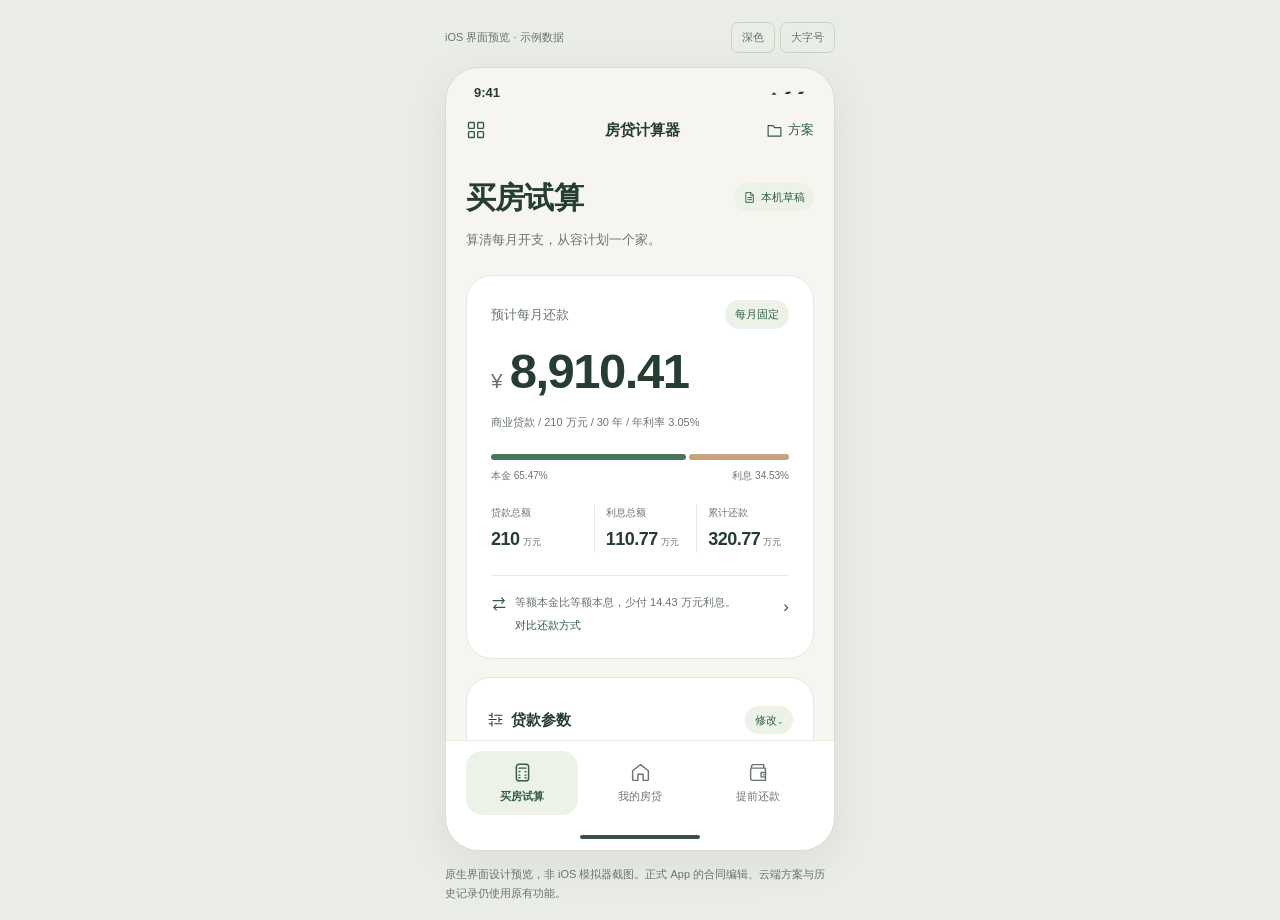
<file: Design/mortgage-v2/index.html>
<!doctype html>
<html lang="zh-CN">
<head>
<meta charset="utf-8">
<meta name="viewport" content="width=device-width,initial-scale=1">
<title>房贷 · iOS 新版界面预览</title>
<style>:root{color-scheme:light;font-family:-apple-system,BlinkMacSystemFont,"Segoe UI","Microsoft YaHei",sans-serif;background:#eaece6;color:#263d32}
*{box-sizing:border-box}body{margin:0;padding:22px 16px 18px}button,input,select{font:inherit}button{cursor:pointer;color:inherit}button:focus-visible,input:focus-visible,select:focus-visible{outline:2px solid #568b62;outline-offset:3px}[hidden]{display:none!important}.symbols{position:absolute;width:0;height:0;overflow:hidden}
.preview-tools{max-width:390px;margin:0 auto 14px;display:flex;justify-content:space-between;align-items:center;gap:12px;font-size:11px;color:#68756b}.preview-tools>div{display:flex;gap:5px}.preview-tools button{padding:7px 10px;border:1px solid #cbd2c7;border-radius:7px;background:transparent;font-size:11px;white-space:nowrap}.preview-tools button[aria-pressed=true]{background:#315e48;color:#fff;border-color:#315e48}
.phone{--bg:#f6f5f0;--surface:#fff;--input:#f5f5f0;--ink:#263d32;--sub:#6b756d;--line:#e7e9e1;--accent:#315e48;--tint:#edf2e8;--series1:#48765a;--series2:#a6743a;position:relative;display:flex;flex-direction:column;background:var(--bg);color:var(--ink);width:390px;max-width:100%;height:min(844px,calc(100dvh - 116px));min-height:550px;margin:auto;border-radius:34px;overflow:hidden;border:1px solid #d8ddd4;box-shadow:0 12px 44px #1d382212;font-size:14px;line-height:1.5;isolation:isolate}
.phone.dark{color-scheme:dark;--bg:#171c19;--surface:#212823;--input:#2a332d;--ink:#ebf0e9;--sub:#b1bdb2;--line:#39453c;--accent:#b8d7b3;--tint:#2f4032;--series1:#a2c99e;--series2:#d4ac73}
svg{width:20px;height:20px;fill:none;stroke:currentColor;stroke-width:1.65;stroke-linecap:round;stroke-linejoin:round;flex-shrink:0}h1,h2,p{margin:0}button{background:transparent;border:0}h2{font-size:16px;font-weight:600}.status-bar{display:flex;align-items:center;justify-content:space-between;padding:15px 28px 8px;font-size:13px;flex-shrink:0}.status-bar span{font-size:12px;letter-spacing:2px}.app-toolbar{display:flex;align-items:center;justify-content:space-between;min-height:44px;padding:0 20px 5px;flex-shrink:0;font-size:15px;font-weight:600}.toolbar-icon{color:var(--accent);display:flex;width:53px}.app-toolbar button{display:flex;align-items:center;justify-content:flex-end;gap:5px;color:var(--accent);padding:9px 0;font-size:13px;font-weight:400}.app-toolbar button svg{width:17px;height:17px}
.app-scroll{overflow:auto;scrollbar-width:none;flex:1;min-height:0;padding:12px 20px 26px;display:flex;flex-direction:column;gap:18px}.app-scroll::-webkit-scrollbar{display:none}.app-scroll>*{flex-shrink:0}.page-heading{padding:8px 0}.page-heading>div{display:flex;justify-content:space-between;align-items:center;gap:12px}.page-heading h1{font-size:30px;font-weight:600;letter-spacing:-.8px}.page-heading p{font-size:13px;color:var(--sub);margin-top:10px}.draft-badge{font-size:11px;color:var(--accent);background:var(--tint);display:flex;align-items:center;gap:5px;padding:6px 9px;border-radius:40px;white-space:nowrap}.draft-badge svg{width:13px;height:13px}.panel{background:var(--surface);border:1px solid var(--line);border-radius:24px;padding:20px}.summary{border-radius:26px;padding:24px;display:flex;flex-direction:column;gap:22px}.payment-caption{display:flex;justify-content:space-between;align-items:center;gap:8px;font-size:13px;color:var(--sub)}.pill{display:inline-flex;justify-content:center;align-items:center;padding:6px 10px;border-radius:30px;color:var(--accent);background:var(--tint);font-size:11px;font-weight:500;white-space:nowrap}.monthly{display:flex;align-items:baseline;gap:7px;margin-top:-6px;line-height:1.1;font-variant-numeric:tabular-nums}.monthly>span{font-size:21px;color:var(--sub);font-weight:500}.monthly strong{font-family:ui-rounded,"SF Pro Rounded",-apple-system,BlinkMacSystemFont,"Segoe UI",sans-serif;font-size:49px;letter-spacing:-1.5px;font-weight:600;white-space:nowrap}.meta{font-size:11px;line-height:1.6;color:var(--sub);margin-top:-6px}.cost-bar{display:flex;gap:3px;height:6px}.cost-bar span{border-radius:10px;background:var(--series1)}.cost-bar span+span{flex:1;background:var(--series2);opacity:.65}.bar-labels{display:flex;justify-content:space-between;margin-top:8px;font-size:10px;color:var(--sub)}.metrics{display:grid;grid-template-columns:repeat(3,minmax(0,1fr));gap:10px}.metric{min-width:0}.metric+.metric{border-left:1px solid var(--line);padding-left:11px}.metric>span{font-size:10px;color:var(--sub);display:block;margin-bottom:6px}.metric strong{font-size:18px;font-weight:600;font-variant-numeric:tabular-nums;letter-spacing:-.5px}.metric small{font-size:9px;color:var(--sub);margin-left:3px;white-space:nowrap}.insight{display:flex;align-items:flex-start;gap:8px;border-top:1px solid var(--line);padding:18px 0 0;text-align:left;min-height:44px;font-size:11px}.insight>svg{width:16px;height:16px;color:var(--accent);margin-top:2px}.insight>span:nth-child(2){flex:1;color:var(--sub)}.insight strong{display:block;color:var(--accent);font-weight:500;margin-top:7px}.insight>span:last-child{font-size:17px;color:var(--accent)}
.parameter-toggle{display:flex;justify-content:space-between;align-items:center;gap:12px;width:100%;min-height:44px;padding:0;text-align:left}.parameter-toggle>strong{display:flex;align-items:center;gap:7px;font-weight:600;font-size:15px}.parameter-toggle svg{width:17px;height:17px}.quick-facts{display:grid;grid-template-columns:repeat(3,minmax(0,1fr));gap:12px;margin-top:18px}.quick-facts>div>span{display:block;font-size:11px;color:var(--sub);margin-bottom:7px}.quick-facts strong{font-size:13px;font-variant-numeric:tabular-nums;font-weight:600}.quick-facts>p{font-size:12px;grid-column:1/-1;color:var(--sub)}.form-fields{display:flex;flex-direction:column;gap:18px;margin-top:16px;border-top:1px solid var(--line);padding-top:20px}.field{display:block;font-size:12px;color:var(--sub)}.field>span{display:block;margin-bottom:8px}.field input,.field select{display:block;width:100%;min-width:0;color:var(--ink);background:var(--input);border:0;border-radius:13px;padding:12px;font-size:16px;font-variant-numeric:tabular-nums;min-height:46px}.field input[type=range]{padding:0;accent-color:var(--accent);background:transparent}.form-row{display:grid;grid-template-columns:1fr 1fr;gap:12px}.seg{display:flex;padding:4px;gap:4px;border-radius:14px;background:var(--input)}.seg button{flex:1;min-height:44px;font-size:12px;border-radius:11px;color:var(--sub)}.seg button[aria-pressed=true]{background:var(--surface);color:var(--ink);font-weight:600}.form-caption,.chart-subtitle{font-size:11px;color:var(--sub);margin-top:6px}.primary{background:#315e48;color:#fff;border-radius:15px;padding:13px;width:100%;margin-top:22px;font-size:14px;font-weight:600}.choice{width:100%;text-align:left;background:var(--input);border-radius:16px;padding:14px;display:flex;gap:12px;align-items:center;font-size:13px;min-height:60px;border:1px solid transparent}.choice[aria-pressed=true]{background:var(--tint);border-color:var(--accent)}.choice>span{font-size:21px;color:var(--accent)}.choice small{display:block;font-size:11px;color:var(--sub);margin-top:5px;font-weight:400}
.chart-heading{display:flex;justify-content:space-between;align-items:center;gap:10px}.chart-heading button{min-height:36px}.legend{display:flex;gap:20px;margin:17px 0 8px;font-size:11px;color:var(--sub)}.legend>span{display:flex;gap:6px;align-items:center}.legend i{display:inline-block;width:18px;border-top:2px solid var(--series1)}.legend span+span i{border-color:var(--series2);border-top-style:dashed}.plot{display:block;width:100%;height:auto;stroke:none;overflow:visible}.plot text{fill:var(--sub);font-size:10px;stroke:none;font-variant-numeric:tabular-nums}.chart-hint{color:var(--sub);font-size:11px;margin:8px 0 14px}.chart-footer{border-top:1px solid var(--line);display:flex;justify-content:space-between;align-items:center;padding-top:8px;color:var(--sub);font-size:11px}.chart-footer button{padding:9px 0;color:var(--accent);font-weight:500}.invitation{background:var(--tint);border-radius:22px;padding:20px;display:flex;gap:13px;text-align:left}.invitation-icon{font-size:22px;background:var(--accent);color:var(--tint);border-radius:50%;width:30px;height:30px;line-height:30px;text-align:center;flex-shrink:0}.invitation>span+span{display:flex;flex-direction:column;gap:7px}.invitation strong{font-size:13px;font-weight:600}.invitation span span{font-size:11px;color:var(--sub)}.invitation b{font-size:11px;font-weight:600;color:var(--accent)}.app-scroll footer{font-size:10px;line-height:1.7;color:var(--sub);padding:0 3px}.app-scroll footer span{display:block;margin-top:10px}.bottom-nav{background:var(--surface);border-top:1px solid var(--line);display:flex;gap:6px;padding:10px 20px 8px;flex-shrink:0}.bottom-nav button{display:flex;align-items:center;justify-content:center;flex-direction:column;gap:5px;flex:1;min-height:64px;border-radius:16px;font-size:11px;color:var(--sub);padding:6px 3px}.bottom-nav button[aria-pressed=true]{background:var(--tint);color:var(--accent);font-weight:600}.bottom-nav svg{width:21px;height:21px}.home-indicator{height:27px;background:var(--surface);display:flex;align-items:center;justify-content:center;flex-shrink:0}.home-indicator span{width:120px;height:4px;background:var(--ink);border-radius:5px;opacity:.9}.progress-title{display:flex;justify-content:space-between;font-size:12px;margin-bottom:14px}.progress-track{height:6px;background:var(--line);border-radius:5px;overflow:hidden;margin-bottom:16px}.progress-track>span{display:block;height:100%;background:var(--accent)}.progress-stats{display:flex;justify-content:space-between;font-size:12px;margin-top:10px;color:var(--sub)}.progress-stats b{font-weight:500;color:var(--ink)}.preview-note{font-size:11px;line-height:1.7;max-width:390px;margin:14px auto 0;color:#6b756d}.error{font-size:12px;color:#a53630;background:#a5363010;padding:14px;border-radius:14px}
dialog{color:var(--ink);background:var(--bg);width:calc(100% - 28px);max-width:390px;border:1px solid var(--line);border-radius:24px;padding:0;max-height:80vh}dialog::backdrop{background:#172a2666}.sheet-header{display:flex;align-items:center;justify-content:space-between;padding:20px;background:var(--surface);position:sticky;top:0;border-bottom:1px solid var(--line)}.sheet-header button{color:var(--accent);min-height:40px}.sheet-content{padding:20px;font-size:12px}.comparison{display:grid;grid-template-columns:1fr 1fr;gap:12px}.comparison>article{background:var(--surface);border:1px solid var(--line);border-radius:20px;padding:15px}.comparison h3{font-size:15px;margin:0 0 7px}.comparison .payment{font-size:19px;font-weight:600;margin:20px 0;font-variant-numeric:tabular-nums}.comparison p{color:var(--sub);margin-top:14px;font-size:11px}.comparison p b{display:block;color:var(--ink);font-size:13px;margin-top:4px;font-weight:500}.comparison button{margin-top:18px;min-height:44px;width:100%;border-radius:12px;background:var(--tint);color:var(--accent)}.sheet-content table{width:100%;border-collapse:collapse;font-size:11px;font-variant-numeric:tabular-nums}.sheet-content th,.sheet-content td{text-align:right;padding:12px 5px;border-bottom:1px solid var(--line)}.sheet-content th:first-child,.sheet-content td:first-child{text-align:left}.sheet-content caption{text-align:left;font-size:11px;color:var(--sub);margin-bottom:12px}.sheet-content>p{color:var(--sub);line-height:1.7}
.large-text .phone{font-size:18px}.large-text .phone h1{font-size:38px}.large-text .page-heading>div{flex-wrap:wrap}.large-text .page-heading p,.large-text .meta{font-size:16px}.large-text .payment-caption{font-size:17px;flex-wrap:wrap}.large-text .metrics,.large-text .quick-facts{display:flex;flex-direction:column;gap:18px}.large-text .metric+.metric{border-left:0;padding-left:0}.large-text .metric>span,.large-text .quick-facts>div>span{font-size:15px}.large-text .metric strong{font-size:24px}.large-text .metric small{font-size:14px}.large-text .insight,.large-text .pill{font-size:14px}.large-text .bottom-nav{flex-direction:column;padding-top:8px}.large-text .bottom-nav button{flex-direction:row;gap:12px;font-size:17px;min-height:44px}.large-text .parameter-toggle{flex-wrap:wrap}.large-text .parameter-toggle>strong{font-size:19px}.large-text .quick-facts strong{font-size:18px}.large-text .form-row{grid-template-columns:1fr}
@media(max-width:430px){body{padding:12px 8px}.phone{border-radius:25px}.preview-tools{font-size:10px}.preview-tools button{padding:6px 8px}.monthly strong{font-size:clamp(30px,11vw,49px)}.summary{padding:22px}.phone{height:min(844px,calc(100dvh - 96px))}.comparison{grid-template-columns:1fr}.preview-note{padding:0 8px}}@media(prefers-reduced-motion:no-preference){button{transition:background .15s,color .15s}button:active{opacity:.7}}
</style>
</head>
<body>
<svg class="symbols" aria-hidden="true" xmlns="http://www.w3.org/2000/svg"><defs>
<symbol id="home" viewBox="0 0 24 24"><path d="m3 10 9-7 9 7v10a1 1 0 0 1-1 1h-5v-7H9v7H4a1 1 0 0 1-1-1Z"/></symbol>
<symbol id="calc" viewBox="0 0 24 24"><rect x="5" y="2.5" width="14" height="19" rx="3"/><path d="M8 7h8M8 11h1m6 0h1m-8 4h1m6 0h1m-8 3h1m6 0h1"/></symbol>
<symbol id="wallet" viewBox="0 0 24 24"><path d="M4 7V5a2 2 0 0 1 2-2h12v4M4 7h16v14H5a2 2 0 0 1-2-2V9a2 2 0 0 1 2-2Zm16 5h-5v5h5m-2-2.5h.1"/></symbol>
<symbol id="folder" viewBox="0 0 24 24"><path d="M3 7V5h7l2 3h9v12H3Z"/></symbol>
<symbol id="grid" viewBox="0 0 24 24"><rect x="3" y="3" width="7" height="7" rx="1"/><rect x="14" y="3" width="7" height="7" rx="1"/><rect x="3" y="14" width="7" height="7" rx="1"/><rect x="14" y="14" width="7" height="7" rx="1"/></symbol>
<symbol id="sliders" viewBox="0 0 24 24"><path d="M3 6h4m4 0h10M3 12h10m4 0h4M3 18h4m4 0h10M7 3v6m10 0v6M7 15v6"/></symbol>
<symbol id="arrow" viewBox="0 0 24 24"><path d="M5 12h14m-5-5 5 5-5 5"/></symbol>
<symbol id="compare" viewBox="0 0 24 24"><path d="M3 7h17m-4-4 4 4-4 4M21 17H4m4-4-4 4 4 4"/></symbol>
<symbol id="doc" viewBox="0 0 24 24"><path d="M6 3h9l4 4v14H6ZM14 3v5h5M9 12h7m-7 4h7"/></symbol>
</defs></svg>
<div class="preview-tools"><span>iOS 界面预览 · 示例数据</span><div><button type="button" id="theme-toggle" aria-pressed="false">深色</button><button type="button" id="text-toggle" aria-pressed="false">大字号</button></div></div>
<div class="phone" id="phone">
  <div class="status-bar" aria-hidden="true"><strong>9:41</strong><span>▴ ▰ ▰</span></div>
  <header class="app-toolbar"><span class="toolbar-icon" aria-hidden="true"><svg><use href="#grid"/></svg></span><span>房贷计算器</span><button type="button" id="plans-button"><svg><use href="#folder"/></svg>方案</button></header>
  <main class="app-scroll" id="app-scroll">
    <div class="page-heading"><div><h1 id="scene-title">买房试算</h1><span class="draft-badge"><svg><use href="#doc"/></svg><span id="draft-label">本机草稿</span></span></div><p id="scene-subtitle">算清每月开支，从容计划一个家。</p></div>
    <p class="error" id="error" role="alert" hidden></p>
    <section class="summary panel" aria-label="还款测算结果" aria-live="polite">
      <div class="payment-caption"><span id="payment-title">预计每月还款</span><span class="pill" id="payment-badge">每月固定</span></div>
      <div class="monthly"><span>¥</span><strong id="monthly-value">8,910.41</strong></div>
      <p class="meta" id="payment-meta">商业贷款 / 210 万元 / 30 年 / 年利率 3.05%</p>
      <div id="cost-share"><div class="cost-bar" role="img" id="cost-bar"><span id="principal-bar"></span><span></span></div><div class="bar-labels"><span id="principal-ratio"></span><span id="interest-ratio"></span></div></div>
      <div class="metrics" id="metrics"></div>
      <button class="insight" type="button" id="compare-button"><svg><use href="#compare"/></svg><span><span id="insight-text"></span><strong id="compare-label">对比还款方式</strong></span><span aria-hidden="true">›</span></button>
    </section>
    <section class="panel parameters">
      <button class="parameter-toggle" type="button" id="parameter-toggle" aria-expanded="false"><strong><svg><use href="#sliders"/></svg><span id="parameters-title">贷款参数</span></strong><span class="pill" id="parameter-action">修改⌄</span></button>
      <div class="quick-facts" id="quick-facts"></div>
      <form id="parameter-form" hidden novalidate>
        <div class="form-fields" id="form-fields"></div>
        <button class="primary" type="button" id="collapse-button">完成设置</button>
        <p class="form-caption">修改即计算 · 此预览使用独立的示例数据</p>
      </form>
    </section>
    <section class="panel progress-panel" id="progress-panel" hidden></section>
    <section class="panel chart-panel"><div class="chart-heading"><h2 id="chart-title">本金还款走势</h2><button class="pill" type="button" id="schedule-button">还款明细 ›</button></div><p class="chart-subtitle" id="chart-subtitle">两种还款方式的剩余本金变化</p><div class="legend" id="legend"></div><svg class="plot" id="plot" viewBox="0 0 310 190" role="img" aria-label="剩余本金随期数变化"></svg><p class="chart-hint">按期计算，查看本金逐步还清的过程</p><div class="chart-footer"><span>单位：万元</span><button type="button" id="chart-data-button">查看数据 ›</button></div></section>
    <button class="invitation" type="button" id="invitation"><span class="invitation-icon" aria-hidden="true">↗</span><span><strong>提前还一笔，能省多少？</strong><span id="invitation-copy"></span><b>算算能省多少 →</b></span></button>
    <footer>按月计息，结果仅供参考。实际还款以银行合同、计息规则及审批为准。<br><span id="rates-date"></span></footer>
  </main>
  <nav class="bottom-nav" aria-label="房贷功能导航">
    <button type="button" data-scene="trial" aria-pressed="true"><svg><use href="#calc"/></svg><span>买房试算</span></button>
    <button type="button" data-scene="current" aria-pressed="false"><svg><use href="#home"/></svg><span>我的房贷</span></button>
    <button type="button" data-scene="prepayment" aria-pressed="false"><svg><use href="#wallet"/></svg><span>提前还款</span></button>
  </nav>
  <div class="home-indicator" aria-hidden="true"><span></span></div>
  <dialog id="sheet"><div class="sheet-header"><h2 id="sheet-title"></h2><button type="button" id="close-sheet">完成</button></div><div class="sheet-content" id="sheet-content"></div></dialog>
</div>
<p class="preview-note">原生界面设计预览，非 iOS 模拟器截图。正式 App 的合同编辑、云端方案与历史记录仍使用原有功能。</p>
<script>'use strict';
/* 房贷计算（changelog §102）。纯函数、不碰页面，页面和 tests/mortgage/check_calc.cjs 共用。
 *
 * 口径（和银行一致的地方、简化的地方都写在这里，页面的「怎么算的」照抄这几条）：
 * - 月利率 = 年利率 / 12。每期利息 = 剩余本金 × 月利率，四舍五入到分；最后一期把零头收干净。
 * - 等额本息：月供按剩余本金、剩余期数、当期利率现算，利率变了从那一期起重算月供。
 * - 等额本金：每期还本金 = 剩余本金 / 剩余期数（提前还款后重算），利息逐期递减。
 * - 提前还款记在某一期还完之后。「缩短年限」= 月供（等额本金是每期本金）不变、期数变少；
 *   「减少月供」= 期数不变、月供重算。
 * - 正在还的房贷：第 i 期用「上一期还款日」那天生效的利率（第 1 期用放款日）。银行在重定价那个月会按天拆开算，
 *   这里不拆，所以和银行 App 上的数会差一点点；页面上可以填银行 App 显示的剩余本金来校准。
 * - LPR 重定价：每年 1 月 1 日或放款日对应日，用重定价日所在月的上一个月公布的 5 年期以上 LPR，加上当时的加点。
 *   加点变了（比如 2023 年 9 月、2024 年 11 月银行批量下调存量房贷）从那天起就按新的加点。
 * - 公积金：利率调整后，存量贷款从次年 1 月 1 日起按新利率。
 */
(function (root) {
 const round2 = x => Math.round((x + (x >= 0 ? 1e-9 : -1e-9)) * 100) / 100;

 /* 等额本息的月供：本金 b、期数 n、月利率 r */
 function annuity(b, n, r) {
  if (n <= 0) return b;
  if (r === 0) return b / n;
  const f = Math.pow(1 + r, n);
  return b * r * f / (f - 1);
 }

 /* 月供 p 不变时，还完本金 b 要几期（等额本息「缩短年限」） */
 function monthsFor(b, p, r) {
  if (b <= 0) return 0;
  if (r === 0) return Math.ceil(b / p - 1e-9);
  if (p <= b * r) return Infinity;                 // 月供连利息都不够，永远还不完
  return Math.ceil(Math.log(p / (p - b * r)) / Math.log(1 + r) - 1e-9);
 }

 /* 通用的逐期计算。
  *   balance   起始本金          months   剩余期数        method  'equal'（等额本息）| 'principal'（等额本金）
  *   rateOf(i) 第 i 期的年利率（%），i 从 1 起            prepays [{after: 第几期还完之后, amount, mode: 'term' | 'payment'}]
  *   payment / part：接着算已经在还的贷款时，沿用当前的月供 / 每期本金（不传就现算）
  * 返回 {rows, interest, paid, months}；rows 每期 {n, rate, payment, principal, interest, balance, prepay}
  */
 function run({balance, months, method, rateOf, prepays = [], payment = null, part = null, limit = 1200}) {
  const rows = [];
  const byAfter = new Map();
  for (const p of prepays) {
   if (!(p.amount > 0) || !(p.after >= 0)) continue;
   if (!byAfter.has(p.after)) byAfter.set(p.after, []);
   byAfter.get(p.after).push(p);
  }
  let remaining = months, lastRate = null, interestSum = 0, paidSum = 0;
  balance = round2(balance);
  const applyPrepays = (after, r) => {
   let total = 0;
   for (const p of byAfter.get(after) || []) {
    const amount = round2(Math.min(p.amount, balance));
    if (amount <= 0) continue;
    balance = round2(balance - amount);
    total = round2(total + amount);
    if (balance <= 0) { remaining = 0; break; }
    if (p.mode === 'term') {
     if (method === 'equal') {
      if (payment == null) payment = round2(annuity(balance + amount, remaining, r));
      remaining = Math.min(remaining, monthsFor(balance, payment, r));
     } else {
      if (part == null) part = round2((balance + amount) / remaining);
      remaining = Math.min(remaining, Math.ceil(balance / part - 1e-9));
     }
    } else {
     payment = null;
     part = null;
    }
   }
   return total;
  };
  // 第 0 期之后的提前还款：接着算已经在还的贷款时，「现在马上还一笔」
  if (byAfter.has(0)) {
   const rate0 = rateOf(1);
   applyPrepays(0, rate0 / 1200);
  }
  for (let i = 1; balance > 0 && remaining > 0 && i <= limit; i++) {
   const rate = rateOf(i);
   const r = rate / 1200;
   if (method === 'equal') {
    // 只在利率真变了时重算：第一期 lastRate 还是空的，那时沿用的月供（缩短年限后的）不能被冲掉
    if (payment == null || lastRate != null && rate !== lastRate) payment = round2(annuity(balance, remaining, r));
   } else if (part == null) {
    part = round2(balance / remaining);
   }
   lastRate = rate;
   const interest = round2(balance * r);
   let principal = method === 'equal' ? round2(payment - interest) : part;
   if (principal >= balance || remaining === 1) principal = balance;
   if (principal < 0) principal = 0;                // 月供不够付利息（利率涨太多）：只付利息，本金不动
   balance = round2(balance - principal);
   remaining -= 1;
   interestSum = round2(interestSum + interest);
   paidSum = round2(paidSum + principal + interest);
   const row = {n: i, rate, payment: round2(principal + interest), principal, interest, balance, prepay: 0};
   row.prepay = applyPrepays(i, r);
   if (row.prepay) { row.balance = balance; paidSum = round2(paidSum + row.prepay); }
   rows.push(row);
  }
  return {rows, interest: interestSum, paid: paidSum, months: rows.length};
 }

 /* 新贷款：一笔（商贷或公积金）。rate 是年利率（%）。 */
 function loan({amount, months, rate, method, prepays = []}) {
  return run({balance: amount, months, method, rateOf: () => rate, prepays});
 }

 /* 几笔贷款（组合贷）按期加总 */
 function merge(results) {
  const n = Math.max(0, ...results.map(r => r.rows.length));
  const rows = [];
  for (let i = 0; i < n; i++) {
   const row = {n: i + 1, payment: 0, principal: 0, interest: 0, balance: 0, prepay: 0};
   for (const res of results) {
    const x = res.rows[i];
    if (!x) continue;
    row.payment = round2(row.payment + x.payment);
    row.principal = round2(row.principal + x.principal);
    row.interest = round2(row.interest + x.interest);
    row.balance = round2(row.balance + x.balance);
    row.prepay = round2(row.prepay + x.prepay);
    if (x.date) row.date = x.date;
   }
   rows.push(row);
  }
  return {rows, interest: round2(results.reduce((s, r) => s + r.interest, 0)),
   paid: round2(results.reduce((s, r) => s + r.paid, 0)), months: n};
 }

 /* ------------------------------------------------------------ 日期 */
 function parseDate(s) {
  const m = /^(\d{4})-(\d{2})-(\d{2})$/.exec(s || '');
  return m ? {y: +m[1], m: +m[2], d: +m[3]} : null;
 }
 const pad = n => (n < 10 ? '0' : '') + n;
 const fmt = ({y, m, d}) => `${y}-${pad(m)}-${pad(d)}`;
 const daysIn = (y, m) => new Date(Date.UTC(y, m, 0)).getUTCDate();
 /* 加几个月；31 号碰到小月落在月底（银行也是这样排还款日的） */
 function addMonths(s, k, day) {
  const p = parseDate(s);
  let y = p.y, m = p.m + k;
  y += Math.floor((m - 1) / 12);
  m = ((m - 1) % 12 + 12) % 12 + 1;
  return fmt({y, m, d: Math.min(day || p.d, daysIn(y, m))});
 }
 const cmp = (a, b) => (a < b ? -1 : a > b ? 1 : 0);   // YYYY-MM-DD 直接按字符串比

 /* 历史表 [{date, rate}]（按日期升序）里 date 那天生效的值 */
 function valueAt(table, date) {
  let v = null;
  for (const row of table) { if (cmp(row.date, date) <= 0) v = row.rate; else break; }
  return v;
 }
 /* 严格早于 date 的最近一个值（重定价看的是「之前」公布的） */
 function valueBefore(table, date) {
  let v = null;
  for (const row of table) { if (cmp(row.date, date) < 0) v = row.rate; else break; }
  return v;
 }

 // 2019-10-08 之前放的商贷是 2020 年从基准利率转成 LPR 的：转换时基准固定用 2019 年 12 月的 LPR 4.80%，
 // 加点 = 原利率 − 4.80%，2021 年才第一次重定价。之后放的一开始就是 LPR 定价。
 const CONVERTED_BEFORE = '2019-10-08', CONVERTED_BASE = 4.8, CONVERTED_FIRST_REPRICE = '2021-01-01';

 /* 正在还的一笔贷款：从放款到现在逐期算一遍，再往后算到结清。
  *   p = {kind: 'commercial' | 'fund', amount, months, start（放款日）, firstDue（首次还款日，空 = 放款日后一个月）,
  *        method, rateMode: 'lpr' | 'fixed'（商贷）, bp（加点，基点）, rate（固定利率，或公积金的起始利率，%），
  *        reprice: 'jan1' | 'anniv', changes: [{date, bp}（商贷 LPR）或 {date, rate}（其余）], prepays: [{date, amount, mode}],
  *        bankBalance（银行 App 上的剩余本金，可空）}
  *   env = {today, lpr: [{date, rate}], fund: [{date, rate}], scenarioLpr（下次重定价起的 LPR，空 = 按最新一期不变）,
  *          extra: [{after: 现在之后第几期, amount, mode}]（打算提前还的，after = 0 是马上还）}
  */
 function current(p, env) {
  const firstDue = p.firstDue || addMonths(p.start, 1);
  const dueDay = parseDate(firstDue).d;
  const due = i => addMonths(firstDue, i - 1, dueDay);
  const accrual = i => (i <= 1 ? p.start : due(i - 1));
  const changes = (p.changes || []).filter(c => parseDate(c.date)).sort((a, b) => cmp(a.date, b.date));
  const lpr = env.lpr || [], fund = env.fund || [];
  const latestLpr = lpr.length ? lpr[lpr.length - 1].rate : null;
  const s = parseDate(p.start);
  const converted = p.kind === 'commercial' && p.rateMode === 'lpr' && cmp(p.start, CONVERTED_BEFORE) < 0;
  const anniv = y => fmt({y, m: s.m, d: Math.min(s.d, daysIn(y, s.m))});
  const repriceIn = y => (p.reprice === 'anniv' ? anniv(y) : `${y}-01-01`);
  const firstAllowed = converted ? CONVERTED_FIRST_REPRICE : null;
  const valid = r => cmp(r, p.start) > 0 && (!firstAllowed || cmp(r, firstAllowed) >= 0);

  // date 那天之前（含当天）最近的重定价日；没有就是 null（还在放款时的利率上）
  function lastReprice(date) {
   const y = parseDate(date).y;
   for (const cand of [repriceIn(y), repriceIn(y - 1)]) if (cmp(cand, date) <= 0 && valid(cand)) return cand;
   return null;
  }
  function nextReprice(date) {
   const y = parseDate(date).y;
   for (const cand of [repriceIn(y), repriceIn(y + 1), repriceIn(y + 2)]) if (cmp(cand, date) > 0 && valid(cand)) return cand;
   return null;
  }
  const changed = (base, key, date) => { for (const c of changes) if (c[key] != null && cmp(c.date, date) <= 0) base = c[key]; return base; };

  // 公积金只有起始利率和官方 5 年以上首套那一档一样时才自动跟着调（二套、5 年以下档位不同，靠手动记调整）
  const fundStart = valueAt(fund, p.start);
  const fundAuto = p.kind === 'fund' && (p.rate == null || fundStart != null && Math.abs(p.rate - fundStart) < 1e-9);

  function rateAt(date, future) {
   if (p.kind === 'fund') {
    let rate = p.rate != null ? p.rate : fundStart;
    // 存量公积金贷款在调整后的次年 1 月 1 日起执行新利率
    const jan = `${parseDate(date).y}-01-01`;
    if (fundAuto && cmp(jan, p.start) > 0) { const v = valueBefore(fund, jan); if (v != null) rate = v; }
    return changed(rate, 'rate', date);
   }
   if (p.rateMode === 'fixed') return changed(p.rate, 'rate', date);
   // 商贷 LPR：基准 = 最近一次重定价时的 LPR（还没重定价过就是放款时的），加点按当天生效的
   const bp = changed(p.bp || 0, 'bp', date);
   const rp = lastReprice(date);
   let base;
   if (rp && future && env.scenarioLpr != null && cmp(rp, env.today) > 0) base = env.scenarioLpr;
   else if (rp) base = valueBefore(lpr, rp.slice(0, 8) + '01');   // 重定价日所在月的上一个月公布的那期
   else base = converted ? CONVERTED_BASE : valueAt(lpr, p.start);
   if (base == null) base = latestLpr;
   return Math.round((base + bp / 100) * 10000) / 10000;
  }

  // 已经还过的提前还款，记在它之前最近一期还款之后
  const afterIndex = date => { let k = 0; while (k < p.months && cmp(due(k + 1), date) <= 0) k++; return k; };
  const past = (p.prepays || []).filter(x => parseDate(x.date) && x.amount > 0)
   .map(x => ({after: afterIndex(x.date), amount: x.amount, mode: x.mode || 'term'}));
  const full = run({balance: p.amount, months: p.months, method: p.method,
   rateOf: i => rateAt(accrual(i), false), prepays: past});
  full.rows.forEach(row => { row.date = due(row.n); });

  const paidCount = full.rows.filter(row => cmp(row.date, env.today) <= 0).length;
  const done = full.rows.slice(0, paidCount);
  const computedBalance = done.length ? done[done.length - 1].balance : round2(p.amount);
  const balance = p.bankBalance > 0 ? round2(p.bankBalance) : computedBalance;
  const remainingMonths = full.rows.length - paidCount;   // 缩短年限的提前还款会让它比合同少

  function project(extra) {
   if (balance <= 0 || remainingMonths <= 0) return {rows: [], interest: 0, paid: 0, months: 0};
   const res = run({balance, months: remainingMonths, method: p.method,
    rateOf: i => rateAt(accrual(paidCount + i), true), prepays: extra || []});
   res.rows.forEach(row => { row.n += paidCount; row.date = due(row.n); });
   return res;
  }
  const future = project([]);
  const next = nextReprice(env.today);
  return {
   paidCount, total: p.months, history: done,
   paidInterest: round2(done.reduce((sum, r) => sum + r.interest, 0)),
   paidPrincipal: round2(p.amount - computedBalance),
   computedBalance, balance, remainingMonths,
   rateNow: rateAt(accrual(paidCount + 1), false),
   paymentNow: future.rows.length ? future.rows[0].payment : 0,
   future, withExtra: env.extra && env.extra.length ? project(env.extra) : null,
   nextReprice: next, rateAfterReprice: next ? rateAt(next, true) : null, latestLpr,
   endDate: future.rows.length ? future.rows[future.rows.length - 1].date : (done.length ? done[done.length - 1].date : null),
  };
 }

 const api = {round2, annuity, monthsFor, run, loan, merge, current, addMonths, valueAt, valueBefore, parseDate};
 if (typeof module === 'object' && module.exports) module.exports = api;
 else root.MortgageCalc = Object.freeze(api);
})(typeof self !== 'undefined' ? self : this);
</script><script>'use strict';
/* 房贷用到的利率历史（changelog §102）。只记变化的那几期，按日期升序；页面和 tests/check_mortgage_calc.cjs 共用。
 *
 * ⚠ 新的一期 LPR 变了（每月 20 日公布，节假日顺延）或公积金利率调了，就在这里加一行，再把 AS_OF 改成核对的日期。
 *   页面上「最新 LPR」「公积金利率」的默认值都从这里取；页面也会提示「利率表截至 AS_OF」。
 *
 * LPR：5 年期以上，全国银行间同业拆借中心每月公布。2019-08-20 起；在这之前放的商贷 2020 年转成了 LPR + 加点。
 *   2026-10-27 核对（逐月历史表 xa.bendibao.com/fangchan/2024223/124350.shtm；2024-10 那次按央行公告是 21 日）：
 *   2025-05-20 之后到 2026-10-20 每月都是 3.5%。
 * 公积金：5 年以上首套。存量贷款在调整后的次年 1 月 1 日起执行。
 *   2015-08-26 3.25%；2022-10-01 3.1%；2024-05-18 2.85%；2025-05-08 2.6%（2026-10-27 核对）。
 *   5 年及以下、二套是另外几档（现在 2.1% / 二套 5 年以上 3.075%），用到的时候在页面上直接填利率。
 */
(function (root) {
 const AS_OF = '2026-10-20';
 const LPR = [
  {date: '2019-08-20', rate: 4.85},
  {date: '2019-11-20', rate: 4.8},
  {date: '2020-02-20', rate: 4.75},
  {date: '2020-04-20', rate: 4.65},
  {date: '2022-01-20', rate: 4.6},
  {date: '2022-05-20', rate: 4.45},
  {date: '2022-08-22', rate: 4.3},
  {date: '2023-06-20', rate: 4.2},
  {date: '2024-02-20', rate: 3.95},
  {date: '2024-07-22', rate: 3.85},
  {date: '2024-10-21', rate: 3.6},
  {date: '2025-05-20', rate: 3.5},
 ];
 const FUND = [
  {date: '2015-08-26', rate: 3.25},
  {date: '2022-10-01', rate: 3.1},
  {date: '2024-05-18', rate: 2.85},
  {date: '2025-05-08', rate: 2.6},
 ];
 const api = {AS_OF, LPR, FUND};
 if (typeof module === 'object' && module.exports) module.exports = api;
 else root.MortgageRates = Object.freeze(api);
})(typeof self !== 'undefined' ? self : this);
</script><script>/* Native input/output adapter. The calculation functions and rate history are the unchanged PWA files. */
(function (root) {
 'use strict';
 const C = root.MortgageCalc, R = root.MortgageRates;
 const defaults = {
  new: {v:1,type:'commercial',by:'price',price:300,down:30,amount:210,fundAmount:60,lpr:R.LPR.at(-1).rate,bp:-45,fundRate:R.FUND.at(-1).rate,years:30,method:'equal',preMonth:36,preAmount:20,prePart:'commercial'},
  current: {v:1,parts:[part()],extraAmount:10,extraWhen:'0',extraPart:0,scenarioLpr:''}
 };
 function part() { return {kind:'commercial',amount:100,years:30,start:'',firstDue:'',method:'equal',rateMode:'lpr',bp:-30,rate:'',reprice:'jan1',changes:[],prepays:[],bank:''}; }
 const num = x => x === '' || x == null ? NaN : Number(x);
 const dateOK = s => {
  if (!/^\d{4}-\d{2}-\d{2}$/.test(s || '')) return false;
  const d = new Date(s + 'T00:00:00Z'); return !isNaN(d) && d.toISOString().slice(0,10) === s;
 };
 const check = (ok, message) => { if (!ok) throw new Error(message); };
 function calculate(kind, raw, today) {
  const s = Object.assign({}, defaults[kind], raw || {});
  if (kind === 'new') {
   const total = s.by === 'price' ? num(s.price)*(1-num(s.down)/100)*1e4 : num(s.amount)*1e4;
   const months = Math.round(num(s.years)*12), cr = Math.round((num(s.lpr)+num(s.bp)/100)*10000)/10000;
   check(total > 0 && Number.isFinite(total), '请填写有效贷款金额或房价、首付比例');
   check(s.by !== 'price' || num(s.down) >= 0 && num(s.down) < 100, '首付比例应在 0 到 100% 之间');
   check(months >= 1 && months <= 360, '期限应在 1 到 30 年之间');
   let parts = s.type === 'fund' ? [{kind:'fund',amount:total,rate:num(s.fundRate)}] : [{kind:'commercial',amount:total,rate:cr}];
   if (s.type === 'combo') {
    const f = Math.min(num(s.fundAmount)*1e4,total); check(f>0,'请填写公积金贷款金额');
    parts = [{kind:'commercial',amount:total-f,rate:cr},{kind:'fund',amount:f,rate:num(s.fundRate)}].filter(x=>x.amount>0);
   }
   parts.forEach(p=>check(p.rate>=0 && p.rate<20,'年利率应在 0 到 20% 之间'));
   const sum = (method,pre) => C.merge(parts.map(p=>C.loan({amount:p.amount,months,rate:p.rate,method,prepays:pre&&p.kind===pre.kind?[pre]:[]})));
   const equal = sum('equal'), principal = sum('principal'), base = s.method==='principal'?principal:equal;
   const after = Math.round(num(s.preMonth)), amount = num(s.preAmount)*1e4;
   const target = parts.find(x=>x.kind===s.prePart)||parts[0];
   let term = null, payment = null, savedMonths = null;
   if (amount>0 && after>=1 && after<months) {
    term = sum(s.method,{after,amount,kind:target.kind,mode:'term'});
    payment = sum(s.method,{after,amount,kind:target.kind,mode:'payment'});
    const one = C.loan({amount:target.amount,months,rate:target.rate,method:s.method});
    const short = C.loan({amount:target.amount,months,rate:target.rate,method:s.method,prepays:[{after,amount,mode:'term'}]});
    savedMonths = one.months-short.months;
   }
   return {kind,total,base,equal,principal,term,payment,savedMonths,after,parts,asOf:R.AS_OF};
  }
  check(dateOK(today),'当前日期无效');
  const parts = (Array.isArray(s.parts)&&s.parts.length?s.parts:[part()]).slice(0,2);
  const qs = parts.map(p=>{
   const lpr=p.kind==='commercial'&&p.rateMode==='lpr';
   const q={kind:p.kind,amount:num(p.amount)*1e4,months:Math.round(num(p.years)*12),start:p.start,firstDue:p.firstDue||'',method:p.method,
    rateMode:p.kind==='commercial'?p.rateMode:'fund',bp:num(p.bp)||0,rate:p.rate===''||p.rate==null?(p.kind==='fund'?null:NaN):num(p.rate),reprice:p.reprice,
    changes:(p.changes||[]).filter(c=>dateOK(c.date)&&c.value!==''&&c.value!=null&&Number.isFinite(num(c.value))).map(c=>lpr?{date:c.date,bp:num(c.value)}:{date:c.date,rate:num(c.value)}),
    prepays:(p.prepays||[]).filter(x=>dateOK(x.date)&&num(x.amount)>0).map(x=>({date:x.date,amount:num(x.amount)*1e4,mode:x.mode||'term'})),bankBalance:num(p.bank)>0?num(p.bank):0};
   check(q.amount>0&&Number.isFinite(q.amount),'请填写贷款金额'); check(q.months>=1&&q.months<=360,'期限应在 1 到 30 年之间');
   check(dateOK(q.start)&&q.start<=today,'放款日期应是有效的过去日期');
   check(!q.firstDue || dateOK(q.firstDue)&&q.firstDue>q.start,'首次还款日应在放款日之后');
   check(q.kind==='commercial'&&q.rateMode==='lpr' || q.rate===null&&q.kind==='fund' || q.rate>=0&&q.rate<20,'请填写正确的年利率');
   if(q.kind==='fund'&&q.rate===null)check(C.valueAt(R.FUND,q.start)!==null,'此放款日期没有公积金历史利率，请手填起始利率');
   if(q.kind==='commercial'&&q.rateMode==='lpr')check(q.start>='2015-10-24','该放款日期过早，请选固定利率并用银行剩余本金校准');
   return q;
  });
  const scenario = s.scenarioLpr===''||s.scenarioLpr==null?null:num(s.scenarioLpr);
  check(scenario===null || scenario>=0&&scenario<20,'情景 LPR 应在 0 到 20% 之间');
  const env = extra=>({today,lpr:R.LPR,fund:R.FUND,scenarioLpr:scenario,extra});
  const results=qs.map(q=>C.current(q,env([])));
  const i=Math.min(Math.max(0,Number(s.extraPart)||0),qs.length-1), after=Math.max(0,Math.round(num(s.extraWhen)||0)), amount=num(s.extraAmount)*1e4;
  const extra = mode=>C.merge(qs.map((q,k)=>k===i?C.current(q,env([{after,amount,mode}])).withExtra:results[k].future).filter(Boolean));
  return {kind,parts:results,base:C.merge(results.map(r=>r.future)),total:results.reduce((sum,r)=>sum+r.balance,0),
   term:amount>0?extra('term'):null,payment:amount>0?extra('payment'):null,after,asOf:R.AS_OF};
 }
 root.NativeMortgage = {
  defaults:()=>JSON.stringify(defaults), part:()=>JSON.stringify(part()),
  calculate:(kind,data,today)=>JSON.stringify(calculate(kind,JSON.parse(data),today))
 };
})(this);
</script><script>(() => {
  'use strict';
  const $ = id => document.getElementById(id);
  const drafts = JSON.parse(NativeMortgage.defaults());
  // The preview contract is deliberately a labelled example; never read an account or cloud draft.
  drafts.current.parts[0] = {...JSON.parse(NativeMortgage.part()), amount:210, start:'2021-06-15', bp:-45};
  let scene = 'trial', kind = 'new', strategy = 'term', expanded = false, calculation;
  const titles = {trial:'买房试算',current:'我的房贷',prepayment:'提前还款'};
  const subtitles = {trial:'算清每月开支，从容计划一个家。',current:'从放款到结清，看清你的还款进度。',prepayment:'少付多少利息，早多久还清。'};
  const money = n => Number(n).toLocaleString('zh-CN',{minimumFractionDigits:2,maximumFractionDigits:2});
  const num = n => Number(n).toLocaleString('zh-CN',{maximumFractionDigits:2});
  const wan = n => num(n/10000);
  const esc = s => String(s).replace(/[&<>"']/g,c=>({'&':'&amp;','<':'&lt;','>':'&gt;','"':'&quot;',"'":'&#39;'}[c]));
  const typeName = t => ({commercial:'商业贷款',fund:'公积金贷款',combo:'组合贷款'})[t];
  const methodName = t => t==='principal'?'等额本金':'等额本息';
  const resultKey = () => scene==='prepayment' ? strategy : 'base';
  const saved = key => Math.max(0,calculation.base.interest-calculation[key].interest);
  const savedMonths = key => Math.max(0,kind==='new'&&key==='term'?calculation.savedMonths:calculation.base.months-calculation[key].months);
  function payment(key=resultKey()) { return calculation[key]?.rows[scene==='prepayment'?calculation.after:0]?.payment || 0; }
  function metric(title,value,unit) { return `<div class="metric"><span>${title}</span><strong>${esc(value)}</strong><small>${unit}</small></div>`; }
  function fact(title,value) { return `<div><span>${title}</span><strong>${esc(value)}</strong></div>`; }
  function showScene(next) {
    scene=next;
    if(scene==='trial')kind='new';
    if(scene==='current')kind='current';
    expanded=scene==='prepayment';
    render(true);
    $('app-scroll').scrollTop=0;
  }
  function render(form=false) {
    $('scene-title').textContent=titles[scene];
    $('scene-subtitle').textContent=subtitles[scene];
    $('draft-label').textContent=kind==='current'?'示例合同':'本机草稿';
    document.querySelectorAll('[data-scene]').forEach(b=>b.setAttribute('aria-pressed',b.dataset.scene===scene));
    const d=drafts[kind], pre=scene==='prepayment';
    try {
      calculation=JSON.parse(NativeMortgage.calculate(kind,JSON.stringify(d),'2026-11-11'));
      if(pre&&!calculation[strategy])throw new Error('请设置有效的提前还款金额和时间。');
      $('error').hidden=true;
      document.querySelector('.summary').hidden=false;
      document.querySelector('.chart-panel').hidden=false;
      const result=calculation[resultKey()];
      $('payment-title').textContent=pre?'提前还款后月供':kind==='current'?'预计下期还款':d.method==='principal'?'预计首月还款':'预计每月还款';
      $('payment-badge').textContent=pre?(strategy==='term'?'缩短年限':'减少月供'):kind==='current'?'按合同测算':d.method==='principal'?'逐月递减':'每月固定';
      $('monthly-value').textContent=money(payment());
      const rate=d.type==='fund'?Number(d.fundRate):Number(d.lpr)+Number(d.bp)/100;
      let meta=kind==='current'?`1 笔合同 / 未来 ${result.months} 期 / 含历史利率调整`:`${typeName(d.type)} / ${wan(calculation.total)} 万元 / ${d.years} 年 / ${d.type==='combo'?'分笔计息':'年利率 '+num(rate)+'%'}`;
      if(pre) {
        const planned=Number(kind==='current'?d.extraAmount:d.preAmount)*10000;
        const actual=kind==='current'&&calculation.after===0?Math.min(planned,calculation.parts[Number(d.extraPart)||0].balance):(result.rows.find(r=>r.n===calculation.after)?.prepay||0);
        meta=`实际提前还 ${wan(actual)} 万元 / ${calculation.after===0?'现在还款':'第 '+calculation.after+' 期后'} / 第 ${calculation.after+1} 期起`;
        if(Math.abs(planned-actual)>.01)meta+=` / 计划 ${wan(planned)} 万元`;
      }
      $('payment-meta').textContent=meta;
      $('cost-share').hidden=pre||kind==='current';
      const fraction=calculation.total/(calculation.total+result.interest);
      $('principal-bar').style.width=`${fraction*100}%`;
      $('principal-ratio').textContent=`本金 ${num(fraction*100)}%`;
      $('interest-ratio').textContent=`利息 ${num((1-fraction)*100)}%`;
      $('cost-bar').setAttribute('aria-label',`本金占累计还款的 ${num(fraction*100)}%，其余为利息`);
      if(pre) $('metrics').innerHTML=metric('节省利息',wan(saved(strategy)),'万元')+metric(kind==='new'&&d.type==='combo'&&strategy==='term'?'目标贷款缩短':'提前还清',savedMonths(strategy),'个月')+metric(kind==='current'?'未来还款':'累计还款',wan(calculation.total+result.interest),'万元');
      else if(kind==='current') $('metrics').innerHTML=metric('剩余本金',wan(calculation.total),'万元')+metric('已付利息',wan(calculation.parts.reduce((s,p)=>s+p.paidInterest,0)),'万元')+metric('未来利息',wan(result.interest),'万元');
      else $('metrics').innerHTML=metric('贷款总额',wan(calculation.total),'万元')+metric('利息总额',wan(result.interest),'万元')+metric('累计还款',wan(calculation.total+result.interest),'万元');
      $('insight-text').textContent=pre?(strategy==='term'?(kind==='new'&&d.type==='combo'?'缩短的是所选贷款，组合贷整体结清时间可能不变。':'月供或每期本金基本不变，更早还清所选贷款。'):'保留剩余期数，给每月开支留一点余地。'):kind==='current'?'未来按现有利率表推算，可用银行剩余本金校准。':`等额本金比等额本息，少付 ${wan(calculation.equal.interest-calculation.principal.interest)} 万元利息。`;
      $('compare-label').textContent=pre?'比较两种还法':kind==='current'?'查看还款计划':'对比还款方式';
      $('quick-facts').innerHTML=kind==='new'&&!pre?fact('贷款金额',wan(calculation.total)+' 万')+fact('贷款年限',d.years+' 年')+fact(d.type==='combo'?'贷款类型':'年利率',d.type==='combo'?'组合贷款':num(rate)+'%'):`<p>${kind==='current'?'1 笔示例合同 · 历史调整与还款记录':'沿用当前贷款，调整提前还款金额和时间'}</p>`;
      $('progress-panel').hidden=scene!=='current';
      if(scene==='current') {
        const p=calculation.parts[0];
        $('progress-panel').innerHTML=`<div class="progress-title"><strong>合同 1 的还款进度</strong><span>${p.paidCount} / ${p.total} 期</span></div><div class="progress-track"><span style="width:${p.paidCount/p.total*100}%"></span></div><div class="progress-stats"><span>已还本金</span><b>${money(p.paidPrincipal)} 元</b></div><div class="progress-stats"><span>当前利率</span><b>${num(p.rateNow)}%</b></div>`;
      }
      drawChart();
      $('invitation').hidden=pre;
      $('invitation-copy').textContent=calculation.term?`按当前提前还款设置，缩短年限可少付 ${wan(saved('term'))} 万元利息。`:'选个时间和金额，看看利息能少多少。';
      $('rates-date').textContent=`默认利率表截至 ${calculation.asOf}，非实时报价，可手动修改。`;
    } catch(e) {
      $('error').hidden=false;$('error').textContent=e.message;
      document.querySelector('.summary').hidden=true;document.querySelector('.chart-panel').hidden=true;
      $('invitation').hidden=true;$('progress-panel').hidden=true;expanded=true;
    }
    $('parameters-title').textContent=pre?'提前还款设置':kind==='current'?'贷款合同':'贷款参数';
    $('parameter-action').textContent=expanded?'收起⌃':'修改⌄';
    $('parameter-toggle').setAttribute('aria-expanded',expanded);
    $('parameter-form').hidden=!expanded;$('quick-facts').hidden=expanded;
    if(form)renderForm();
  }
  function input(key,title,value,type='number',attr='') {
    return `<label class="field"><span>${title}</span><input data-field="${key}" type="${type}" value="${esc(value)}" ${attr}></label>`;
  }
  function select(key,title,value,options) {
    return `<label class="field"><span>${title}</span><select data-field="${key}">${options.map(([id,name])=>`<option value="${id}" ${String(value)===id?'selected':''}>${name}</option>`).join('')}</select></label>`;
  }
  function renderForm() {
    const d=drafts[kind];let content='';
    if(scene==='prepayment') {
      content+=select('source','基于哪份贷款计算',kind,[['new','买房试算'],['current','我的房贷（示例合同）']]);
      content+=input(kind==='new'?'preAmount':'extraAmount','计划提前还（万元）',kind==='new'?d.preAmount:d.extraAmount,'number','min="0" step="1"');
      content+=input(kind==='new'?'preMonth':'extraWhen',kind==='new'?'还满多少期后':'现在之后第几期（0 = 马上）',kind==='new'?d.preMonth:d.extraWhen,'number','min="0" step="1"');
      if(kind==='new'&&d.type==='combo')content+=select('prePart','提前还哪一笔',d.prePart,[['commercial','商业贷款'],['fund','公积金贷款']]);
      content+=`<button type="button" class="choice" data-strategy="term" aria-pressed="${strategy==='term'}"><span>${strategy==='term'?'◉':'○'}</span><strong>缩短年限<small>月供或每期本金基本不变，更早还清</small></strong></button><button type="button" class="choice" data-strategy="payment" aria-pressed="${strategy==='payment'}"><span>${strategy==='payment'?'◉':'○'}</span><strong>减少月供<small>保留剩余期数，每月压力更小</small></strong></button>`;
    } else if(kind==='new') {
      content+=select('type','贷款类型',d.type,[['commercial','商业贷款'],['fund','公积金贷款'],['combo','组合贷款']]);
      content+=select('by','金额填写方式',d.by,[['price','按房价和首付'],['amount','直接填贷款额']]);
      content+=input(d.by==='price'?'price':'amount',d.by==='price'?'房屋总价（万元）':'贷款金额（万元）',d.by==='price'?d.price:d.amount,'number','min="0" step="1"');
      if(d.by==='price')content+=input('down','首付比例（%）',d.down,'number','min="0" max="99.9"');
      if(d.type==='combo')content+=input('fundAmount','其中公积金贷款（万元）',d.fundAmount,'number','min="0"');
      content+=input('years','贷款年限（年）',d.years,'number','min="1" max="30" step="1"');
      if(d.type!=='fund')content+=`<div class="form-row">${input('lpr','5 年期以上 LPR（%）',d.lpr,'number','step=".05"')}${input('bp','加点（基点，可负）',d.bp,'number','step="1"')}</div>`;
      if(d.type!=='commercial')content+=input('fundRate','公积金年利率（%）',d.fundRate,'number','step=".05"');
      content+=`<div class="seg" role="group" aria-label="还款方式"><button type="button" data-method="equal" aria-pressed="${d.method==='equal'}">等额本息</button><button type="button" data-method="principal" aria-pressed="${d.method==='principal'}">等额本金</button></div>`;
    } else {
      const p=d.parts[0];
      content+=`<p class="form-caption">以下为独立示例合同，不代表你的实际贷款。</p>`;
      content+=input('part.amount','原始金额（万元）',p.amount,'number','min="0"');
      content+=input('part.years','合同年限（年）',p.years,'number','min="1" max="30"');
      content+=input('part.start','放款日期',p.start,'date');
      content+=input('part.bp','初始加点（基点）',p.bp);
      content+=input('part.bank','银行剩余本金（元，可空）',p.bank);
    }
    $('form-fields').innerHTML=content;
  }
  function series() {
    return (scene==='prepayment'?[['base','原还款计划'],[strategy,'提前还款后']]:kind==='current'?[['base','剩余本金']]:[['equal','等额本息'],['principal','等额本金']]).map(([key,title])=>{
      let balance=calculation.total;
      if(scene==='prepayment'&&kind==='current'&&calculation.after===0&&key!=='base')balance-=Math.min(Number(drafts.current.extraAmount)*10000,calculation.parts[Number(drafts.current.extraPart)||0].balance);
      return {key,title,points:[{n:0,balance},...calculation[key].rows]};
    });
  }
  function drawChart() {
    const ss=series(),months=Math.max(1,...ss.flatMap(s=>s.points.map(p=>p.n))),maximum=Math.max(1,...ss.flatMap(s=>s.points.map(p=>p.balance)));
    const x=n=>32+n/months*268,y=b=>164-b/maximum*148;
    let marks='';
    for(const fraction of [1,.5,0])marks+=`<line x1="32" x2="300" y1="${y(maximum*fraction)}" y2="${y(maximum*fraction)}" stroke="var(--line)"/><text x="25" y="${y(maximum*fraction)+3}" text-anchor="end">${num(maximum*fraction/10000)}</text>`;
    for(const m of [0,Math.round(months/2),months])marks+=`<text x="${x(m)}" y="186" text-anchor="${m===0?'start':m===months?'end':'middle'}">${m===0?'现在':num(m/12)+' 年'}</text>`;
    ss.forEach((s,i)=>{
      const points=s.points.filter((_,j)=>j%3===0||j===s.points.length-1);
      const line=points.map((p,j)=>`${j?'L':'M'}${x(p.n).toFixed(2)},${y(p.balance).toFixed(2)}`).join(' ');
      if(i===0)marks+=`<path d="${line} L${x(points.at(-1).n)},164 L32,164Z" fill="var(--series1)" opacity=".07"/>`;
      marks+=`<path d="${line}" fill="none" stroke="var(--series${i+1})" stroke-width="2" ${i?'stroke-dasharray="5 4"':''}/>`;
    });
    $('plot').innerHTML=`<title>剩余本金走势，单位万元</title>${marks}`;
    $('legend').innerHTML=ss.map(s=>`<span><i></i>${s.title}</span>`).join('');
    $('chart-title').textContent=scene==='prepayment'?'提前还款前后':'本金还款走势';
    $('chart-subtitle').textContent=scene==='prepayment'?'原计划与提前还款后的剩余本金':kind==='current'?'未来利率按现有利率表推算':'两种还款方式的剩余本金变化';
  }
  function openSheet(title,content) { $('sheet-title').textContent=title;$('sheet-content').innerHTML=content;$('sheet').showModal(); }
  function comparison() {
    if(kind==='current'&&scene!=='prepayment'){schedule();return;}
    const pre=scene==='prepayment';
    openSheet(pre?'提前还款，怎么选？':'两种还法，放在一起看',`<div class="comparison">${(pre?['term','payment']:['equal','principal']).map(key=>{
      const r=calculation[key],title=pre?(key==='term'?'缩短年限':'减少月供'):methodName(key);
      return `<article><h3>${title}</h3><p>${pre?'提前还款后月供':key==='principal'?'首月还款':'每月还款'}</p><div class="payment">¥ ${money(pre?payment(key):r.rows[0]?.payment||0)}</div><p>${pre?'节省利息':'利息总额'}<b>${wan(pre?saved(key):r.interest)} 万元</b></p><p>${pre?'提前还清':'还款节奏'}<b>${pre?savedMonths(key)+' 个月':key==='equal'?'每月相同':'逐月递减'}</b></p><p>${kind==='current'?'未来还款':'累计还款'}<b>${wan(calculation.total+r.interest)} 万元</b></p><button type="button" data-choose="${key}">${(pre?strategy:drafts.new.method)===key?'已选用':'选用此方式'}</button></article>`;
    }).join('')}</div>`);
  }
  function schedule() {
    const rows=calculation[resultKey()].rows;let content='<table><caption>按年汇总 · 单位：元</caption><thead><tr><th>期次</th><th>还款（含提前还）</th><th>其中利息</th></tr></thead><tbody>';
    for(let i=0;i<rows.length;i+=12){const year=rows.slice(i,i+12);content+=`<tr><td>第 ${i/12+1} 年</td><td>${money(year.reduce((s,r)=>s+r.payment+r.prepay,0))}</td><td>${money(year.reduce((s,r)=>s+r.interest,0))}</td></tr>`;}
    openSheet('还款计划明细',content+'</tbody></table>');
  }
  $('parameter-toggle').onclick=()=>{expanded=!expanded;render(true);};
  $('collapse-button').onclick=()=>{expanded=false;render();};
  $('invitation').onclick=()=>showScene('prepayment');
  document.querySelectorAll('[data-scene]').forEach(button=>button.onclick=()=>showScene(button.dataset.scene));
  $('parameter-form').onsubmit=e=>e.preventDefault();
  $('parameter-form').addEventListener('input',e=>{
    const key=e.target.dataset.field;if(!key)return;
    if(key==='source'){kind=e.target.value;render(true);return;}
    if(key.startsWith('part.'))drafts.current.parts[0][key.slice(5)]=e.target.value;
    else drafts[kind][key]=e.target.value;
    render(['type','by'].includes(key));
  });
  $('parameter-form').addEventListener('click',e=>{
    const method=e.target.closest('[data-method]'),choice=e.target.closest('[data-strategy]');
    if(method){drafts.new.method=method.dataset.method;render(true);}
    if(choice){strategy=choice.dataset.strategy;render(true);}
  });
  $('compare-button').onclick=comparison;$('schedule-button').onclick=schedule;
  $('chart-data-button').onclick=()=>{
    const ss=series(),last=Math.max(...ss.flatMap(s=>s.points.map(p=>p.n))),months=[...new Set([...Array.from({length:Math.ceil(last/12)},(_,i)=>i*12),last])];
    openSheet('剩余本金数据',`<table><caption>每年取一个期次 · 单位：万元</caption><thead><tr><th>期次</th>${ss.map(s=>`<th>${s.title}</th>`).join('')}</tr></thead><tbody>${months.map(m=>`<tr><td>${m===0?'还款起点':'第 '+m+' 期'}</td>${ss.map(s=>`<td>${wan(s.points.find(p=>p.n===m)?.balance||0)}</td>`).join('')}</tr>`).join('')}</tbody></table>`);
  };
  $('sheet-content').onclick=e=>{const button=e.target.closest('[data-choose]');if(!button)return;if(scene==='prepayment')strategy=button.dataset.choose;else drafts.new.method=button.dataset.choose;$('sheet').close();render(expanded);};
  $('close-sheet').onclick=()=>$('sheet').close();
  $('plans-button').onclick=()=>openSheet('方案', '<p>此处用于预览新版界面。正式 App 保留保存到云端、另存、载入、删除及多设备冲突处理。</p>');
  $('theme-toggle').onclick=()=>{const dark=$('phone').classList.toggle('dark');$('theme-toggle').setAttribute('aria-pressed',dark);$('theme-toggle').textContent=dark?'浅色':'深色';};
  $('text-toggle').onclick=()=>{const large=document.body.classList.toggle('large-text');$('text-toggle').setAttribute('aria-pressed',large);};
  render(true);
})();
</script>
</body></html>
</file>
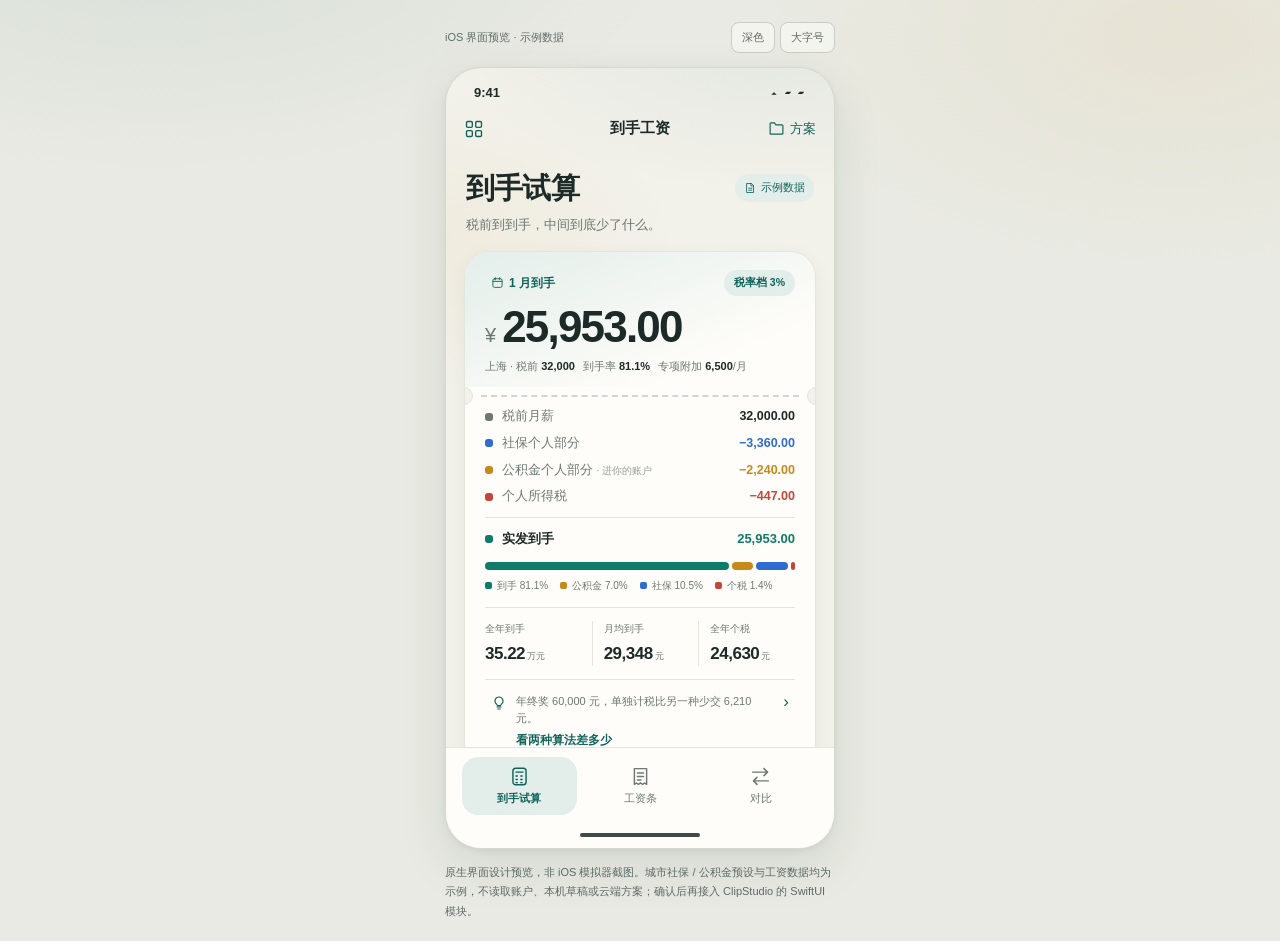
<file: Design/salary-v1/index.html>
<!doctype html>
<html lang="zh-CN">
<head>
<meta charset="utf-8">
<meta name="viewport" content="width=device-width,initial-scale=1">
<title>到手工资 · iOS 子应用界面预览</title>
<style>:root{color-scheme:light;font-family:-apple-system,BlinkMacSystemFont,"Segoe UI","Microsoft YaHei",sans-serif;background:#e9eae3;color:#1c2b28}
*{box-sizing:border-box}
body{margin:0;padding:22px 16px 20px;background:
  radial-gradient(900px 420px at 12% -8%,#10635a14,transparent 60%),
  radial-gradient(700px 380px at 92% 4%,#c8891b12,transparent 62%),#e9eae3}
button,input,select{font:inherit}button{cursor:pointer;color:inherit;background:transparent;border:0}
button:focus-visible,input:focus-visible,select:focus-visible,[tabindex]:focus-visible{outline:2px solid #10635a;outline-offset:3px;border-radius:8px}
[hidden]{display:none!important}.symbols{position:absolute;width:0;height:0;overflow:hidden}
h1,h2,h3,p{margin:0}h2{font-size:16px;font-weight:600}h3{font-size:14px;font-weight:600}
svg{width:20px;height:20px;fill:none;stroke:currentColor;stroke-width:1.65;stroke-linecap:round;stroke-linejoin:round;flex-shrink:0}

.preview-tools{max-width:390px;margin:0 auto 14px;display:flex;justify-content:space-between;align-items:center;gap:12px;font-size:11px;color:#5f6d68}
.preview-tools>div{display:flex;gap:5px}
.preview-tools button{padding:7px 10px;border:1px solid #c6cec7;border-radius:8px;font-size:11px;white-space:nowrap;background:#f4f4ee}
.preview-tools button[aria-pressed=true]{background:#10635a;color:#fff;border-color:#10635a}

.phone{
  --bg:#f2f1ea;--surface:#fffdf9;--input:#f3f2ea;--ink:#1c2b28;--sub:#6b7873;--line:#e4e5dc;--line2:#d3d6ca;
  --accent:#10635a;--tint:#e3eeea;--on-accent:#fff;
  --net:#0e7c66;--tax:#c4453c;--si:#2f6bd0;--fund:#c8891b;--other:#6d5aa8;
  --net-soft:#0e7c6618;--tax-soft:#c4453c18;--si-soft:#2f6bd018;--fund-soft:#c8891b1a;--other-soft:#6d5aa818;
  position:relative;display:flex;flex-direction:column;width:390px;max-width:100%;height:min(844px,calc(100dvh - 118px));min-height:560px;
  margin:auto;border-radius:36px;overflow:hidden;border:1px solid #d5d9cd;background:var(--bg);color:var(--ink);
  box-shadow:0 18px 50px #12332c1a,0 2px 6px #12332c0f;font-size:14px;line-height:1.5;isolation:isolate}
.phone::before{content:"";position:absolute;inset:0;z-index:0;pointer-events:none;background:
  radial-gradient(520px 260px at 84% -6%,#10635a12,transparent 66%),
  radial-gradient(420px 240px at -10% 22%,#c8891b10,transparent 64%)}
.phone.dark{color-scheme:dark;
  --bg:#101615;--surface:#18211f;--input:#212c29;--ink:#e9f0ed;--sub:#a3b1ac;--line:#2c3a36;--line2:#3b4c47;
  --accent:#7fd3c2;--tint:#1e332f;--on-accent:#0d1a18;
  --net:#4fcba8;--tax:#f08a80;--si:#7fb0f5;--fund:#e9b75c;--other:#b3a2e8;
  --net-soft:#4fcba822;--tax-soft:#f08a8022;--si-soft:#7fb0f522;--fund-soft:#e9b75c22;--other-soft:#b3a2e822;
  border-color:#26332f;box-shadow:0 18px 50px #00000055}
.phone.dark::before{background:radial-gradient(520px 260px at 84% -6%,#7fd3c214,transparent 66%),radial-gradient(420px 240px at -10% 22%,#e9b75c0e,transparent 64%)}
.phone>*{position:relative;z-index:1}

.status-bar{display:flex;align-items:center;justify-content:space-between;padding:15px 28px 6px;font-size:13px;flex-shrink:0}
.status-bar span{font-size:12px;letter-spacing:2px}
.app-toolbar{display:flex;align-items:center;justify-content:space-between;min-height:44px;padding:0 18px 4px;flex-shrink:0;font-size:15px;font-weight:600}
.toolbar-icon{color:var(--accent);display:flex;width:60px}
.app-toolbar .toolbar-action{display:flex;align-items:center;justify-content:flex-end;gap:5px;color:var(--accent);padding:9px 0;font-size:13px;font-weight:500;width:60px}
.app-toolbar .toolbar-action svg{width:17px;height:17px}

.app-scroll{overflow:auto;flex:1;min-height:0;padding:10px 18px 26px;display:flex;flex-direction:column;gap:16px;
  scrollbar-width:thin;scrollbar-color:var(--accent) transparent;scroll-behavior:smooth}
.app-scroll::-webkit-scrollbar{width:5px}
.app-scroll::-webkit-scrollbar-track{background:transparent;margin:6px 0}
.app-scroll::-webkit-scrollbar-thumb{background:#10635a55;border-radius:6px}
.app-scroll::-webkit-scrollbar-thumb:hover{background:var(--accent)}
.phone.dark .app-scroll::-webkit-scrollbar-thumb{background:#7fd3c255}
.phone.dark .app-scroll::-webkit-scrollbar-thumb:hover{background:var(--accent)}
.app-scroll>*{flex-shrink:0}
.scene{display:flex;flex-direction:column;gap:16px}

.page-heading{padding:4px 2px 0}
.page-heading>div{display:flex;justify-content:space-between;align-items:center;gap:12px}
.page-heading h1{font-size:29px;font-weight:600;letter-spacing:-.8px}
.page-heading p{font-size:12.5px;color:var(--sub);margin-top:6px}
.badge{font-size:10.5px;color:var(--accent);background:var(--tint);display:inline-flex;align-items:center;gap:5px;padding:6px 9px;border-radius:40px;white-space:nowrap}
.badge svg{width:12px;height:12px}

.panel{background:var(--surface);border:1px solid var(--line);border-radius:22px;padding:18px}
.pill{display:inline-flex;justify-content:center;align-items:center;gap:4px;padding:5px 10px;border-radius:30px;color:var(--accent);background:var(--tint);font-size:10.5px;font-weight:600;white-space:nowrap}
.pill.warn{color:var(--fund);background:var(--fund-soft)}
.pill.tax{color:var(--tax);background:var(--tax-soft)}
.num{font-variant-numeric:tabular-nums}
.rnd{font-family:ui-rounded,"SF Pro Rounded",-apple-system,BlinkMacSystemFont,"Segoe UI",sans-serif;font-variant-numeric:tabular-nums}

/* ── 工资条主卡：上半联是到手，虚线撕口下面是税前去向 ── */
.slip{position:relative;background:var(--surface);border:1px solid var(--line);border-radius:26px;overflow:hidden;
  box-shadow:0 6px 22px #12332c0d}
.slip-head{padding:18px 20px 13px;background:linear-gradient(158deg,var(--tint),transparent 78%)}
.slip-caption{display:flex;justify-content:space-between;align-items:center;gap:8px;font-size:12px;color:var(--sub)}
.slip-month{display:inline-flex;align-items:center;gap:5px;color:var(--accent);font-weight:600}
.slip-month svg{width:13px;height:13px}
.slip-value{display:flex;align-items:baseline;gap:6px;margin-top:8px;line-height:1.05}
.slip-value>span{font-size:20px;color:var(--sub);font-weight:500}
.slip-value strong{font-size:44px;letter-spacing:-1.8px;font-weight:600;white-space:nowrap}
.slip-sub{font-size:11px;color:var(--sub);margin-top:8px;display:flex;flex-wrap:wrap;gap:4px 8px}
.slip-sub b{color:var(--ink);font-weight:600}
.tear{position:relative;height:18px;background:var(--surface)}
.tear::before{content:"";position:absolute;left:16px;right:16px;top:8px;border-top:2px dashed var(--line2)}
.tear i{position:absolute;top:0;width:18px;height:18px;border-radius:50%;background:var(--bg);border:1px solid var(--line)}
.tear i:first-child{left:-10px}.tear i:last-child{right:-10px}
.slip-body{padding:2px 20px 16px;background:var(--surface)}
.flow{display:flex;flex-direction:column;gap:8px}
.flow-row{display:flex;align-items:center;gap:9px;font-size:12.5px}
.flow-row .dot{width:8px;height:8px;border-radius:3px;flex-shrink:0}
.flow-row .name{flex:1;color:var(--sub);min-width:0;overflow:hidden;text-overflow:ellipsis;white-space:nowrap}
.flow-row .amt{font-weight:600;font-variant-numeric:tabular-nums}
.flow-row.total{border-top:1px solid var(--line);padding-top:11px;margin-top:3px;font-size:13px}
.flow-row.total .name{color:var(--ink);font-weight:600}
.share{display:flex;gap:3px;height:8px;margin:13px 0 8px}
.share span{border-radius:6px;min-width:2px;transition:width .35s cubic-bezier(.22,.7,.3,1)}
.share-labels{display:flex;flex-wrap:wrap;gap:6px 12px;font-size:10px;color:var(--sub)}
.share-labels span{display:inline-flex;align-items:center;gap:5px}
.share-labels i{width:7px;height:7px;border-radius:2px}
.metrics{display:grid;grid-template-columns:repeat(3,minmax(0,1fr));gap:10px;margin-top:14px;padding-top:13px;border-top:1px solid var(--line)}
.metric{min-width:0}
.metric+.metric{border-left:1px solid var(--line);padding-left:11px}
.metric>span{font-size:10px;color:var(--sub);display:block;margin-bottom:5px}
.metric strong{font-size:17px;font-weight:600;font-variant-numeric:tabular-nums;letter-spacing:-.5px}
.metric small{font-size:9px;color:var(--sub);margin-left:2px}
.insight{display:flex;align-items:flex-start;gap:9px;width:100%;text-align:left;margin-top:13px;padding-top:13px;border-top:1px solid var(--line);min-height:44px;font-size:11px}
.insight>svg{width:16px;height:16px;color:var(--accent);margin-top:2px}
.insight>span:nth-child(2){flex:1;color:var(--sub)}
.insight b{display:block;color:var(--accent);font-weight:600;margin-top:6px;font-size:11.5px}
.insight>span:last-child{font-size:17px;color:var(--accent);line-height:1}
.notice{display:flex;gap:8px;font-size:11px;line-height:1.6;color:var(--fund);background:var(--fund-soft);border-radius:14px;padding:12px 13px}
.notice svg{width:15px;height:15px;margin-top:1px}

/* 滚动后出现的迷你结果条 */
.sticky-net{position:absolute;left:12px;right:12px;top:84px;z-index:6;display:flex;align-items:center;justify-content:space-between;gap:10px;
  padding:10px 14px;border-radius:16px;background:var(--surface);border:1px solid var(--line);box-shadow:0 8px 22px #12332c1f;
  font-size:11px;color:var(--sub);opacity:0;transform:translateY(-10px);pointer-events:none;transition:opacity .22s,transform .22s}
.sticky-net.on{opacity:1;transform:none;pointer-events:auto}
.sticky-net strong{font-size:18px;font-weight:600;color:var(--net);font-variant-numeric:tabular-nums;letter-spacing:-.4px}
.sticky-net button{color:var(--accent);font-size:11px;font-weight:600;padding:6px 0}

/* ── 常驻参数台 ── */
.controls{padding:18px 18px 20px}
.controls-head{display:flex;align-items:center;justify-content:space-between;gap:10px;margin-bottom:4px}
.controls-head strong{display:flex;align-items:center;gap:7px;font-size:15px;font-weight:600}
.controls-head svg{width:17px;height:17px;color:var(--accent)}
.controls-head .tools{display:flex;gap:6px}
.icon-btn{width:32px;height:32px;border-radius:11px;background:var(--input);color:var(--sub);display:flex;align-items:center;justify-content:center}
.icon-btn svg{width:15px;height:15px}
.icon-btn:hover{color:var(--accent);background:var(--tint)}
.control-note{font-size:10.5px;color:var(--sub);margin-bottom:16px}
.field{display:block;font-size:11.5px;color:var(--sub)}
.field>span{display:flex;justify-content:space-between;align-items:baseline;gap:8px;margin-bottom:7px}
.field>span b{color:var(--ink);font-size:12.5px;font-weight:600;font-variant-numeric:tabular-nums}
.field input,.field select{display:block;width:100%;min-width:0;color:var(--ink);background:var(--input);border:1px solid transparent;border-radius:13px;padding:11px 12px;font-size:16px;font-variant-numeric:tabular-nums;min-height:44px}
.field input:focus,.field select:focus{border-color:var(--accent);background:var(--surface)}
.field select{appearance:none;background-image:linear-gradient(45deg,transparent 50%,currentColor 50%),linear-gradient(135deg,currentColor 50%,transparent 50%);
  background-position:calc(100% - 17px) 20px,calc(100% - 12px) 20px;background-size:5px 5px;background-repeat:no-repeat;font-size:14px;padding-right:32px}
.field-hint{font-size:10px;color:var(--sub);margin-top:6px;line-height:1.5}
.field-hint b{color:var(--accent);font-weight:600}
.stack{display:flex;flex-direction:column;gap:15px}
.form-row{display:grid;grid-template-columns:1fr 1fr;gap:12px}
.slider{-webkit-appearance:none;appearance:none;width:100%;height:26px;background:transparent;padding:0;margin:0;min-height:26px}
.slider::-webkit-slider-runnable-track{height:6px;border-radius:6px;background:var(--line)}
.slider::-moz-range-track{height:6px;border-radius:6px;background:var(--line)}
.slider::-webkit-slider-thumb{-webkit-appearance:none;width:22px;height:22px;margin-top:-8px;border-radius:50%;background:var(--accent);border:3px solid var(--surface);box-shadow:0 1px 5px #12332c40}
.slider::-moz-range-thumb{width:16px;height:16px;border-radius:50%;background:var(--accent);border:3px solid var(--surface)}
.slider:focus-visible{outline:none}
.slider:focus-visible::-webkit-slider-thumb{box-shadow:0 0 0 4px var(--tint)}
.seg{display:flex;padding:4px;gap:4px;border-radius:14px;background:var(--input)}
.seg button{flex:1;min-height:38px;font-size:11.5px;border-radius:11px;color:var(--sub);padding:4px 2px}
.seg button[aria-pressed=true]{background:var(--surface);color:var(--accent);font-weight:600;box-shadow:0 1px 4px #12332c14}
.divider{height:1px;background:var(--line);margin:3px 0}
.sub-title{font-size:11px;color:var(--sub);display:flex;justify-content:space-between;align-items:baseline;gap:8px}
.sub-title b{color:var(--net);font-size:12.5px;font-weight:600;font-variant-numeric:tabular-nums}
.chips{display:flex;flex-wrap:wrap;gap:7px}
.chip{display:inline-flex;align-items:center;gap:6px;padding:8px 11px;border-radius:12px;background:var(--input);border:1px solid transparent;font-size:11.5px;color:var(--sub);min-height:36px}
.chip[aria-pressed=true]{background:var(--tint);border-color:var(--accent);color:var(--accent);font-weight:600}
.chip small{font-size:10px;opacity:.8;font-variant-numeric:tabular-nums}
.stepper{display:flex;align-items:center;gap:2px;background:var(--input);border-radius:12px;padding:3px}
.stepper button{width:32px;height:32px;border-radius:9px;font-size:16px;color:var(--accent);line-height:1}
.stepper button:disabled{color:var(--sub);opacity:.4;cursor:default}
.stepper span{min-width:26px;text-align:center;font-size:13px;font-weight:600;font-variant-numeric:tabular-nums}
.ded-row{display:flex;align-items:center;justify-content:space-between;gap:10px;font-size:12px}
.ded-row>span{color:var(--sub);flex:1}
.ded-row>span b{display:block;color:var(--ink);font-size:12.5px;font-weight:600;margin-bottom:2px}
.ded-row>span small{font-size:10px}

/* ── 图表 ── */
.chart-head{display:flex;justify-content:space-between;align-items:center;gap:10px}
.chart-head button{min-height:34px}
.chart-sub{font-size:11px;color:var(--sub);margin-top:6px}
.legend{display:flex;flex-wrap:wrap;gap:6px 14px;margin:14px 0 6px;font-size:10.5px;color:var(--sub)}
.legend span{display:inline-flex;align-items:center;gap:5px}
.legend i{width:9px;height:9px;border-radius:3px}
.plot{display:block;width:100%;height:auto;stroke:none;overflow:visible;touch-action:pan-y}
.plot text{fill:var(--sub);font-size:9px;stroke:none;font-variant-numeric:tabular-nums}
.plot .bar-net{fill:var(--net)}
.plot .bar-tax{fill:var(--tax)}
.plot .bar-fund{fill:var(--fund)}
.plot .bar-si{fill:var(--si)}
.plot .bar-after{fill:var(--other)}
.plot .sel{fill:var(--accent);opacity:.09}
.plot .jump-line{stroke:var(--tax);stroke-width:1;stroke-dasharray:3 3}
.plot .jump-text{fill:var(--tax);font-size:8.5px;font-weight:600}
.plot .hit{fill:transparent;cursor:pointer}
.chart-read{display:flex;justify-content:space-between;align-items:baseline;gap:10px;margin-top:12px;padding-top:12px;border-top:1px solid var(--line);font-size:11px;color:var(--sub)}
.chart-read strong{font-size:15px;color:var(--ink);font-weight:600;font-variant-numeric:tabular-nums}
.chart-foot{display:flex;justify-content:space-between;align-items:center;margin-top:10px;font-size:10.5px;color:var(--sub)}
.chart-foot button{color:var(--accent);font-weight:600;padding:8px 0}

.invite{display:flex;gap:12px;text-align:left;background:var(--tint);border-radius:20px;padding:17px}
.invite-icon{width:30px;height:30px;border-radius:50%;background:var(--accent);color:var(--on-accent);display:flex;align-items:center;justify-content:center;flex-shrink:0}
.invite-icon svg{width:16px;height:16px}
.invite>span:last-child{display:flex;flex-direction:column;gap:6px}
.invite strong{font-size:12.5px;font-weight:600}
.invite small{font-size:10.5px;color:var(--sub);line-height:1.6}
.invite b{font-size:11px;color:var(--accent);font-weight:600}
.app-scroll footer{font-size:10px;line-height:1.7;color:var(--sub);padding:0 3px}

/* ── 工资条页 ── */
.month-strip{position:relative;display:flex;gap:6px;overflow-x:auto;padding:2px 0 8px;scrollbar-width:thin;scrollbar-color:var(--accent) transparent}
.month-strip::-webkit-scrollbar{height:4px}
.month-strip::-webkit-scrollbar-thumb{background:#10635a55;border-radius:4px}
.month-strip::-webkit-scrollbar-thumb:hover{background:var(--accent)}
.month-strip button{min-width:46px;min-height:52px;border-radius:14px;background:var(--surface);border:1px solid var(--line);display:flex;flex-direction:column;align-items:center;justify-content:center;gap:3px;font-size:12px;color:var(--sub);flex-shrink:0}
.month-strip button b{font-size:9px;font-weight:500;font-variant-numeric:tabular-nums}
.month-strip button[aria-pressed=true]{background:var(--accent);border-color:var(--accent);color:var(--on-accent);font-weight:600}
.month-strip button[aria-pressed=true] b{opacity:.85}
.month-strip button.has-bonus{border-color:var(--fund)}
.receipt{background:var(--surface);border:1px solid var(--line);border-radius:22px;overflow:hidden}
.receipt-head{display:flex;justify-content:space-between;align-items:flex-start;gap:10px;padding:18px;border-bottom:1px dashed var(--line2)}
.receipt-head h2{font-size:15px}
.receipt-head p{font-size:10.5px;color:var(--sub);margin-top:5px}
.receipt-section{padding:14px 18px}
.receipt-section+.receipt-section{border-top:1px solid var(--line)}
.receipt-section>h3{font-size:11px;color:var(--sub);font-weight:600;letter-spacing:.4px;margin-bottom:10px;display:flex;justify-content:space-between}
.rline{display:flex;align-items:baseline;justify-content:space-between;gap:10px;font-size:12.5px;padding:6px 0}
.rline>span{color:var(--sub);display:flex;align-items:center;gap:7px;min-width:0}
.rline>span i{width:7px;height:7px;border-radius:2px;flex-shrink:0}
.rline>span small{font-size:10px;opacity:.75}
.rline>b{font-weight:600;font-variant-numeric:tabular-nums;white-space:nowrap}
.rline.mute>b{color:var(--sub);font-weight:500}
.rline.sum{border-top:1px solid var(--line);margin-top:6px;padding-top:11px;font-size:13.5px}
.rline.sum>span{color:var(--ink);font-weight:600}
.rline.net>b{color:var(--net);font-size:19px;letter-spacing:-.5px}
.er-toggle{display:flex;align-items:center;justify-content:space-between;gap:10px;padding:13px 18px;background:var(--input);font-size:11.5px;color:var(--sub)}
.switch{width:44px;height:26px;border-radius:20px;background:var(--line2);position:relative;flex-shrink:0;transition:background .2s}
.switch::after{content:"";position:absolute;top:3px;left:3px;width:20px;height:20px;border-radius:50%;background:#fff;transition:transform .2s;box-shadow:0 1px 3px #0003}
.switch[aria-pressed=true]{background:var(--accent)}
.switch[aria-pressed=true]::after{transform:translateX(18px)}
.tax-steps{display:flex;flex-direction:column;gap:0}
.tax-steps .rline>b{font-size:12.5px}
.formula{font-size:10.5px;color:var(--sub);line-height:1.7;background:var(--input);border-radius:13px;padding:12px;margin-top:12px}
.formula b{color:var(--accent);font-weight:600}
.actions{display:grid;grid-template-columns:1fr 1fr;gap:10px}
.btn{min-height:46px;border-radius:15px;background:var(--tint);color:var(--accent);font-size:13px;font-weight:600;display:flex;align-items:center;justify-content:center;gap:7px}
.btn svg{width:16px;height:16px}
.btn.primary{background:var(--accent);color:var(--on-accent)}
.btn.ghost{background:var(--input);color:var(--sub)}

/* ── 对比页 ── */
.versus{display:grid;grid-template-columns:1fr 1fr;gap:10px}
.versus article{background:var(--surface);border:1px solid var(--line);border-radius:18px;padding:14px;position:relative;overflow:hidden}
.versus article.best{border-color:var(--net);box-shadow:0 0 0 1px var(--net) inset}
.versus h3{font-size:12.5px;display:flex;align-items:center;gap:6px}
.versus .tag{position:absolute;top:0;right:0;background:var(--net);color:#fff;font-size:9px;font-weight:600;padding:3px 8px;border-bottom-left-radius:10px}
.phone.dark .versus .tag{color:#0d1a18}
.versus .big{font-size:21px;font-weight:600;font-variant-numeric:tabular-nums;letter-spacing:-.7px;margin:12px 0 3px}
.versus .cap{font-size:9.5px;color:var(--sub)}
.versus dl{margin:12px 0 0;display:flex;flex-direction:column;gap:7px;font-size:10.5px}
.versus dl div{display:flex;justify-content:space-between;gap:6px}
.versus dt{color:var(--sub)}
.versus dd{margin:0;font-weight:600;font-variant-numeric:tabular-nums}
.delta{display:flex;align-items:center;gap:10px;background:var(--net-soft);border-radius:16px;padding:14px;font-size:11.5px;color:var(--sub);line-height:1.6}
.delta svg{width:18px;height:18px;color:var(--net)}
.delta b{color:var(--net);font-weight:600}
.delta.flat{background:var(--input)}
.delta.flat svg,.delta.flat b{color:var(--sub)}
.offer-grid{display:flex;flex-direction:column;gap:12px}
.offer-card{border:1px solid var(--line);border-radius:18px;padding:14px;background:var(--input)}
.offer-card.b{background:var(--tint);border-color:var(--accent)}
.offer-card header{display:flex;align-items:center;justify-content:space-between;gap:8px;margin-bottom:12px}
.offer-card header strong{font-size:12.5px;display:flex;align-items:center;gap:7px}
.offer-card header i{width:20px;height:20px;border-radius:7px;background:var(--accent);color:var(--on-accent);font-size:11px;font-weight:700;display:flex;align-items:center;justify-content:center;font-style:normal}
.offer-card.a header i{background:var(--sub)}
.offer-card .mini{display:grid;grid-template-columns:1fr 1fr;gap:9px}
.offer-card .mini label{font-size:10px;color:var(--sub);display:block}
.offer-card .mini input,.offer-card .mini select{width:100%;margin-top:5px;background:var(--surface);border:1px solid var(--line);border-radius:11px;padding:9px 10px;font-size:14px;color:var(--ink);min-height:40px;font-variant-numeric:tabular-nums}
.offer-card .result{display:flex;align-items:baseline;justify-content:space-between;gap:8px;margin-top:12px;padding-top:11px;border-top:1px solid var(--line);font-size:10.5px;color:var(--sub)}
.offer-card .result strong{font-size:17px;font-weight:600;color:var(--ink);font-variant-numeric:tabular-nums;letter-spacing:-.5px}
.bars{display:flex;flex-direction:column;gap:11px;margin-top:4px}
.bar-item>div{display:flex;justify-content:space-between;font-size:11px;margin-bottom:6px}
.bar-item>div span{color:var(--sub)}
.bar-item>div b{font-weight:600;font-variant-numeric:tabular-nums}
.bar-track{height:9px;border-radius:6px;background:var(--input);overflow:hidden}
.bar-track>i{display:block;height:100%;border-radius:6px;transition:width .4s cubic-bezier(.22,.7,.3,1)}

.bottom-nav{background:var(--surface);border-top:1px solid var(--line);display:flex;gap:6px;padding:9px 16px 7px;flex-shrink:0}
.bottom-nav button{display:flex;align-items:center;justify-content:center;flex-direction:column;gap:4px;flex:1;min-height:58px;border-radius:16px;font-size:10.5px;color:var(--sub);padding:6px 3px}
.bottom-nav button[aria-pressed=true]{background:var(--tint);color:var(--accent);font-weight:600}
.bottom-nav svg{width:21px;height:21px}
.home-indicator{height:26px;background:var(--surface);display:flex;align-items:center;justify-content:center;flex-shrink:0}
.home-indicator span{width:120px;height:4px;background:var(--ink);border-radius:5px;opacity:.85}

dialog{color:var(--ink);background:var(--bg);width:calc(100% - 26px);max-width:390px;border:1px solid var(--line);border-radius:24px;padding:0;max-height:78vh;overflow:hidden}
dialog::backdrop{background:#0d1a1866;backdrop-filter:blur(2px)}
.sheet-header{display:flex;align-items:center;justify-content:space-between;gap:10px;padding:17px 18px;background:var(--surface);border-bottom:1px solid var(--line)}
.sheet-header h2{font-size:15px}
.sheet-header button{color:var(--accent);min-height:36px;font-size:13px;font-weight:600}
.sheet-content{padding:18px;font-size:12px;overflow:auto;max-height:calc(78vh - 62px);scrollbar-width:thin;scrollbar-color:var(--accent) transparent}
.sheet-content::-webkit-scrollbar{width:5px}
.sheet-content::-webkit-scrollbar-thumb{background:#10635a55;border-radius:6px}
.sheet-content::-webkit-scrollbar-thumb:hover{background:var(--accent)}
.sheet-content>p{color:var(--sub);line-height:1.75;margin-bottom:12px}
.sheet-content h3{margin:16px 0 9px;font-size:12.5px}
.sheet-content h3:first-child{margin-top:0}
.sheet-content table{width:100%;border-collapse:collapse;font-size:11px;font-variant-numeric:tabular-nums}
.sheet-content th,.sheet-content td{text-align:right;padding:9px 4px;border-bottom:1px solid var(--line)}
.sheet-content th:first-child,.sheet-content td:first-child{text-align:left}
.sheet-content th{color:var(--sub);font-weight:500;font-size:10px}
.sheet-content tr.hl td{color:var(--accent);font-weight:600;background:var(--tint)}
.sheet-content ul{margin:0;padding-left:17px;color:var(--sub);line-height:1.8}
.sheet-content pre{white-space:pre-wrap;font-family:ui-monospace,SFMono-Regular,Menlo,monospace;font-size:10.5px;line-height:1.75;background:var(--surface);border:1px solid var(--line);border-radius:14px;padding:14px;color:var(--ink);margin:0 0 14px}
.preset{display:flex;align-items:center;justify-content:space-between;gap:10px;width:100%;text-align:left;background:var(--surface);border:1px solid var(--line);border-radius:16px;padding:13px;margin-bottom:9px;min-height:60px}
.preset[aria-pressed=true]{border-color:var(--accent);background:var(--tint)}
.preset strong{font-size:12.5px;display:block}
.preset small{font-size:10.5px;color:var(--sub);display:block;margin-top:5px}
.preset .num{font-size:13px;font-weight:600;color:var(--net);white-space:nowrap}
.toast{position:absolute;left:50%;bottom:104px;transform:translate(-50%,10px);z-index:9;background:var(--ink);color:var(--bg);font-size:11.5px;padding:10px 16px;border-radius:30px;opacity:0;pointer-events:none;transition:opacity .2s,transform .2s;white-space:nowrap;box-shadow:0 8px 24px #0003}
.toast.on{opacity:1;transform:translate(-50%,0)}
.preview-note{font-size:11px;line-height:1.75;max-width:390px;margin:14px auto 0;color:#5f6d68}

/* 大字号 */
.large-text .phone{font-size:17px}
.large-text .page-heading h1{font-size:34px}
.large-text .page-heading>div{flex-wrap:wrap}
.large-text .page-heading p,.large-text .slip-sub{font-size:15px}
.large-text .slip-value strong{font-size:38px}
.large-text .metrics{display:flex;flex-direction:column;gap:14px}
.large-text .metric+.metric{border-left:0;padding-left:0}
.large-text .metric>span{font-size:14px}
.large-text .metric strong{font-size:22px}
.large-text .metric small{font-size:13px}
.large-text .flow-row,.large-text .rline{font-size:15px}
.large-text .field,.large-text .field>span,.large-text .chip,.large-text .seg button{font-size:14px}
.large-text .field>span b{font-size:15px}
.large-text .form-row,.large-text .versus,.large-text .actions,.large-text .offer-card .mini{grid-template-columns:1fr}
.large-text .bottom-nav{flex-direction:column;padding-top:8px}
.large-text .bottom-nav button{flex-direction:row;gap:12px;font-size:16px;min-height:44px}
.large-text .share-labels,.large-text .legend,.large-text .chart-sub,.large-text .pill,.large-text .badge{font-size:13px}
.large-text .ded-row{flex-wrap:wrap}
.large-text .rline.net>b{font-size:22px}

@media(max-width:430px){
  body{padding:12px 8px}
  .phone{border-radius:26px;height:min(844px,calc(100dvh - 98px))}
  .preview-tools{font-size:10px}.preview-tools button{padding:6px 8px}
  .slip-value strong{font-size:clamp(30px,10.5vw,46px)}
  .preview-note{padding:0 8px}
}
@media(prefers-reduced-motion:no-preference){
  button,.chip,.switch{transition:background .16s,color .16s,border-color .16s}
  button:active{opacity:.72}
  .enter{animation:rise .42s cubic-bezier(.22,.7,.3,1) both}
  .enter:nth-child(2){animation-delay:.05s}.enter:nth-child(3){animation-delay:.1s}
  .enter:nth-child(4){animation-delay:.15s}.enter:nth-child(5){animation-delay:.2s}
  @keyframes rise{from{opacity:0;transform:translateY(14px)}to{opacity:1;transform:none}}
}</style>
</head>
<body>
<svg class="symbols" aria-hidden="true" xmlns="http://www.w3.org/2000/svg"><defs>
<symbol id="grid" viewBox="0 0 24 24"><rect x="3" y="3" width="7" height="7" rx="1.6"/><rect x="14" y="3" width="7" height="7" rx="1.6"/><rect x="3" y="14" width="7" height="7" rx="1.6"/><rect x="14" y="14" width="7" height="7" rx="1.6"/></symbol>
<symbol id="slip" viewBox="0 0 24 24"><path d="M5 3h14v18l-2.3-1.6L14.4 21l-2.4-1.6L9.6 21l-2.3-1.6L5 21Z"/><path d="M8.5 8h7M8.5 12h7M8.5 16h4"/></symbol>
<symbol id="calc" viewBox="0 0 24 24"><rect x="4.5" y="2.5" width="15" height="19" rx="3.2"/><path d="M8 7h8M8 11.5h1.5m4 0H15m-7 4h1.5m4 0H15m-7 3.5h1.5m4 0H15"/></symbol>
<symbol id="compare" viewBox="0 0 24 24"><path d="M3 7h17m-4-4 4 4-4 4M21 17H4m4-4-4 4 4 4"/></symbol>
<symbol id="sliders" viewBox="0 0 24 24"><path d="M3 6h4m4 0h10M3 12h10m4 0h4M3 18h4m4 0h10M7 3v6m10 0v6M7 15v6"/></symbol>
<symbol id="folder" viewBox="0 0 24 24"><path d="M3 7.5V5.2A1.2 1.2 0 0 1 4.2 4h5l2 3h8.6A1.2 1.2 0 0 1 21 8.2V19a1 1 0 0 1-1 1H4a1 1 0 0 1-1-1Z"/></symbol>
<symbol id="doc" viewBox="0 0 24 24"><path d="M6 3h9l4 4v14H6ZM14 3v5h5M9.5 12.5h6m-6 4h6"/></symbol>
<symbol id="reset" viewBox="0 0 24 24"><path d="M3.5 12a8.5 8.5 0 1 0 2.6-6.1M3.5 4v5h5"/></symbol>
<symbol id="dice" viewBox="0 0 24 24"><rect x="3.5" y="3.5" width="17" height="17" rx="4"/><path d="M8.5 8.5h.01M15.5 8.5h.01M12 12h.01M8.5 15.5h.01M15.5 15.5h.01" stroke-width="2.6"/></symbol>
<symbol id="export" viewBox="0 0 24 24"><path d="M12 15V3m-4 4 4-4 4 4M5 13v6a2 2 0 0 0 2 2h10a2 2 0 0 0 2-2v-6"/></symbol>
<symbol id="copy" viewBox="0 0 24 24"><rect x="8.5" y="8.5" width="12" height="12" rx="2.6"/><path d="M15.5 5.5v-1a1 1 0 0 0-1-1h-10a1 1 0 0 0-1 1v10a1 1 0 0 0 1 1h1"/></symbol>
<symbol id="bulb" viewBox="0 0 24 24"><path d="M9 18h6M10 21h4M12 3a6 6 0 0 0-3.6 10.8c.6.5.9 1.1 1 1.7l.1.5h5l.1-.5c.1-.6.4-1.2 1-1.7A6 6 0 0 0 12 3Z"/></symbol>
<symbol id="warn" viewBox="0 0 24 24"><path d="M12 4.5 21 20H3ZM12 10v4.5M12 17.4h.01" stroke-width="1.8"/></symbol>
<symbol id="up" viewBox="0 0 24 24"><path d="M12 20V5m-6 6 6-6 6 6"/></symbol>
<symbol id="trend" viewBox="0 0 24 24"><path d="M3 17.5 9.5 11l4 4L21 7.5M21 7.5h-5m5 0v5"/></symbol>
<symbol id="calendar" viewBox="0 0 24 24"><rect x="3.5" y="5" width="17" height="16" rx="3"/><path d="M3.5 10h17M8 3v4m8-4v4"/></symbol>
</defs></svg>

<div class="preview-tools">
  <span>iOS 界面预览 · 示例数据</span>
  <div>
    <button type="button" id="theme-toggle" aria-pressed="false">深色</button>
    <button type="button" id="text-toggle" aria-pressed="false">大字号</button>
  </div>
</div>

<div class="phone" id="phone">
  <div class="status-bar" aria-hidden="true"><strong>9:41</strong><span>▴ ▰ ▰</span></div>
  <header class="app-toolbar">
    <span class="toolbar-icon" aria-hidden="true"><svg><use href="#grid"/></svg></span>
    <span>到手工资</span>
    <button type="button" class="toolbar-action" id="plans-button"><svg><use href="#folder"/></svg>方案</button>
  </header>

  <div class="sticky-net" id="sticky-net">
    <span><span id="sticky-label">1 月到手</span> <strong id="sticky-value">—</strong></span>
    <button type="button" id="sticky-top">回到顶部 ↑</button>
  </div>

  <main class="app-scroll" id="app-scroll">

    <!-- ══ 场景一：到手试算 ══ -->
    <section class="scene" id="scene-calc">
      <div class="page-heading enter">
        <div><h1>到手试算</h1><span class="badge"><svg><use href="#doc"/></svg>示例数据</span></div>
        <p>税前到到手，中间到底少了什么。</p>
      </div>

      <p class="notice" id="calc-notice" hidden><svg><use href="#warn"/></svg><span id="calc-notice-text"></span></p>

      <section class="slip enter" aria-label="到手工资测算结果" aria-live="polite">
        <div class="slip-head">
          <div class="slip-caption">
            <button type="button" class="slip-month" id="slip-month-button"><svg><use href="#calendar"/></svg><span id="slip-month">1 月到手</span></button>
            <span class="pill" id="slip-badge">累计预扣</span>
          </div>
          <div class="slip-value rnd"><span>¥</span><strong id="net-value">0.00</strong></div>
          <div class="slip-sub" id="slip-sub"></div>
        </div>
        <div class="tear" aria-hidden="true"><i></i><i></i></div>
        <div class="slip-body">
          <div class="flow" id="flow"></div>
          <div class="share" id="share" role="img" aria-label="税前工资去向占比"></div>
          <div class="share-labels" id="share-labels"></div>
          <div class="metrics" id="metrics"></div>
          <button class="insight" type="button" id="insight-button">
            <svg><use href="#bulb"/></svg>
            <span><span id="insight-text"></span><b id="insight-action">看年终奖两种算法</b></span>
            <span aria-hidden="true">›</span>
          </button>
        </div>
      </section>

      <section class="panel controls enter" aria-label="测算参数">
        <div class="controls-head">
          <strong><svg><use href="#sliders"/></svg>测算参数</strong>
          <span class="tools">
            <button type="button" class="icon-btn" id="random-button" title="换一组示例" aria-label="换一组示例"><svg><use href="#dice"/></svg></button>
            <button type="button" class="icon-btn" id="reset-button" title="恢复默认" aria-label="恢复默认"><svg><use href="#reset"/></svg></button>
            <button type="button" class="icon-btn" id="export-button" title="导出工资条" aria-label="导出工资条"><svg><use href="#export"/></svg></button>
          </span>
        </div>
        <p class="control-note">改一个数，上面立刻重算 · 全部为示例参数</p>

        <div class="stack">
          <div class="form-row">
            <label class="field"><span>参保城市</span>
              <select data-field="city" id="city-select"></select>
            </label>
            <label class="field"><span>税前月薪 <b id="gross-read">—</b></span>
              <input data-field="gross" type="number" inputmode="decimal" min="0" step="500" value="32000">
            </label>
          </div>
          <input class="slider" type="range" data-field="gross" id="gross-slider" min="3000" max="120000" step="500" value="32000" aria-label="税前月薪滑块">
          <div class="form-row" id="custom-city-row" hidden>
            <label class="field"><span>社保基数下限</span><input data-field="cityFloor" type="number" min="0" step="1" value="0"></label>
            <label class="field"><span>社保基数上限</span><input data-field="cityCeil" type="number" min="0" step="1" value="999999"></label>
          </div>

          <div class="divider"></div>
          <div>
            <div class="sub-title"><span>社保缴费基数</span><b id="si-base-read">—</b></div>
            <div class="seg" role="group" aria-label="社保基数口径" style="margin-top:9px">
              <button type="button" data-base="auto" aria-pressed="true">按月薪</button>
              <button type="button" data-base="floor" aria-pressed="false">按下限</button>
              <button type="button" data-base="custom" aria-pressed="false">自己填</button>
            </div>
            <label class="field" id="custom-base-field" hidden style="margin-top:11px"><span>自定义社保基数（元）</span><input data-field="customBase" type="number" min="0" step="100" value=""></label>
            <p class="field-hint" id="si-hint"></p>
          </div>
          <label class="field"><span>公积金比例 <b id="fund-read">—</b></span>
            <input class="slider" type="range" data-field="fundRate" id="fund-slider" min="0" max="12" step="0.5" value="7">
          </label>
          <div>
            <div class="sub-title"><span>公积金基数</span><b id="fund-base-read">—</b></div>
            <div class="seg" role="group" aria-label="公积金基数口径" style="margin-top:9px">
              <button type="button" data-fundbase="auto" aria-pressed="true">按月薪</button>
              <button type="button" data-fundbase="floor" aria-pressed="false">按下限</button>
              <button type="button" data-fundbase="custom" aria-pressed="false">自己填</button>
            </div>
            <label class="field" id="custom-fund-field" hidden style="margin-top:11px"><span>自定义公积金基数（元）</span><input data-field="customFundBase" type="number" min="0" step="100" value=""></label>
          </div>

          <div class="divider"></div>
          <div class="sub-title"><span>专项附加扣除</span><b id="special-read">—</b></div>
          <div class="ded-row">
            <span><b>子女教育</b><small>每孩 2,000 元/月</small></span>
            <span class="stepper"><button type="button" data-step="children" data-delta="-1" aria-label="减少子女数">−</button><span id="children-count">1</span><button type="button" data-step="children" data-delta="1" aria-label="增加子女数">+</button></span>
          </div>
          <div class="ded-row">
            <span><b>3 岁以下婴幼儿照护</b><small>每孩 2,000 元/月</small></span>
            <span class="stepper"><button type="button" data-step="infants" data-delta="-1" aria-label="减少婴幼儿数">−</button><span id="infants-count">0</span><button type="button" data-step="infants" data-delta="1" aria-label="增加婴幼儿数">+</button></span>
          </div>
          <div>
            <div class="sub-title" style="margin-bottom:8px"><span>赡养老人</span></div>
            <div class="seg" role="group" aria-label="赡养老人扣除">
              <button type="button" data-elder="only" aria-pressed="true">独生 3,000</button>
              <button type="button" data-elder="share" aria-pressed="false">分摊 1,500</button>
              <button type="button" data-elder="none" aria-pressed="false">无</button>
            </div>
          </div>
          <div>
            <div class="sub-title" style="margin-bottom:8px"><span>住房（二选一）</span></div>
            <div class="seg" role="group" aria-label="住房扣除">
              <button type="button" data-housing="loan" aria-pressed="false">房贷 1,000</button>
              <button type="button" data-housing="rent" aria-pressed="true">房租</button>
              <button type="button" data-housing="none" aria-pressed="false">无</button>
            </div>
            <label class="field" id="rent-field" style="margin-top:11px"><span>房租城市档位</span>
              <select data-field="rentTier">
                <option value="0">直辖市 / 省会 / 计划单列市 1,500</option>
                <option value="1">户籍人口超 100 万 1,100</option>
                <option value="2">户籍人口不超 100 万 800</option>
              </select>
            </label>
          </div>
          <div class="chips">
            <button type="button" class="chip" data-toggle="study" aria-pressed="false">继续教育 <small>400/月</small></button>
            <button type="button" class="chip" id="standard-button" aria-pressed="false">扣除标准 <small>›</small></button>
          </div>
          <label class="field"><span>个人养老金（元/月，上限 1,000）</span><input data-field="pension" type="number" min="0" max="1000" step="100" value="0"></label>

          <div class="divider"></div>
          <div class="form-row">
            <label class="field"><span>年终奖（元）</span><input data-field="bonus" type="number" min="0" step="1000" value="60000"></label>
            <label class="field"><span>发放月份</span><select data-field="bonusMonth" id="bonus-month-select"></select></label>
          </div>
          <div>
            <div class="sub-title" style="margin-bottom:8px"><span>年终奖计税方式</span><b id="bonus-mode-read">—</b></div>
            <div class="seg" role="group" aria-label="年终奖计税方式">
              <button type="button" data-bonusmode="auto" aria-pressed="true">自动择优</button>
              <button type="button" data-bonusmode="separate" aria-pressed="false">单独计税</button>
              <button type="button" data-bonusmode="merged" aria-pressed="false">并入综合</button>
            </div>
          </div>

          <div class="divider"></div>
          <div class="form-row">
            <label class="field"><span>其他税前扣除</span><input data-field="otherPre" type="number" min="0" step="50" value="0"></label>
            <label class="field"><span>税后扣款</span><input data-field="afterTax" type="number" min="0" step="50" value="0"></label>
          </div>
          <label class="field"><span>本年入职月份（影响累计预扣起点）</span><select data-field="startMonth" id="start-month-select"></select></label>
          <p class="field-hint">其他税前扣除如企业年金、税优健康险；税后扣款如工会费、餐费、宿舍费。</p>
        </div>
      </section>

      <section class="panel enter" aria-label="逐月到手走势">
        <div class="chart-head">
          <h2>逐月到手</h2>
          <button type="button" class="pill" id="detail-button">全年明细 ›</button>
        </div>
        <p class="chart-sub" id="chart-sub">累计预扣预缴：收入累计越高，税率跳档后到手越少。</p>
        <div class="seg" role="group" aria-label="图表口径" style="margin-top:12px">
          <button type="button" data-chart="salary" aria-pressed="true">只看月薪</button>
          <button type="button" data-chart="all" aria-pressed="false">含年终奖</button>
        </div>
        <div class="legend" id="legend"></div>
        <svg class="plot" id="plot" viewBox="0 0 320 196" role="img" aria-label="十二个月到手工资与扣除构成"></svg>
        <div class="chart-read"><span id="chart-read-label">1 月</span><strong id="chart-read-value">—</strong></div>
        <div class="chart-foot"><span>点柱子切换月份</span><button type="button" id="explain-button">怎么算的 ›</button></div>
      </section>

      <button class="invite enter" type="button" id="invite-button">
        <span class="invite-icon" aria-hidden="true"><svg><use href="#trend"/></svg></span>
        <span><strong>换个 offer，到手差多少？</strong><small id="invite-copy"></small><b>去对比 →</b></span>
      </button>

      <footer>按居民个人工资薪金累计预扣预缴法测算，未含全年一次性奖金以外的其他所得、公益捐赠与汇算清缴补退。<br>城市社保与公积金预设是示例值，实际以当地社保年度公布口径和工资条为准。<br><span id="policy-note"></span></footer>
    </section>

    <!-- ══ 场景二：工资条 ══ -->
    <section class="scene" id="scene-slip" hidden>
      <div class="page-heading enter">
        <div><h1>逐月工资条</h1><span class="badge"><svg><use href="#doc"/></svg>示例数据</span></div>
        <p>每一笔扣款都对得上，个税能看到算式。</p>
      </div>
      <div class="month-strip" id="month-strip" role="group" aria-label="选择月份"></div>
      <section class="receipt enter" aria-label="当月工资条">
        <div class="receipt-head">
          <div><h2 id="receipt-title">1 月工资条</h2><p id="receipt-sub"></p></div>
          <span class="pill" id="receipt-pill">在职</span>
        </div>
        <div class="receipt-section"><h3><span>应发项目</span></h3><div id="receipt-income"></div></div>
        <div class="receipt-section"><h3><span>个人扣除</span></h3><div id="receipt-deduct"></div></div>
        <div class="er-toggle">
          <span>显示单位缴纳部分<small style="display:block;font-size:10px;opacity:.8;margin-top:3px">不影响你的到手，只影响公司成本</small></span>
          <button type="button" class="switch" id="employer-switch" aria-pressed="false" aria-label="显示单位缴纳部分"></button>
        </div>
        <div class="receipt-section" id="employer-section" hidden><h3><span>单位缴纳</span><span id="receipt-er-sum"></span></h3><div id="receipt-employer"></div></div>
        <div class="receipt-section"><div class="rline net sum"><span>实发到手</span><b class="rnd" id="receipt-net">—</b></div></div>
      </section>

      <section class="panel enter" aria-label="本月个税算式">
        <div class="chart-head"><h2>本月个税怎么来的</h2><span class="pill tax" id="tax-rate-pill">—</span></div>
        <div class="tax-steps" id="tax-steps" style="margin-top:14px"></div>
        <p class="formula" id="tax-formula"></p>
      </section>

      <div class="actions enter">
        <button type="button" class="btn" id="copy-slip-button"><svg><use href="#copy"/></svg>复制工资条</button>
        <button type="button" class="btn primary" id="download-slip-button"><svg><use href="#export"/></svg>导出文本</button>
      </div>
      <footer>工资条按当前测算参数生成，不代表任何真实单位的发放结果。</footer>
    </section>

    <!-- ══ 场景三：对比 ══ -->
    <section class="scene" id="scene-compare" hidden>
      <div class="page-heading enter">
        <div><h1>算清差别</h1><span class="badge"><svg><use href="#compare"/></svg>示例数据</span></div>
        <p>年终奖怎么发、offer 怎么选、涨薪能落袋多少。</p>
      </div>

      <section class="panel enter" aria-label="年终奖计税方式对比">
        <div class="chart-head"><h2>年终奖两种算法</h2><span class="pill" id="bonus-amount-pill">—</span></div>
        <p class="chart-sub">同一笔年终奖，选错方式一年可能差几千元。</p>
        <div class="versus" id="bonus-versus" style="margin-top:14px"></div>
        <div class="delta" id="bonus-delta" style="margin-top:12px"></div>
        <p class="field-hint" id="bonus-trap" style="margin-top:10px"></p>
      </section>

      <section class="panel enter" aria-label="两份 offer 对比">
        <div class="chart-head"><h2>两份 offer</h2><button type="button" class="pill" id="sync-offer-button">A 同步当前 ›</button></div>
        <p class="chart-sub">A 默认取当前测算参数，B 可以随便改。</p>
        <div class="offer-grid" style="margin-top:14px">
          <div class="offer-card a">
            <header><strong><i>A</i>当前方案</strong><span class="pill" id="offer-a-city">—</span></header>
            <div class="mini">
              <label>税前月薪<input data-offer="a" data-key="gross" type="number" min="0" step="500"></label>
              <label>年终奖<input data-offer="a" data-key="bonus" type="number" min="0" step="1000"></label>
              <label>公积金 %<input data-offer="a" data-key="fundRate" type="number" min="0" max="12" step="0.5"></label>
              <label>城市<select data-offer="a" data-key="city"></select></label>
            </div>
            <div class="result"><span>全年到手</span><strong id="offer-a-net">—</strong></div>
          </div>
          <div class="offer-card b">
            <header><strong><i>B</i>另一份 offer</strong><span class="pill" id="offer-b-city">—</span></header>
            <div class="mini">
              <label>税前月薪<input data-offer="b" data-key="gross" type="number" min="0" step="500"></label>
              <label>年终奖<input data-offer="b" data-key="bonus" type="number" min="0" step="1000"></label>
              <label>公积金 %<input data-offer="b" data-key="fundRate" type="number" min="0" max="12" step="0.5"></label>
              <label>城市<select data-offer="b" data-key="city"></select></label>
            </div>
            <div class="result"><span>全年到手</span><strong id="offer-b-net">—</strong></div>
          </div>
        </div>
        <div class="delta" id="offer-delta" style="margin-top:12px"></div>
        <div class="bars" id="offer-bars" style="margin-top:14px"></div>
      </section>

      <section class="panel enter" aria-label="涨薪边际测算">
        <div class="chart-head"><h2>涨薪能落袋多少</h2><span class="pill" id="marginal-pill">—</span></div>
        <p class="chart-sub">月薪加一笔，社保、公积金和个税会跟着吃掉一部分。</p>
        <label class="field" style="margin-top:14px"><span>月薪增加 <b id="raise-read">—</b></span>
          <input class="slider" type="range" id="raise-slider" min="500" max="10000" step="500" value="1000">
        </label>
        <div class="metrics" id="marginal-metrics" style="margin-top:16px"></div>
      </section>

      <section class="panel enter" aria-label="全年汇总">
        <div class="chart-head"><h2>全年这笔钱去哪了</h2><span class="pill" id="year-total-pill">—</span></div>
        <div class="bars" id="year-bars" style="margin-top:16px"></div>
        <p class="field-hint" id="year-note" style="margin-top:14px"></p>
      </section>
      <footer>对比结果基于同一套示例参数与现行税率表，不含股权激励、劳务报酬与地方性补贴差异。</footer>
    </section>
  </main>

  <nav class="bottom-nav" aria-label="到手工资功能导航">
    <button type="button" data-scene="calc" aria-pressed="true"><svg><use href="#calc"/></svg><span>到手试算</span></button>
    <button type="button" data-scene="slip" aria-pressed="false"><svg><use href="#slip"/></svg><span>工资条</span></button>
    <button type="button" data-scene="compare" aria-pressed="false"><svg><use href="#compare"/></svg><span>对比</span></button>
  </nav>
  <div class="home-indicator" aria-hidden="true"><span></span></div>
  <div class="toast" id="toast" role="status" aria-live="polite"></div>
  <dialog id="sheet" aria-labelledby="sheet-title">
    <div class="sheet-header"><h2 id="sheet-title"></h2><button type="button" id="close-sheet">完成</button></div>
    <div class="sheet-content" id="sheet-content"></div>
  </dialog>
</div>

<p class="preview-note">原生界面设计预览，非 iOS 模拟器截图。城市社保 / 公积金预设与工资数据均为示例，不读取账户、本机草稿或云端方案；确认后再接入 ClipStudio 的 SwiftUI 模块。</p>
<script>'use strict';
/* 到手工资计算。纯函数、不碰页面，预览页与 check.cjs 共用。
 *
 * 口径：
 * - 个税按居民工资薪金「累计预扣预缴法」逐月算：本月预扣 = 累计应纳税额 − 已预扣合计，不为负。
 *   所以同样月薪，年初到手多、跳档后到手少，这是真实工资条的样子，不是简化成每月一样。
 * - 三险一金个人部分：养老 8%、医疗 2%（部分城市另加大病固定额）、失业 0.5%；工伤 / 生育个人不缴。
 *   基数按当地上下限截断；公积金基数与比例单独设置。
 * - 年终奖单独计税：奖金 ÷ 12 找「按月换算表」的税率与速算扣除数，税额 = 奖金 × 税率 − 速算扣除数。
 *   政策执行至 2027-12-31（财政部 税务总局公告 2023 年第 30 号）。也可选择并入综合所得。
 * - 「自动择优」= 两种口径各算一遍全年税额，取少的那个，并给出差额。
 * - 城市预设是示例值，正式接入前须按当地社保年度公布数据核对；页面上全部可改。
 */
(function (root) {
  const r2 = x => Math.round((x + (x >= 0 ? 1e-9 : -1e-9)) * 100) / 100;
  const clamp = (x, lo, hi) => Math.min(Math.max(x, lo), hi);

  const YEAR_TABLE = [
    [36000, 0.03, 0], [144000, 0.10, 2520], [300000, 0.20, 16920],
    [420000, 0.25, 31920], [660000, 0.30, 52920], [960000, 0.35, 85920], [Infinity, 0.45, 181920]
  ];
  const MONTH_TABLE = [
    [3000, 0.03, 0], [12000, 0.10, 210], [25000, 0.20, 1410],
    [35000, 0.25, 2660], [55000, 0.30, 4410], [80000, 0.35, 7160], [Infinity, 0.45, 15160]
  ];
  const rowOf = (table, x) => table.find(b => x <= b[0]) || table[table.length - 1];
  const annualTax = x => x <= 0 ? 0 : r2(x * rowOf(YEAR_TABLE, x)[1] - rowOf(YEAR_TABLE, x)[2]);
  const bonusTax = b => b <= 0 ? 0 : r2(b * rowOf(MONTH_TABLE, b / 12)[1] - rowOf(MONTH_TABLE, b / 12)[2]);

  /* 示例预设（2025 社保年度量级）。er* 为单位缴纳部分，只用于「雇主成本」展示。 */
  const CITIES = [
    { key: 'beijing', name: '北京', floor: 6821, ceil: 35283, fundFloor: 2420, fundCeil: 36549, fund: 12, medical: 2, medicalFix: 3, erMedical: 9.8, injury: 0.4 },
    { key: 'shanghai', name: '上海', floor: 7384, ceil: 36921, fundFloor: 2690, fundCeil: 36921, fund: 7, medical: 2, medicalFix: 0, erMedical: 9.5, injury: 0.16 },
    { key: 'shenzhen', name: '深圳', floor: 4500, ceil: 27234, fundFloor: 2360, fundCeil: 41400, fund: 5, medical: 2, medicalFix: 0, erMedical: 5.2, injury: 0.14 },
    { key: 'guangzhou', name: '广州', floor: 4546, ceil: 27234, fundFloor: 2300, fundCeil: 39876, fund: 12, medical: 2, medicalFix: 0, erMedical: 6.85, injury: 0.2 },
    { key: 'hangzhou', name: '杭州', floor: 4812, ceil: 24930, fundFloor: 2490, fundCeil: 39987, fund: 12, medical: 2, medicalFix: 0, erMedical: 9.5, injury: 0.2 },
    { key: 'chengdu', name: '成都', floor: 4511, ceil: 22554, fundFloor: 2100, fundCeil: 31362, fund: 12, medical: 2, medicalFix: 0, erMedical: 8.3, injury: 0.16 },
    { key: 'custom', name: '自定义', floor: 0, ceil: 999999, fundFloor: 0, fundCeil: 999999, fund: 12, medical: 2, medicalFix: 0, erMedical: 9, injury: 0.3 }
  ];
  const PENSION = 8, UNEMPLOYMENT = 0.5, ER_PENSION = 16, ER_UNEMPLOYMENT = 0.5;
  const STANDARD = 5000;
  const SPECIAL = { child: 2000, infant: 2000, elderOnly: 3000, elderShare: 1500, loan: 1000, rent: [1500, 1100, 800], study: 400, pensionCap: 1000 };

  const defaults = {
    city: 'shanghai', gross: 32000, baseMode: 'auto', customBase: '', fundRate: 7, fundMode: 'auto', customFundBase: '',
    bonus: 60000, bonusMode: 'auto', bonusMonth: 12,
    children: 1, infants: 0, elder: 'only', housing: 'rent', rentTier: 0, study: false, pension: 0,
    otherPre: 0, afterTax: 0, startMonth: 1
  };

  const num = (v, fallback = 0) => {
    const n = typeof v === 'number' ? v : parseFloat(String(v ?? '').replace(/[,\s]/g, ''));
    return Number.isFinite(n) ? n : fallback;
  };

  function specialMonthly(s) {
    const elder = s.elder === 'only' ? SPECIAL.elderOnly : s.elder === 'share' ? SPECIAL.elderShare : 0;
    const housing = s.housing === 'loan' ? SPECIAL.loan
      : s.housing === 'rent' ? SPECIAL.rent[clamp(Math.round(num(s.rentTier)), 0, 2)] : 0;
    const items = [
      { key: 'children', name: '子女教育', value: Math.max(0, Math.round(num(s.children))) * SPECIAL.child },
      { key: 'infants', name: '婴幼儿照护', value: Math.max(0, Math.round(num(s.infants))) * SPECIAL.infant },
      { key: 'elder', name: '赡养老人', value: elder },
      { key: 'housing', name: s.housing === 'loan' ? '住房贷款利息' : '住房租金', value: housing },
      { key: 'study', name: '继续教育', value: s.study ? SPECIAL.study : 0 },
      { key: 'pension', name: '个人养老金', value: clamp(num(s.pension), 0, SPECIAL.pensionCap) }
    ];
    return { items, total: r2(items.reduce((a, b) => a + b.value, 0)) };
  }

  function insurance(s, city) {
    const gross = Math.max(0, num(s.gross));
    const raw = s.baseMode === 'floor' ? city.floor : s.baseMode === 'custom' ? num(s.customBase, gross) : gross;
    const base = r2(clamp(raw, city.floor, city.ceil));
    const rawFund = s.fundMode === 'floor' ? city.fundFloor : s.fundMode === 'custom' ? num(s.customFundBase, gross) : gross;
    const fundBase = r2(clamp(rawFund, city.fundFloor, city.fundCeil));
    const rate = clamp(num(s.fundRate, city.fund), 0, 12);
    const items = [
      { key: 'pension', name: '养老保险', rate: PENSION, value: r2(base * PENSION / 100), er: r2(base * ER_PENSION / 100) },
      { key: 'medical', name: '医疗保险', rate: city.medical, value: r2(base * city.medical / 100 + city.medicalFix), er: r2(base * city.erMedical / 100) },
      { key: 'unemployment', name: '失业保险', rate: UNEMPLOYMENT, value: r2(base * UNEMPLOYMENT / 100), er: r2(base * ER_UNEMPLOYMENT / 100) },
      { key: 'injury', name: '工伤保险', rate: 0, value: 0, er: r2(base * city.injury / 100) },
      { key: 'fund', name: '住房公积金', rate, value: r2(fundBase * rate / 100), er: r2(fundBase * rate / 100) }
    ];
    const social = r2(items[0].value + items[1].value + items[2].value);
    const fund = items[4].value;
    return {
      base, fundBase, rate, items, social, fund, total: r2(social + fund),
      capped: raw > city.ceil + 0.005, floored: raw < city.floor - 0.005,
      employer: r2(items.reduce((a, b) => a + b.er, 0))
    };
  }

  /* 一次全年逐月推演。mode: 'separate' | 'merged' */
  function run(s, city, ins, special, mode) {
    const gross = Math.max(0, num(s.gross));
    const bonus = Math.max(0, num(s.bonus));
    const bonusMonth = clamp(Math.round(num(s.bonusMonth, 12)), 1, 12);
    const start = clamp(Math.round(num(s.startMonth, 1)), 1, 12);
    const otherPre = Math.max(0, num(s.otherPre));
    const afterTax = Math.max(0, num(s.afterTax));
    const separateBonus = mode === 'separate' ? bonusTax(bonus) : 0;
    const rows = [];
    let cumIncome = 0, cumDeduct = 0, cumPaid = 0, prevRate = 0;
    for (let m = 1; m <= 12; m++) {
      const active = m >= start && gross > 0;
      const pay = active ? gross : 0;
      const monthBonus = m === bonusMonth ? bonus : 0;
      const social = active ? ins.social : 0;
      const fund = active ? ins.fund : 0;
      const extra = active ? special.total : 0;
      const pre = active ? otherPre : 0;
      const income = pay + (mode === 'merged' ? monthBonus : 0);
      cumIncome += income;
      cumDeduct += (active ? STANDARD : 0) + social + fund + extra + pre;
      const taxable = Math.max(0, r2(cumIncome - cumDeduct));
      const row = rowOf(YEAR_TABLE, taxable);
      const cumTax = annualTax(taxable);
      const tax = active ? r2(Math.max(0, cumTax - cumPaid)) : 0;
      cumPaid = r2(cumPaid + tax);
      const bTax = m === bonusMonth ? separateBonus : 0;
      const net = r2(pay + monthBonus - social - fund - tax - bTax - (active ? afterTax : 0));
      rows.push({
        month: m, active, gross: pay, bonus: monthBonus,
        social, fund, insurance: r2(social + fund), special: extra, otherPre: pre, afterTax: active ? afterTax : 0,
        cumIncome: r2(cumIncome), cumDeduct: r2(cumDeduct), cumTaxable: taxable,
        rate: row[1], quick: row[2], cumTax, tax, bonusTax: bTax,
        taxTotal: r2(tax + bTax), net, cumNet: 0,
        jump: active && row[1] > prevRate && m > start ? { from: prevRate, to: row[1] } : null
      });
      if (active) prevRate = row[1];
    }
    let running = 0;
    rows.forEach(r => { running = r2(running + r.net); r.cumNet = running; });
    const sum = key => r2(rows.reduce((a, b) => a + b[key], 0));
    const months = rows.filter(r => r.active).length;
    return {
      mode, rows, months,
      gross: sum('gross'), bonus: sum('bonus'), social: sum('social'), fund: sum('fund'),
      tax: sum('tax'), bonusTax: sum('bonusTax'), taxTotal: sum('taxTotal'),
      afterTax: sum('afterTax'), net: sum('net'),
      avgNet: months ? r2(sum('net') / months) : 0,
      salaryNet: r2(sum('net') - (bonus - separateBonus)),
      bonusNet: r2(bonus - separateBonus),
      jumps: rows.filter(r => r.jump)
    };
  }

  function compute(raw) {
    const s = Object.assign({}, defaults, raw || {});
    const city = CITIES.find(c => c.key === s.city) || CITIES[0];
    const ins = insurance(s, city);
    const special = specialMonthly(s);
    const separate = run(s, city, ins, special, 'separate');
    const merged = run(s, city, ins, special, 'merged');
    const requested = s.bonusMode === 'auto' ? (separate.taxTotal <= merged.taxTotal ? 'separate' : 'merged') : s.bonusMode;
    const main = requested === 'merged' ? merged : separate;
    const bonus = Math.max(0, num(s.bonus));
    const employer = r2(ins.employer * main.months);
    return {
      input: s, city, insurance: ins, special, main, separate, merged,
      bonusMode: requested, auto: s.bonusMode === 'auto',
      bonusCompare: {
        separate: { tax: separate.taxTotal, net: separate.net, bonusTax: separate.bonusTax },
        merged: { tax: merged.taxTotal, net: merged.net, bonusTax: merged.bonusTax },
        best: separate.taxTotal <= merged.taxTotal ? 'separate' : 'merged',
        saving: r2(Math.abs(separate.taxTotal - merged.taxTotal)),
        hasBonus: bonus > 0
      },
      cost: { employer, total: r2(main.gross + main.bonus + employer) },
      effectiveRate: main.gross + main.bonus > 0 ? main.taxTotal / (main.gross + main.bonus) : 0,
      netRate: main.gross + main.bonus > 0 ? main.net / (main.gross + main.bonus) : 0,
      raise: marginal(s, 1000)
    };
  }

  function marginal(raw, delta = 1000) {
    const s = Object.assign({}, defaults, raw || {});
    const a = computeQuiet(s), b = computeQuiet(Object.assign({}, s, { gross: Math.max(0, num(s.gross)) + delta }));
    const gain = r2(b.main.net - a.main.net);
    return { delta, yearGain: gain, monthGain: r2(gain / 12), keepRate: delta > 0 ? gain / (delta * 12) : 0 };
  }
  function computeQuiet(s) {
    const city = CITIES.find(c => c.key === s.city) || CITIES[0];
    const ins = insurance(s, city), special = specialMonthly(s);
    const separate = run(s, city, ins, special, 'separate'), merged = run(s, city, ins, special, 'merged');
    const mode = s.bonusMode === 'auto' ? (separate.taxTotal <= merged.taxTotal ? 'separate' : 'merged') : s.bonusMode;
    return { main: mode === 'merged' ? merged : separate };
  }

  root.SalaryCalc = {
    compute, marginal, insurance, specialMonthly, annualTax, bonusTax,
    CITIES, SPECIAL, YEAR_TABLE, MONTH_TABLE, STANDARD, defaults, r2
  };
})(typeof globalThis !== 'undefined' ? globalThis : this);</script><script>(() => {
  'use strict';
  const C = globalThis.SalaryCalc;
  const $ = id => document.getElementById(id);
  const esc = s => String(s).replace(/[&<>"']/g, c => ({ '&': '&amp;', '<': '&lt;', '>': '&gt;', '"': '&quot;', "'": '&#39;' }[c]));
  const money = n => Number(n || 0).toLocaleString('zh-CN', { minimumFractionDigits: 2, maximumFractionDigits: 2 });
  const whole = n => Math.round(Number(n || 0)).toLocaleString('zh-CN');
  const num = n => Number(n || 0).toLocaleString('zh-CN', { maximumFractionDigits: 2 });
  const wan = n => num(Number(n || 0) / 10000);
  const pct = n => (Number(n || 0) * 100).toFixed(1) + '%';
  const clamp = (x, a, b) => Math.min(Math.max(x, a), b);
  const nOf = v => { const n = parseFloat(String(v ?? '').replace(/[,\s]/g, '')); return Number.isFinite(n) ? n : 0; };

  const state = Object.assign({}, C.defaults);
  let scene = 'calc', month = 1, chartMode = 'salary', showEmployer = false, raiseDelta = 1000;
  let offerA = null, offerB = null, result = null, syncing = false;

  const PRESETS = [
    { name: '上海 · 一娃租房', desc: '月薪 32,000 · 年终奖 6 万 · 公积金 7%', data: Object.assign({}, C.defaults) },
    { name: '北京 · 双娃房贷', desc: '月薪 45,000 · 年终奖 12 万 · 公积金 12%', data: Object.assign({}, C.defaults, { city: 'beijing', gross: 45000, fundRate: 12, bonus: 120000, children: 2, infants: 0, elder: 'share', housing: 'loan', pension: 1000 }) },
    { name: '深圳 · 应届入职', desc: '月薪 18,000 · 7 月入职 · 仅租房扣除', data: Object.assign({}, C.defaults, { city: 'shenzhen', gross: 18000, fundRate: 5, bonus: 20000, children: 0, elder: 'none', housing: 'rent', rentTier: 0, startMonth: 7 }) },
    { name: '杭州 · 扣除用满', desc: '月薪 25,000 · 个人养老金 1,000', data: Object.assign({}, C.defaults, { city: 'hangzhou', gross: 25000, fundRate: 12, bonus: 40000, children: 1, infants: 1, elder: 'only', housing: 'loan', study: true, pension: 1000 }) },
    { name: '成都 · 低收入并入更划算', desc: '月薪 8,000 · 年终奖 2 万', data: Object.assign({}, C.defaults, { city: 'chengdu', gross: 8000, fundRate: 12, bonus: 20000, children: 1, elder: 'only', housing: 'rent', rentTier: 1 }) }
  ];
  let presets = PRESETS.slice();
  let activePreset = 0;

  const HUES = [
    { key: 'net', name: '到手', css: 'var(--net)' },
    { key: 'fund', name: '公积金', css: 'var(--fund)' },
    { key: 'social', name: '社保', css: 'var(--si)' },
    { key: 'tax', name: '个税', css: 'var(--tax)' },
    { key: 'after', name: '税后扣款', css: 'var(--other)' }
  ];

  /* ── 初始化静态控件 ── */
  const cityOptions = C.CITIES.map(c => `<option value="${c.key}">${c.name}</option>`).join('');
  $('city-select').innerHTML = cityOptions;
  document.querySelectorAll('select[data-offer][data-key="city"]').forEach(s => { s.innerHTML = cityOptions; });
  const monthOptions = Array.from({ length: 12 }, (_, i) => `<option value="${i + 1}">${i + 1} 月</option>`).join('');
  $('bonus-month-select').innerHTML = monthOptions;
  $('start-month-select').innerHTML = Array.from({ length: 12 }, (_, i) => `<option value="${i + 1}">${i + 1} 月${i === 0 ? '（全年在职）' : ''}</option>`).join('');

  /* ── 计算 ── */
  function recalc() {
    result = C.compute(state);
    if (!offerA) offerA = pickOffer(state);
    if (!offerB) offerB = Object.assign({}, pickOffer(state), { gross: 38000, bonus: 90000, fundRate: 12, city: 'beijing' });
    month = clamp(month, 1, 12);
    renderHero();
    renderReadouts();
    renderChart();
    renderSlip();
    renderCompare();
    renderSticky();
  }
  const pickOffer = s => ({ city: s.city, gross: nOf(s.gross), bonus: nOf(s.bonus), fundRate: nOf(s.fundRate), baseMode: s.baseMode, customBase: s.customBase, fundMode: s.fundMode, customFundBase: s.customFundBase, children: s.children, infants: s.infants, elder: s.elder, housing: s.housing, rentTier: s.rentTier, study: s.study, pension: s.pension, otherPre: s.otherPre, afterTax: s.afterTax, startMonth: s.startMonth, bonusMode: s.bonusMode, bonusMonth: s.bonusMonth });

  /* ── 主卡 ── */
  function renderHero() {
    const r = result.main.rows[month - 1];
    const total = r.gross + r.bonus;
    $('slip-month').textContent = `${month} 月到手`;
    $('slip-badge').textContent = !r.active ? '未入职' : r.bonus > 0 ? '含年终奖' : r.jump ? `本月跳档 ${Math.round(r.rate * 100)}%` : `税率档 ${Math.round(r.rate * 100)}%`;
    $('slip-badge').className = 'pill' + (r.jump ? ' tax' : '');
    animateNumber($('net-value'), r.net);
    $('slip-sub').innerHTML = `<span>${esc(result.city.name)} · 税前 <b>${whole(total)}</b></span><span>到手率 <b>${total > 0 ? pct(r.net / total) : '—'}</b></span><span>专项附加 <b>${whole(result.special.total)}</b>/月</span>`;

    const rows = [
      { name: '税前月薪', value: r.gross, sign: '', color: 'var(--sub)' },
      r.bonus > 0 ? { name: `年终奖（${result.bonusMode === 'separate' ? '单独计税' : '并入综合所得'}）`, value: r.bonus, sign: '', color: 'var(--sub)' } : null,
      { name: '社保个人部分', value: -r.social, sign: '−', color: 'var(--si)' },
      { name: '公积金个人部分', value: -r.fund, sign: '−', color: 'var(--fund)', note: '进你的账户' },
      { name: '个人所得税', value: -r.taxTotal, sign: '−', color: 'var(--tax)' },
      r.afterTax > 0 ? { name: '税后扣款', value: -r.afterTax, sign: '−', color: 'var(--other)' } : null
    ].filter(Boolean);
    $('flow').innerHTML = rows.map(x => `<div class="flow-row"><i class="dot" style="background:${x.color}"></i><span class="name">${esc(x.name)}${x.note ? ` <small style="opacity:.7">· ${x.note}</small>` : ''}</span><span class="amt" style="color:${x.value < 0 ? x.color : 'var(--ink)'}">${x.value < 0 ? '−' : ''}${money(Math.abs(x.value))}</span></div>`).join('')
      + `<div class="flow-row total"><i class="dot" style="background:var(--net)"></i><span class="name">实发到手</span><span class="amt" style="color:var(--net)">${money(r.net)}</span></div>`;

    const parts = [
      { key: 'net', v: Math.max(0, r.net) }, { key: 'fund', v: r.fund },
      { key: 'social', v: r.social }, { key: 'tax', v: r.taxTotal }, { key: 'after', v: r.afterTax }
    ];
    const sum = parts.reduce((a, b) => a + b.v, 0) || 1;
    $('share').innerHTML = parts.filter(p => p.v > 0).map(p => {
      const h = HUES.find(x => x.key === p.key);
      return `<span style="width:${p.v / sum * 100}%;background:${h.css}"></span>`;
    }).join('');
    $('share').setAttribute('aria-label', parts.map(p => `${HUES.find(x => x.key === p.key).name} ${pct(p.v / sum)}`).join('，'));
    $('share-labels').innerHTML = parts.filter(p => p.v > 0).map(p => {
      const h = HUES.find(x => x.key === p.key);
      return `<span><i style="background:${h.css}"></i>${h.name} ${pct(p.v / sum)}</span>`;
    }).join('');

    $('metrics').innerHTML = [
      ['全年到手', wan(result.main.net), '万元'],
      ['月均到手', whole(result.main.avgNet), '元'],
      ['全年个税', whole(result.main.taxTotal), '元']
    ].map(([t, v, u]) => `<div class="metric"><span>${t}</span><strong>${esc(v)}</strong><small>${u}</small></div>`).join('');

    const bc = result.bonusCompare;
    if (bc.hasBonus) {
      $('insight-text').textContent = `年终奖 ${whole(result.main.bonus)} 元，${bc.best === 'separate' ? '单独计税' : '并入综合所得'}比另一种少交 ${whole(bc.saving)} 元。`;
      $('insight-action').textContent = '看两种算法差多少';
    } else {
      $('insight-text').textContent = `月薪每加 1,000 元，全年实际多到手 ${whole(result.raise.yearGain)} 元，落袋 ${pct(result.raise.keepRate)}。`;
      $('insight-action').textContent = '看涨薪与 offer 对比';
    }

    const notice = $('calc-notice');
    const warnings = [];
    if (r.active && r.net < 0) warnings.push('社保按下限托底后已超过月薪，本月到手为负，实际请与 HR 确认缴纳口径。');
    if (result.insurance.capped) warnings.push(`月薪高于${result.city.name}社保基数上限，社保按 ${whole(result.insurance.base)} 封顶计算。`);
    if (result.insurance.floored) warnings.push(`月薪低于${result.city.name}社保基数下限，社保按 ${whole(result.insurance.base)} 托底计算。`);
    notice.hidden = warnings.length === 0;
    $('calc-notice-text').textContent = warnings.join(' ');

    $('invite-copy').textContent = `当前方案全年到手 ${wan(result.main.net)} 万元，月均 ${whole(result.main.avgNet)} 元。`;
    $('policy-note').textContent = '全年一次性奖金单独计税政策执行至 2027-12-31（财政部 税务总局公告 2023 年第 30 号）。';
  }

  let animFrame = 0;
  function animateNumber(el, target) {
    const from = parseFloat(String(el.textContent).replace(/,/g, '')) || 0;
    if (matchMedia('(prefers-reduced-motion: reduce)').matches || Math.abs(target - from) < 0.5) { el.textContent = money(target); return; }
    cancelAnimationFrame(animFrame);
    const t0 = performance.now(), dur = 320;
    const step = t => {
      const k = clamp((t - t0) / dur, 0, 1), e = 1 - Math.pow(1 - k, 3);
      el.textContent = money(from + (target - from) * e);
      if (k < 1) animFrame = requestAnimationFrame(step);
    };
    animFrame = requestAnimationFrame(step);
  }

  /* ── 参数台读数（不重建输入框，避免打断输入） ── */
  function renderReadouts() {
    syncing = true;
    document.querySelectorAll('[data-field]').forEach(el => {
      const k = el.dataset.field;
      if (k === 'cityFloor' || k === 'cityCeil') return;
      if (el === document.activeElement) return;
      const v = state[k];
      if (el.tagName === 'SELECT') el.value = String(v);
      else el.value = String(v ?? '');
    });
    const custom = C.CITIES.find(c => c.key === 'custom');
    const floorInput = document.querySelector('[data-field="cityFloor"]');
    const ceilInput = document.querySelector('[data-field="cityCeil"]');
    if (floorInput !== document.activeElement) floorInput.value = String(custom.floor);
    if (ceilInput !== document.activeElement) ceilInput.value = String(custom.ceil);
    syncing = false;

    $('gross-read').textContent = '¥' + whole(state.gross);
    $('gross-slider').value = String(clamp(nOf(state.gross), 3000, 120000));
    $('si-base-read').textContent = '¥' + whole(result.insurance.base);
    $('fund-read').textContent = num(result.insurance.rate) + '% · ¥' + whole(result.insurance.fund);
    $('fund-slider').value = String(result.insurance.rate);
    $('fund-base-read').textContent = '¥' + whole(result.insurance.fundBase);
    $('special-read').textContent = '¥' + whole(result.special.total) + '/月';
    $('children-count').textContent = String(Math.max(0, Math.round(nOf(state.children))));
    $('infants-count').textContent = String(Math.max(0, Math.round(nOf(state.infants))));
    $('bonus-mode-read').textContent = result.auto ? '已选' + (result.bonusMode === 'separate' ? '单独' : '并入') : '';
    $('si-hint').innerHTML = `${esc(result.city.name)}示例区间 <b>${whole(result.city.floor)} – ${whole(result.city.ceil)}</b>；个人缴养老 8% + 医疗 ${num(result.city.medical)}%${result.city.medicalFix ? ` + ${result.city.medicalFix} 元` : ''} + 失业 0.5%，工伤生育个人不缴。`;

    $('custom-city-row').hidden = state.city !== 'custom';
    $('custom-base-field').hidden = state.baseMode !== 'custom';
    $('custom-fund-field').hidden = state.fundMode !== 'custom';
    $('rent-field').hidden = state.housing !== 'rent';
    document.querySelectorAll('[data-base]').forEach(b => b.setAttribute('aria-pressed', String(b.dataset.base === state.baseMode)));
    document.querySelectorAll('[data-fundbase]').forEach(b => b.setAttribute('aria-pressed', String(b.dataset.fundbase === state.fundMode)));
    document.querySelectorAll('[data-elder]').forEach(b => b.setAttribute('aria-pressed', String(b.dataset.elder === state.elder)));
    document.querySelectorAll('[data-housing]').forEach(b => b.setAttribute('aria-pressed', String(b.dataset.housing === state.housing)));
    document.querySelectorAll('[data-bonusmode]').forEach(b => b.setAttribute('aria-pressed', String(b.dataset.bonusmode === state.bonusMode)));
    document.querySelector('[data-toggle="study"]').setAttribute('aria-pressed', String(!!state.study));
    document.querySelectorAll('[data-step]').forEach(b => {
      const k = b.dataset.step, v = Math.max(0, Math.round(nOf(state[k])));
      b.disabled = b.dataset.delta === '-1' ? v <= 0 : v >= 6;
    });
  }

  /* ── 逐月图表 ── */
  function renderChart() {
    const rows = result.main.rows;
    const withBonus = chartMode === 'all';
    const data = rows.map(r => ({
      month: r.month, active: r.active, jump: r.jump,
      net: Math.max(0, r.net - (withBonus ? 0 : r.bonus - r.bonusTax)),
      fund: r.fund, social: r.social,
      tax: r.taxTotal - (withBonus ? 0 : r.bonusTax),
      after: r.afterTax
    }));
    const totals = data.map(d => d.net + d.fund + d.social + d.tax + d.after);
    const peak = Math.max(1, ...totals);
    const unit = peak >= 20000 ? 10000 : 1000;
    const top = Math.ceil(peak / unit) * unit;
    const L = 32, R = 314, T = 16, B = 156, H = B - T;
    const slot = (R - L) / 12, bw = Math.min(15, slot - 7);
    const y = v => B - (v / top) * H;
    let s = '';
    for (let i = 0; i <= 2; i++) {
      const v = top * i / 2, yy = y(v);
      s += `<line x1="${L}" y1="${yy.toFixed(1)}" x2="${R}" y2="${yy.toFixed(1)}" stroke="var(--line)" stroke-width="1"${i ? ' stroke-dasharray="2 4"' : ''}/>`;
      s += `<text x="${L - 6}" y="${(yy + 3).toFixed(1)}" text-anchor="end">${num(v / unit)}</text>`;
    }
    s += `<text x="${L - 6}" y="${T - 5}" text-anchor="end">${unit === 10000 ? '万' : '千'}</text>`;
    const order = ['net', 'fund', 'social', 'tax', 'after'];
    data.forEach((d, i) => {
      const x = L + i * slot + (slot - bw) / 2;
      if (d.month === month) s += `<rect class="sel" x="${(L + i * slot).toFixed(1)}" y="${T - 6}" width="${slot.toFixed(1)}" height="${H + 12}" rx="7"/>`;
      if (!d.active) {
        s += `<rect x="${x.toFixed(1)}" y="${B - 5}" width="${bw.toFixed(1)}" height="5" rx="2" fill="var(--line2)"/>`;
      } else {
        s += `<clipPath id="barclip${i}"><rect x="${x.toFixed(1)}" y="${y(totals[i]).toFixed(1)}" width="${bw.toFixed(1)}" height="${Math.max(2, B - y(totals[i])).toFixed(1)}" rx="4"/></clipPath><g clip-path="url(#barclip${i})">`;
        let acc = 0;
        order.forEach(k => {
          const v = d[k]; if (v <= 0) return;
          const h = (v / top) * H;
          s += `<rect class="bar-${k === 'social' ? 'si' : k}" x="${x.toFixed(1)}" y="${y(acc + v).toFixed(1)}" width="${bw.toFixed(1)}" height="${Math.max(0.6, h).toFixed(1)}"/>`;
          acc += v;
        });
        s += '</g>';
        if (d.jump) {
          const jy = y(totals[i]) - 4;
          s += `<line class="jump-line" x1="${(x + bw / 2).toFixed(1)}" y1="${(jy + 2).toFixed(1)}" x2="${(x + bw / 2).toFixed(1)}" y2="${(jy + 12).toFixed(1)}"/>`;
          s += `<text class="jump-text" x="${(x + bw / 2).toFixed(1)}" y="${Math.max(9, jy - 1).toFixed(1)}" text-anchor="middle">↑${Math.round(d.jump.to * 100)}%</text>`;
        }
      }
      s += `<text x="${(L + i * slot + slot / 2).toFixed(1)}" y="${B + 15}" text-anchor="middle"${d.month === month ? ' fill="var(--accent)" font-weight="700"' : ''}>${d.month}</text>`;
      s += `<rect class="hit" data-month="${d.month}" x="${(L + i * slot).toFixed(1)}" y="${T - 8}" width="${slot.toFixed(1)}" height="${H + 26}" tabindex="0" role="button" aria-label="查看 ${d.month} 月"/>`;
    });
    if (withBonus && result.main.rows.some(r => r.bonus > 0)) {
      const bm = result.main.rows.findIndex(r => r.bonus > 0);
      s += `<text x="${(L + bm * slot + slot / 2).toFixed(1)}" y="${B + 28}" text-anchor="middle" fill="var(--fund)" font-size="8">年终奖</text>`;
    }
    $('plot').innerHTML = s;
    $('legend').innerHTML = HUES.filter(h => h.key !== 'after' || result.main.afterTax > 0)
      .map(h => `<span><i style="background:${h.css}"></i>${h.name}</span>`).join('')
      + '<span style="color:var(--tax)">↑ 表示当月税率跳档</span>';
    const d = data[month - 1];
    $('chart-read-label').textContent = `${month} 月${d.active ? '' : '（未入职）'} · 到手`;
    $('chart-read-value').textContent = '¥' + money(d.net);
    $('chart-sub').textContent = withBonus
      ? `含 ${result.main.rows.findIndex(r => r.bonus > 0) + 1} 月发放的年终奖，纵轴按全年峰值缩放。`
      : '累计预扣预缴：收入累计越高，税率跳档后到手越少。';
    document.querySelectorAll('[data-chart]').forEach(b => b.setAttribute('aria-pressed', String(b.dataset.chart === chartMode)));
  }

  /* ── 工资条 ── */
  function renderSlip() {
    const r = result.main.rows[month - 1];
    const strip = $('month-strip');
    strip.innerHTML = result.main.rows.map(x => `<button type="button" data-month="${x.month}" aria-pressed="${x.month === month}" class="${x.bonus > 0 ? 'has-bonus' : ''}">${x.month} 月<b>${x.active ? (x.net / 1000).toFixed(1) + 'k' : '—'}</b></button>`).join('');
    const picked = strip.querySelector('[aria-pressed="true"]');
    if (picked) strip.scrollLeft = picked.offsetLeft - strip.clientWidth / 2 + picked.offsetWidth / 2;
    $('receipt-title').textContent = `${month} 月工资条`;
    $('receipt-sub').textContent = `${result.city.name} · 社保基数 ${whole(result.insurance.base)} · 公积金基数 ${whole(result.insurance.fundBase)} × ${num(result.insurance.rate)}%`;
    $('receipt-pill').textContent = !r.active ? '未入职' : r.bonus > 0 ? '含年终奖' : '在职';
    $('receipt-pill').className = 'pill' + (r.bonus > 0 ? ' warn' : '');

    const income = [{ n: '月薪（应发）', v: r.gross }];
    if (r.bonus > 0) income.push({ n: '全年一次性奖金', v: r.bonus });
    $('receipt-income').innerHTML = income.map(x => line(x.n, x.v)).join('')
      + `<div class="rline sum"><span>应发合计</span><b>${money(r.gross + r.bonus)}</b></div>`;

    const ins = result.insurance.items;
    const deduct = [
      { n: '养老保险', s: '8%', v: r.active ? ins[0].value : 0, c: 'var(--si)' },
      { n: '医疗保险', s: num(result.city.medical) + '%' + (result.city.medicalFix ? ` + ${result.city.medicalFix} 元` : ''), v: r.active ? ins[1].value : 0, c: 'var(--si)' },
      { n: '失业保险', s: '0.5%', v: r.active ? ins[2].value : 0, c: 'var(--si)' },
      { n: '住房公积金', s: num(result.insurance.rate) + '%', v: r.fund, c: 'var(--fund)' },
      { n: '其他税前扣除', s: '年金 / 税优健康险', v: r.otherPre, c: 'var(--other)' },
      { n: '个人所得税（工资）', s: `预扣 ${Math.round(r.rate * 100)}% 档`, v: r.tax, c: 'var(--tax)' },
      { n: '个人所得税（年终奖）', s: result.bonusMode === 'separate' ? '单独计税' : '已并入上行', v: r.bonusTax, c: 'var(--tax)' },
      { n: '税后扣款', s: '工会费 / 餐费等', v: r.afterTax, c: 'var(--other)' }
    ].filter(x => x.v > 0);
    const deductSum = r.social + r.fund + r.otherPre + r.taxTotal + r.afterTax;
    $('receipt-deduct').innerHTML = (deduct.length ? deduct.map(x => line(x.n, -x.v, x.s, x.c)).join('') : '<div class="rline mute"><span>本月无扣款</span><b>0.00</b></div>')
      + `<div class="rline sum"><span>扣除合计</span><b style="color:var(--tax)">−${money(deductSum)}</b></div>`;
    $('receipt-net').textContent = '¥' + money(r.net);

    $('employer-switch').setAttribute('aria-pressed', String(showEmployer));
    $('employer-section').hidden = !showEmployer;
    if (showEmployer) {
      const er = [
        { n: '养老保险', s: '16%', v: ins[0].er }, { n: '医疗保险（含生育）', s: num(result.city.erMedical) + '%', v: ins[1].er },
        { n: '失业保险', s: '0.5%', v: ins[2].er }, { n: '工伤保险', s: num(result.city.injury) + '%', v: ins[3].er },
        { n: '住房公积金', s: num(result.insurance.rate) + '%', v: ins[4].er }
      ].map(x => ({ n: x.n, s: x.s, v: r.active ? x.v : 0, c: 'var(--sub)' }));
      const erSum = r.active ? result.insurance.employer : 0;
      $('receipt-employer').innerHTML = er.map(x => line(x.n, x.v, x.s, x.c)).join('')
        + `<div class="rline sum"><span>单位缴纳合计</span><b>${money(erSum)}</b></div>`
        + `<div class="rline mute"><span>公司为你付出的总成本</span><b>${money(r.gross + r.bonus + erSum)}</b></div>`;
      $('receipt-er-sum').textContent = money(erSum);
    }

    const n = result.main.rows.slice(0, month).filter(x => x.active).length;
    const prevPaid = C.r2(r.cumTax - r.tax);
    const steps = [
      ['累计收入', r.cumIncome], [`累计减除费用（5,000 × ${n} 个月）`, -5000 * n],
      ['累计三险一金', -(cumOf('social') + cumOf('fund'))],
      ['累计专项附加扣除', -cumOf('special')], ['累计其他税前扣除', -cumOf('otherPre')]
    ];
    $('tax-rate-pill').textContent = r.active ? `${Math.round(r.rate * 100)}% 档 · 速算 ${whole(r.quick)}` : '未入职';
    $('tax-steps').innerHTML = steps.map(([k, v]) => `<div class="rline mute"><span>${esc(k)}</span><b>${v < 0 ? '−' : ''}${money(Math.abs(v))}</b></div>`).join('')
      + `<div class="rline sum"><span>累计应纳税所得额</span><b>${money(r.cumTaxable)}</b></div>`
      + `<div class="rline"><span>累计应纳税额</span><b>${money(r.cumTax)}</b></div>`
      + `<div class="rline mute"><span>此前已预扣</span><b>${prevPaid > 0 ? '−' : ''}${money(prevPaid)}</b></div>`
      + `<div class="rline sum"><span style="color:var(--tax)">本月应预扣</span><b style="color:var(--tax)">${money(r.tax)}</b></div>`;
    $('tax-formula').innerHTML = r.active
      ? `<b>本月预扣</b> = 累计应纳税所得额 ${money(r.cumTaxable)} × ${Math.round(r.rate * 100)}% − 速算扣除数 ${whole(r.quick)} − 已预扣 ${money(prevPaid)} = <b>${money(r.tax)}</b>${r.bonusTax > 0 ? `<br><b>年终奖单独计税</b> = ${money(r.bonus)} ÷ 12 = ${money(r.bonus / 12)} → 适用 ${Math.round(bonusRate(r.bonus) * 100)}% 档，税额 ${money(r.bonusTax)}` : ''}`
      : '本月尚未入职，不参与累计预扣。入职当月起重新从 3% 档累计。';
  }
  const cumOf = key => C.r2(result.main.rows.slice(0, month).reduce((a, b) => a + b[key], 0));
  const bonusRate = b => (C.MONTH_TABLE.find(x => b / 12 <= x[0]) || C.MONTH_TABLE[6])[1];
  function line(name, value, sub, color) {
    const neg = value < 0;
    return `<div class="rline"><span>${color ? `<i style="background:${color}"></i>` : ''}${esc(name)}${sub ? ` <small>${esc(sub)}</small>` : ''}</span><b style="${neg ? `color:${color || 'var(--tax)'}` : ''}">${neg ? '−' : ''}${money(Math.abs(value))}</b></div>`;
  }

  /* ── 对比 ── */
  function renderCompare() {
    const bc = result.bonusCompare;
    $('bonus-amount-pill').textContent = bc.hasBonus ? '年终奖 ¥' + whole(result.main.bonus) : '未填年终奖';
    const card = (key, title, obj) => {
      const best = bc.hasBonus && bc.best === key;
      return `<article class="${best ? 'best' : ''}">${best ? '<span class="tag">更省税</span>' : ''}
        <h3>${title}</h3><div class="big rnd" style="color:${best ? 'var(--net)' : 'var(--ink)'}">${whole(obj.tax)}</div><div class="cap">全年个税合计（元）</div>
        <dl><div><dt>年终奖税额</dt><dd>${whole(obj.bonusTax)}</dd></div>
        <div><dt>工资部分税额</dt><dd>${whole(obj.tax - obj.bonusTax)}</dd></div>
        <div><dt>全年到手</dt><dd style="color:var(--net)">${whole(obj.net)}</dd></div></dl></article>`;
    };
    $('bonus-versus').innerHTML = card('separate', '单独计税', bc.separate) + card('merged', '并入综合所得', bc.merged);
    const d = $('bonus-delta');
    if (!bc.hasBonus) {
      d.className = 'delta flat';
      d.innerHTML = `<svg><use href="#warn"/></svg><span>还没有填年终奖。填上金额后，这里会直接告诉你哪种算法更省。</span>`;
    } else {
      d.className = 'delta';
      d.innerHTML = `<svg><use href="#up"/></svg><span>选 <b>${bc.best === 'separate' ? '单独计税' : '并入综合所得'}</b>，全年少交 <b>¥${whole(bc.saving)}</b>，摊到每月多拿 <b>¥${whole(bc.saving / 12)}</b>。${result.auto ? '当前已自动择优。' : `当前手动选了${result.bonusMode === 'separate' ? '单独计税' : '并入综合所得'}。`}</span>`;
    }
    $('bonus-trap').innerHTML = trapText(nOf(state.bonus));

    ['a', 'b'].forEach(k => {
      const o = k === 'a' ? offerA : offerB;
      document.querySelectorAll(`[data-offer="${k}"]`).forEach(el => {
        if (el === document.activeElement) return;
        el.value = String(o[el.dataset.key] ?? '');
      });
      const res = C.compute(o);
      $(`offer-${k}-net`).textContent = '¥' + whole(res.main.net);
      $(`offer-${k}-city`).textContent = res.city.name + ' · 月均 ' + whole(res.main.avgNet);
    });
    const ra = C.compute(offerA), rb = C.compute(offerB);
    const diff = C.r2(rb.main.net - ra.main.net);
    const grossDiff = C.r2((rb.main.gross + rb.main.bonus) - (ra.main.gross + ra.main.bonus));
    const od = $('offer-delta');
    od.className = 'delta' + (Math.abs(diff) < 1 ? ' flat' : '');
    od.innerHTML = Math.abs(diff) < 1
      ? `<svg><use href="#compare"/></svg><span>两份 offer 全年到手基本一样，可以比公积金比例、通勤和成长空间。</span>`
      : `<svg><use href="#${diff > 0 ? 'up' : 'compare'}"/></svg><span>B 比 A 全年${diff > 0 ? '多' : '少'}到手 <b>¥${whole(Math.abs(diff))}</b>（月均 ${whole(Math.abs(diff) / 12)}）。税前差 ${whole(Math.abs(grossDiff))} 元，实际落袋 ${grossDiff !== 0 ? pct(Math.abs(diff / grossDiff)) : '—'}。公积金另有 B ${wan(rb.main.fund)} 万 / A ${wan(ra.main.fund)} 万进个人账户。</span>`;
    const maxNet = Math.max(ra.main.net, rb.main.net, 1);
    $('offer-bars').innerHTML = [['A', ra.main.net, 'var(--sub)'], ['B', rb.main.net, 'var(--net)']]
      .map(([n, v, c]) => bar(`offer ${n} 全年到手`, '¥' + whole(v), v / maxNet, c)).join('');

    const m = C.marginal(state, raiseDelta);
    $('raise-read').textContent = '¥' + whole(raiseDelta);
    $('raise-slider').value = String(raiseDelta);
    $('marginal-pill').textContent = '落袋 ' + pct(m.keepRate);
    $('marginal-metrics').innerHTML = [
      ['全年多到手', whole(m.yearGain), '元'], ['月均多到手', whole(m.monthGain), '元'], ['被吃掉', whole(raiseDelta * 12 - m.yearGain), '元']
    ].map(([t, v, u]) => `<div class="metric"><span>${t}</span><strong>${esc(v)}</strong><small>${u}</small></div>`).join('');

    const t = result.main;
    const gross = t.gross + t.bonus;
    $('year-total-pill').textContent = '税前 ¥' + whole(gross);
    const items = [
      ['到手（打进工资卡）', t.net, 'var(--net)'], ['公积金个人部分', t.fund, 'var(--fund)'],
      ['社保个人部分', t.social, 'var(--si)'], ['个人所得税', t.taxTotal, 'var(--tax)'], ['税后扣款', t.afterTax, 'var(--other)']
    ].filter(x => x[1] > 0);
    const base = Math.max(gross, 1);
    $('year-bars').innerHTML = items.map(([n, v, c]) => bar(n, '¥' + whole(v) + ' · ' + pct(v / base), v / base, c)).join('');
    $('year-note').innerHTML = `单位另为你缴纳五险一金 <b style="color:var(--fund)">¥${whole(result.cost.employer)}</b>，公司总成本 ¥${whole(result.cost.total)}。全年综合税负 ${pct(result.effectiveRate)}，到手率 ${pct(result.netRate)}。公积金个人部分虽从工资里扣，但仍进你的账户。`;
  }
  function bar(name, value, ratio, color) {
    return `<div class="bar-item"><div><span>${esc(name)}</span><b>${esc(value)}</b></div><div class="bar-track"><i style="width:${clamp(ratio * 100, 0, 100).toFixed(1)}%;background:${color}"></i></div></div>`;
  }
  function trapText(bonus) {
    if (bonus <= 0) return '年终奖单独计税一年只能用一次；季度奖、绩效奖需并入综合所得。';
    const edges = [36000, 144000, 300000, 420000, 660000, 960000];
    for (const e of edges) {
      if (bonus > e && bonus - C.bonusTax(bonus) < e - C.bonusTax(e) - 0.01) {
        const target = e - C.bonusTax(e);
        const row = C.MONTH_TABLE.find(x => (e + 1) / 12 <= x[0]) || C.MONTH_TABLE[6];
        const fix = Math.ceil((target - row[2]) / (1 - row[1]));
        return `<b>落在跳档盲区：</b>发 ${whole(bonus)} 元的到手，比发 ${whole(e)} 元还少 ${whole((e - C.bonusTax(e)) - (bonus - C.bonusTax(bonus)))} 元。要么降到 ${whole(e)}，要么至少发到 ${whole(fix)}。`;
      }
    }
    const next = edges.find(e => e > bonus);
    return next
      ? `当前不在跳档盲区。下一个临界点是 ${whole(next)} 元，跨过后税率会从 ${Math.round(bonusRate(bonus) * 100)}% 跳到 ${Math.round(bonusRate(next + 1) * 100)}%。`
      : '当前不在跳档盲区，已适用最高 45% 档。';
  }

  /* ── 迷你结果条 ── */
  function renderSticky() {
    const r = result.main.rows[month - 1];
    $('sticky-label').textContent = `${month} 月到手`;
    $('sticky-value').textContent = '¥' + money(r.net);
  }
  function onScroll() {
    const show = scene === 'calc' && $('app-scroll').scrollTop > 300;
    $('sticky-net').classList.toggle('on', show);
  }

  /* ── 场景切换 ── */
  function showScene(next) {
    scene = next;
    ['calc', 'slip', 'compare'].forEach(k => { $('scene-' + k).hidden = k !== next; });
    document.querySelectorAll('[data-scene]').forEach(b => b.setAttribute('aria-pressed', String(b.dataset.scene === next)));
    if (next === 'compare') { offerA = pickOffer(state); }
    if (document.activeElement && document.activeElement.blur) document.activeElement.blur();
    $('app-scroll').scrollTop = 0;
    recalc();
    onScroll();
    const first = $('scene-' + next);
    first.querySelectorAll('.enter').forEach(el => { el.style.animation = 'none'; void el.offsetWidth; el.style.animation = ''; });
  }

  /* ── 弹层 ── */
  function openSheet(title, html) {
    $('sheet-title').textContent = title;
    $('sheet-content').innerHTML = html;
    if (!$('sheet').open) $('sheet').showModal();
    $('sheet-content').scrollTop = 0;
  }
  const closeSheet = () => { if ($('sheet').open) $('sheet').close(); };

  function plansSheet() {
    openSheet('示例方案', `<p>下面是设计稿自带的示例参数，点一下即可套用。正式版本会按账户保存本机草稿与云端方案。</p>`
      + presets.map((p, i) => `<button type="button" class="preset" data-preset="${i}" aria-pressed="${i === activePreset}"><span><strong>${esc(p.name)}</strong><small>${esc(p.desc)}</small></span><span class="num">¥${whole(C.compute(p.data).main.avgNet)}/月</span></button>`).join('')
      + `<button type="button" class="btn primary" id="save-preset" style="width:100%;margin-top:6px">把当前参数存为示例方案</button>`);
  }
  function explainSheet() {
    const ytable = C.YEAR_TABLE.map((b, i) => {
      const lo = i ? C.YEAR_TABLE[i - 1][0] : 0;
      const label = b[0] === Infinity ? `超过 ${whole(lo)}` : `${whole(lo)} – ${whole(b[0])}`;
      const hit = result.main.rows[month - 1].cumTaxable > lo && result.main.rows[month - 1].cumTaxable <= b[0];
      return `<tr class="${hit ? 'hl' : ''}"><td>${label}</td><td>${Math.round(b[1] * 100)}%</td><td>${whole(b[2])}</td></tr>`;
    }).join('');
    const mtable = C.MONTH_TABLE.map((b, i) => {
      const lo = i ? C.MONTH_TABLE[i - 1][0] : 0;
      const label = b[0] === Infinity ? `超过 ${whole(lo)}` : `${whole(lo)} – ${whole(b[0])}`;
      return `<tr><td>${label}</td><td>${Math.round(b[1] * 100)}%</td><td>${whole(b[2])}</td></tr>`;
    }).join('');
    openSheet('怎么算的', `<h3>1 · 每月到手</h3><p>到手 = 税前月薪 + 当月年终奖 − 社保个人部分 − 公积金个人部分 − 当月预扣个税 − 税后扣款。公积金虽然扣走，但仍进你的个人账户。</p>
      <h3>2 · 累计预扣预缴（工资个税）</h3><p>本月预扣 =（累计收入 − 累计 5,000/月 − 累计三险一金 − 累计专项附加 − 累计其他扣除）× 税率 − 速算扣除数 − 此前已预扣。所以年初税少、跳档后税多，工资条上的到手会逐月变小。</p>
      <table><caption>综合所得年度税率表（高亮为当前累计所在档）</caption><thead><tr><th>累计应纳税所得额</th><th>税率</th><th>速算扣除</th></tr></thead><tbody>${ytable}</tbody></table>
      <h3>3 · 年终奖单独计税</h3><p>奖金 ÷ 12 找下表档位，税额 = 奖金 × 税率 − 速算扣除数。一年只能用一次，政策执行至 2027-12-31。也可以选择并入综合所得，页面会自动比较两者。</p>
      <table><caption>按月换算后的综合所得税率表</caption><thead><tr><th>奖金 ÷ 12</th><th>税率</th><th>速算扣除</th></tr></thead><tbody>${mtable}</tbody></table>
      <h3>4 · 口径与边界</h3><ul><li>只算居民个人工资薪金与全年一次性奖金，不含劳务报酬、股权激励、经营所得。</li><li>工伤、生育保险个人不缴；医疗含生育按各地合并口径示例。</li><li>社保与公积金基数按当地上下限截断，公积金比例 0–12%。</li><li>不含公益性捐赠、大病医疗汇算扣除与年度汇算补退税。</li><li>城市预设为示例值，正式接入前须按当地社保年度公布数据核对。</li></ul>`);
  }
  function standardSheet() {
    const rows = [
      ['子女教育', '每孩 2,000 元/月', '学前教育至全日制学历教育'],
      ['3 岁以下婴幼儿照护', '每孩 2,000 元/月', '可由父母一方或双方分摊'],
      ['赡养老人', '独生 3,000 元/月', '非独生分摊，每人不超过 1,500'],
      ['住房贷款利息', '1,000 元/月', '首套住房，最长 240 个月'],
      ['住房租金', '1,500 / 1,100 / 800 元/月', '按城市档位，与房贷利息二选一'],
      ['继续教育', '学历 400 元/月', '同一学历最长 48 个月；职业资格 3,600 元/年'],
      ['个人养老金', '最高 1,000 元/月', '全年 12,000 元限额，领取时另计税']
    ];
    openSheet('专项附加扣除标准', `<p>按现行标准列示，实际以个人所得税 App 中填报的额度为准。</p><table><thead><tr><th>项目</th><th>标准</th></tr></thead><tbody>${rows.map(r => `<tr><td>${r[0]}<div style="font-size:9.5px;opacity:.75;margin-top:3px">${r[2]}</div></td><td>${r[1]}</td></tr>`).join('')}</tbody></table>`);
  }
  function citiesSheet() {
    openSheet('城市社保预设（示例）', `<p>下表是设计稿内置的示例区间，量级参考各地社保年度公布数据，<b>不是实时口径</b>。选择「自定义」城市可以直接在参数台里填自己的上下限。</p>
      <table><thead><tr><th>城市</th><th>社保下限</th><th>社保上限</th><th>公积金上限</th></tr></thead><tbody>${C.CITIES.map(c => `<tr class="${c.key === state.city ? 'hl' : ''}"><td>${c.name}</td><td>${whole(c.floor)}</td><td>${whole(c.ceil)}</td><td>${whole(c.fundCeil)}</td></tr>`).join('')}</tbody></table>
      <h3>个人缴纳比例</h3><ul><li>养老 8%，失业 0.5%，工伤 / 生育个人不缴。</li><li>医疗各地不同，北京另加大病 3 元/月。</li><li>公积金 0–12%，单位与个人同比例。</li></ul>`);
  }
  function detailSheet() {
    const rows = result.main.rows.map(r => `<tr class="${r.month === month ? 'hl' : ''}" data-jump="${r.month}" style="cursor:pointer"><td>${r.month} 月</td><td>${whole(r.net)}</td><td>${whole(r.social + r.fund)}</td><td>${whole(r.taxTotal)}</td><td>${Math.round(r.rate * 100)}%</td></tr>`).join('');
    openSheet('全年逐月明细', `<p>点任意一行切到那个月的工资条。单位：元。</p><table><thead><tr><th>月份</th><th>到手</th><th>五险一金</th><th>个税</th><th>税率档</th></tr></thead><tbody>${rows}</tbody></table>
      <table style="margin-top:14px"><tbody><tr><td>全年合计</td><td>${whole(result.main.net)}</td><td>${whole(result.main.social + result.main.fund)}</td><td>${whole(result.main.taxTotal)}</td><td>—</td></tr></tbody></table>`);
  }
  function monthSheet() {
    openSheet('选择月份', `<p>切换主卡与工资条显示的月份。</p><div class="chips">${result.main.rows.map(r => `<button type="button" class="chip" data-jump="${r.month}" aria-pressed="${r.month === month}" style="min-width:74px;justify-content:center">${r.month} 月<small>${r.active ? (r.net / 1000).toFixed(1) + 'k' : '—'}</small></button>`).join('')}</div>`);
  }
  function exportSheet() {
    openSheet('导出工资条', `<p>纯文本工资条，可直接粘进备忘录或聊天窗口。</p><pre id="export-text">${esc(slipText())}</pre>
      <div class="actions"><button type="button" class="btn" id="sheet-copy"><svg><use href="#copy"/></svg>复制</button><button type="button" class="btn primary" id="sheet-download"><svg><use href="#share"/></svg>下载 .txt</button></div>`);
  }
  function slipText() {
    const r = result.main.rows[month - 1], ins = result.insurance.items;
    const L = [];
    L.push(`【${month} 月工资条 · 示例测算】`);
    L.push(`城市：${result.city.name} 社保基数：${whole(result.insurance.base)} 公积金基数：${whole(result.insurance.fundBase)} × ${num(result.insurance.rate)}%`);
    L.push('────────────────');
    L.push(`应发月薪     ${money(r.gross)}`);
    if (r.bonus > 0) L.push(`全年一次性奖金  ${money(r.bonus)}`);
    L.push(`应发合计     ${money(r.gross + r.bonus)}`);
    L.push('────────────────');
    if (r.active) {
      L.push(`养老保险 8%    −${money(ins[0].value)}`);
      L.push(`医疗保险      −${money(ins[1].value)}`);
      L.push(`失业保险 0.5%   −${money(ins[2].value)}`);
      L.push(`住房公积金      −${money(r.fund)}`);
    }
    if (r.otherPre > 0) L.push(`其他税前扣除    −${money(r.otherPre)}`);
    L.push(`个税（工资）    −${money(r.tax)} ${Math.round(r.rate * 100)}% 档`);
    if (r.bonusTax > 0) L.push(`个税（年终奖）  −${money(r.bonusTax)} 单独计税`);
    if (r.afterTax > 0) L.push(`税后扣款     −${money(r.afterTax)}`);
    L.push('────────────────');
    L.push(`实发到手     ${money(r.net)}`);
    L.push('────────────────');
    L.push(`全年到手 ${money(result.main.net)} 月均 ${money(result.main.avgNet)} 全年个税 ${money(result.main.taxTotal)}`);
    L.push(`年终奖口径：${result.bonusMode === 'separate' ? '单独计税' : '并入综合所得'}${result.auto ? '（自动择优）' : ''}`);
    L.push('按累计预扣预缴法测算，仅供设计预览参考。');
    return L.join('\n');
  }
  async function copySlip() {
    const text = slipText();
    let ok = false;
    try {
      if (navigator.clipboard && window.isSecureContext) { await navigator.clipboard.writeText(text); ok = true; }
    } catch { ok = false; }
    if (!ok) ok = legacyCopy(text);
    toast(ok ? '工资条已复制' : '复制失败，请在导出弹层里长按文本复制');
  }
  function legacyCopy(text) {
    const ta = document.createElement('textarea');
    ta.value = text; ta.setAttribute('readonly', '');
    ta.style.position = 'fixed'; ta.style.top = '0'; ta.style.left = '0'; ta.style.opacity = '0';
    document.body.appendChild(ta);
    ta.select(); ta.setSelectionRange(0, text.length);
    let ok = false;
    try { ok = document.execCommand('copy'); } catch { ok = false; }
    ta.remove();
    return ok;
  }
  function downloadSlip() {
    const blob = new Blob([slipText()], { type: 'text/plain;charset=utf-8' });
    const url = URL.createObjectURL(blob);
    const a = document.createElement('a');
    a.href = url; a.download = `工资条-${month}月-示例.txt`;
    document.body.appendChild(a); a.click(); a.remove();
    setTimeout(() => URL.revokeObjectURL(url), 2000);
    toast('已导出文本文件');
  }
  let toastTimer = 0;
  function toast(msg) {
    const el = $('toast');
    el.textContent = msg; el.classList.add('on');
    clearTimeout(toastTimer);
    toastTimer = setTimeout(() => el.classList.remove('on'), 1900);
  }

  /* ── 事件 ── */
  document.addEventListener('input', e => {
    const el = e.target;
    if (syncing) return;
    if (el.dataset && el.dataset.field) {
      const k = el.dataset.field;
      if (k === 'cityFloor' || k === 'cityCeil') {
        const custom = C.CITIES.find(c => c.key === 'custom');
        if (k === 'cityFloor') { custom.floor = Math.max(0, nOf(el.value)); custom.fundFloor = Math.min(custom.fundFloor, custom.floor); }
        else { custom.ceil = Math.max(custom.floor, nOf(el.value)); custom.fundCeil = custom.ceil; }
      } else state[k] = el.value;
      if (k === 'city') {
        const c = C.CITIES.find(x => x.key === el.value);
        state.fundRate = c.fund;
        if (offerA) offerA.city = el.value;
      }
      if (k === 'startMonth') month = Math.max(month, nOf(el.value));
      activePreset = -1;
      recalc();
    } else if (el.dataset && el.dataset.offer) {
      const o = el.dataset.offer === 'a' ? offerA : offerB;
      o[el.dataset.key] = el.value;
      renderCompare();
    } else if (el.id === 'raise-slider') {
      raiseDelta = nOf(el.value);
      renderCompare();
    }
  });

  document.addEventListener('click', e => {
    const t = e.target.closest('button,[data-month],[data-jump]');
    if (!t) return;
    const d = t.dataset;
    if (d.scene) return showScene(d.scene);
    if (d.month) { month = Number(d.month); recalc(); return; }
    if (d.jump) { month = Number(d.jump); closeSheet(); recalc(); return; }
    if (d.base) { state.baseMode = d.base; activePreset = -1; return recalc(); }
    if (d.fundbase) { state.fundMode = d.fundbase; activePreset = -1; return recalc(); }
    if (d.elder) { state.elder = d.elder; activePreset = -1; return recalc(); }
    if (d.housing) { state.housing = d.housing; activePreset = -1; return recalc(); }
    if (d.bonusmode) { state.bonusMode = d.bonusmode; activePreset = -1; return recalc(); }
    if (d.chart) { chartMode = d.chart; return renderChart(); }
    if (d.toggle === 'study') { state.study = !state.study; activePreset = -1; return recalc(); }
    if (d.step) {
      const k = d.step;
      state[k] = clamp(Math.round(nOf(state[k])) + Number(d.delta), 0, 6);
      activePreset = -1;
      return recalc();
    }
    if (d.preset !== undefined) {
      const i = Number(d.preset);
      Object.assign(state, presets[i].data);
      activePreset = i; month = Math.max(1, nOf(state.startMonth));
      offerA = pickOffer(state);
      closeSheet(); recalc(); toast('已套用：' + presets[i].name);
      return;
    }
    switch (t.id) {
      case 'theme-toggle': {
        const on = $('phone').classList.toggle('dark');
        t.setAttribute('aria-pressed', String(on));
        t.textContent = on ? '浅色' : '深色';
        renderChart();
        return;
      }
      case 'text-toggle': {
        const on = document.documentElement.classList.toggle('large-text');
        t.setAttribute('aria-pressed', String(on));
        return;
      }
      case 'plans-button': return plansSheet();
      case 'close-sheet': return closeSheet();
      case 'insight-button': case 'invite-button': return showScene('compare');
      case 'explain-button': return explainSheet();
      case 'standard-button': return standardSheet();
      case 'detail-button': return detailSheet();
      case 'export-button': return exportSheet();
      case 'slip-month-button': return monthSheet();
      case 'copy-slip-button': case 'sheet-copy': return copySlip();
      case 'download-slip-button': case 'sheet-download': return downloadSlip();
      case 'employer-switch': showEmployer = !showEmployer; return renderSlip();
      case 'sticky-top': $('app-scroll').scrollTo({ top: 0, behavior: 'smooth' }); return;
      case 'sync-offer-button': offerA = pickOffer(state); renderCompare(); return toast('A 已同步当前参数');
      case 'save-preset': {
        const snapshot = Object.assign({}, state);
        presets = presets.concat([{ name: `我的方案 ${presets.length - PRESETS.length + 1}`, desc: `${C.CITIES.find(c => c.key === state.city).name} · 月薪 ${whole(state.gross)} · 年终奖 ${whole(state.bonus)}`, data: snapshot }]);
        activePreset = presets.length - 1;
        plansSheet(); toast('已存为示例方案');
        return;
      }
      case 'reset-button': {
        Object.assign(state, C.defaults);
        const custom = C.CITIES.find(c => c.key === 'custom');
        custom.floor = 0; custom.ceil = 999999; custom.fundFloor = 0; custom.fundCeil = 999999;
        activePreset = 0; month = 1; chartMode = 'salary'; offerA = pickOffer(state);
        recalc(); toast('已恢复默认示例');
        return;
      }
      case 'random-button': {
        const pick = a => a[Math.floor(Math.random() * a.length)];
        const city = pick(C.CITIES.filter(c => c.key !== 'custom'));
        Object.assign(state, {
          city: city.key, gross: pick([12000, 18000, 25000, 32000, 45000, 60000, 80000]),
          fundRate: city.fund, bonus: pick([0, 20000, 36000, 60000, 120000, 200000]),
          children: pick([0, 1, 2]), infants: pick([0, 0, 1]), elder: pick(['only', 'share', 'none']),
          housing: pick(['loan', 'rent', 'none']), rentTier: pick([0, 1, 2]),
          study: Math.random() < .3, pension: pick([0, 0, 1000]), startMonth: 1, baseMode: 'auto', fundMode: 'auto'
        });
        activePreset = -1; offerA = pickOffer(state);
        recalc(); toast('换了一组示例参数');
        return;
      }
    }
    if (t.classList.contains('hit') || t.hasAttribute('data-month')) {
      month = Number(t.getAttribute('data-month'));
      recalc();
    }
  });

  $('plot').addEventListener('keydown', e => {
    const hit = e.target.closest('[data-month]');
    if (!hit) return;
    if (e.key === 'Enter' || e.key === ' ') { e.preventDefault(); month = Number(hit.dataset.month); recalc(); }
    if (e.key === 'ArrowRight' || e.key === 'ArrowLeft') {
      e.preventDefault();
      month = clamp(month + (e.key === 'ArrowRight' ? 1 : -1), 1, 12);
      recalc();
      const next = $('plot').querySelector(`[data-month="${month}"]`);
      if (next) next.focus({ preventScroll: true });
    }
  });
    $('app-scroll').addEventListener('scroll', onScroll, { passive: true });
  $('sheet').addEventListener('click', e => { if (e.target === $('sheet')) closeSheet(); });
  document.querySelectorAll('.preview-tools button').forEach(b => b.setAttribute('type', 'button'));

  showScene('calc');
  globalThis.SalaryPreview = { get state() { return state; }, get result() { return result; }, setMonth: m => { month = m; recalc(); }, showScene };
})();</script>
</body></html>
</file>
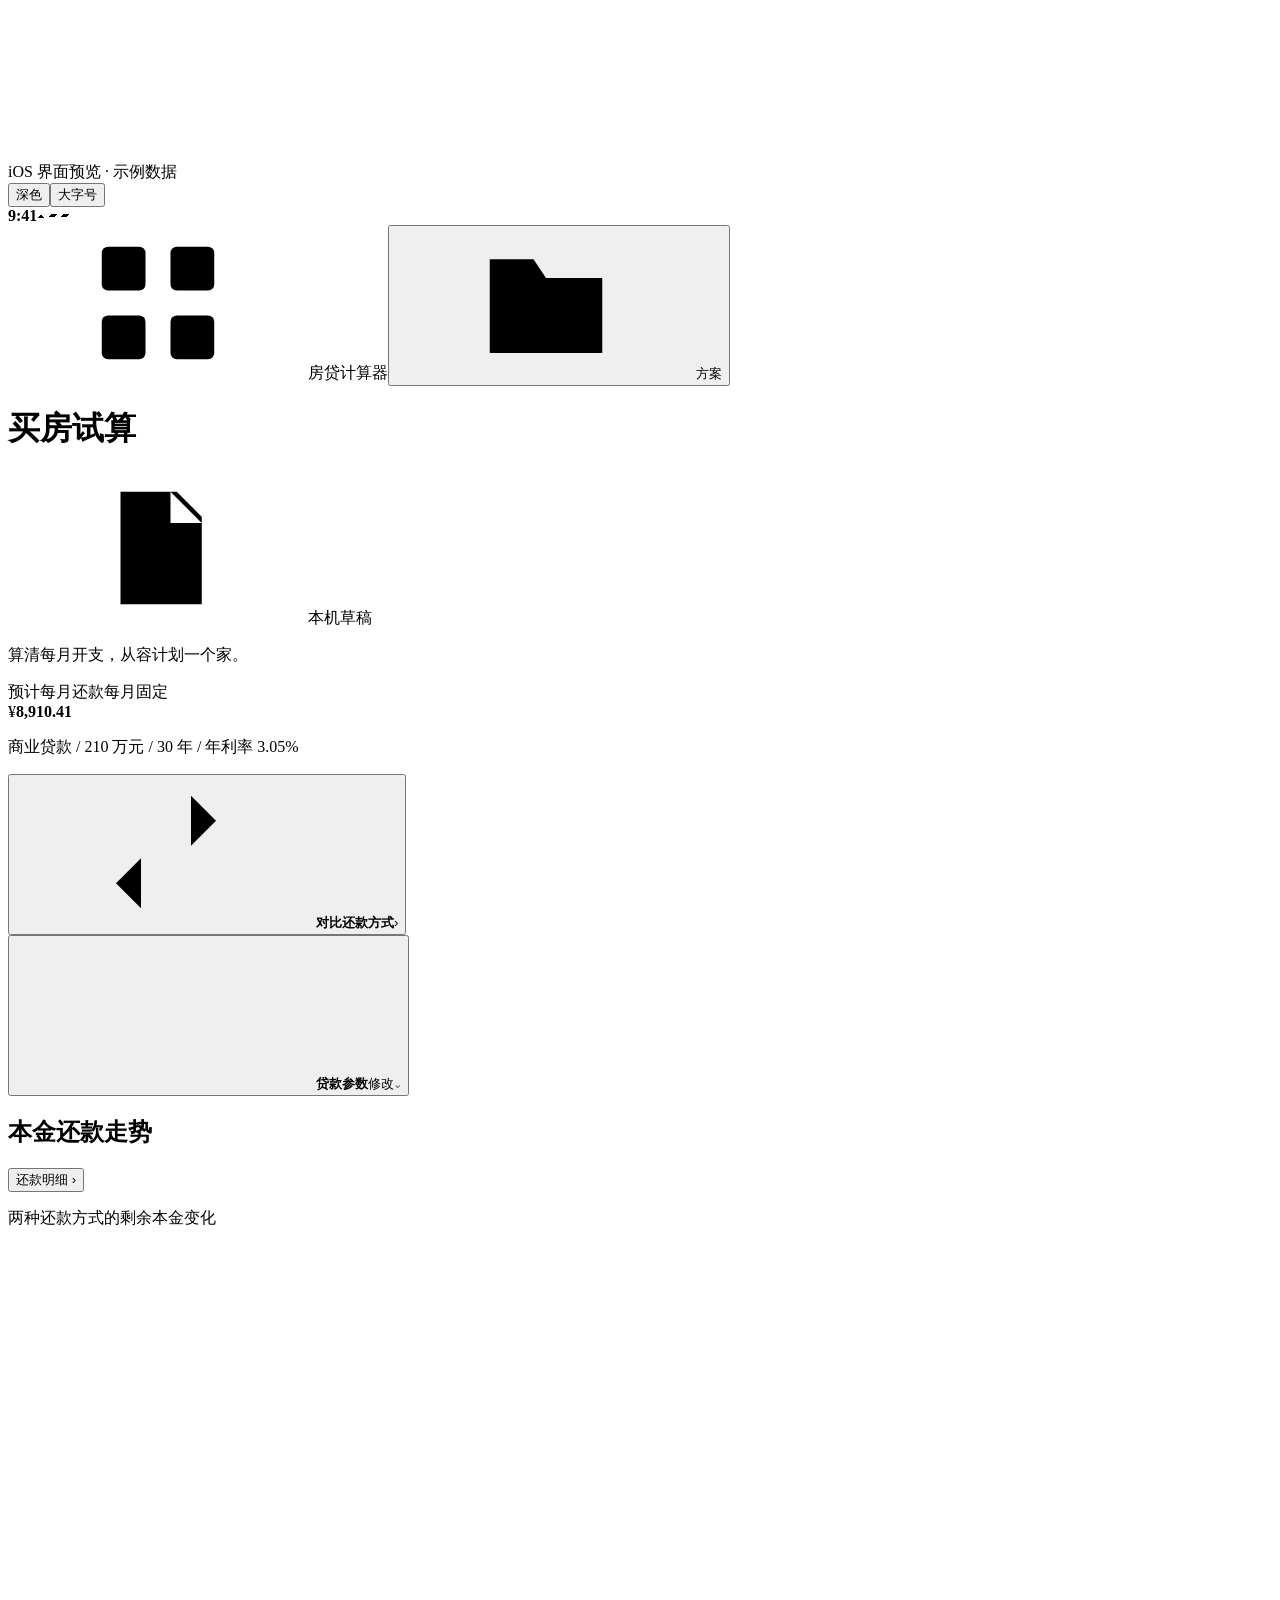
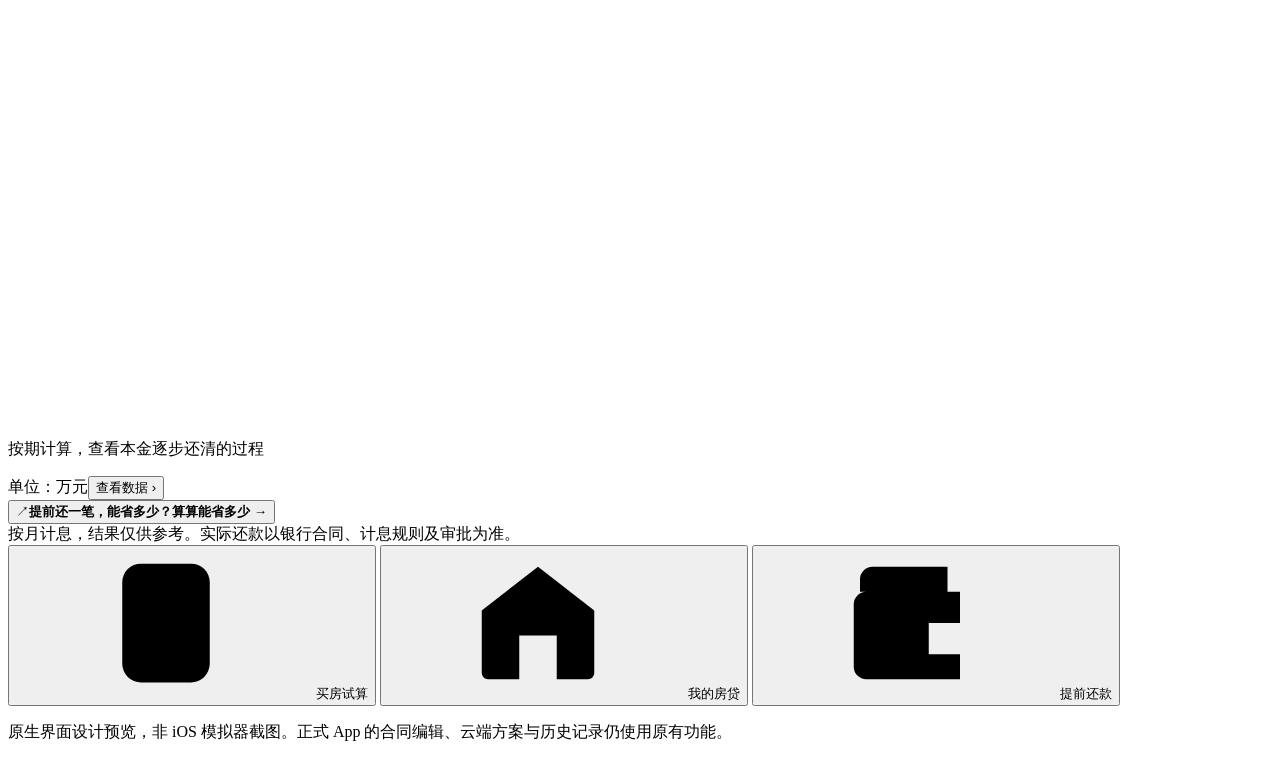
<file: Design/mortgage-v2/page.template.html>
<!doctype html>
<html lang="zh-CN">
<head>
<meta charset="utf-8">
<meta name="viewport" content="width=device-width,initial-scale=1">
<title>房贷 · iOS 新版界面预览</title>
<style>/* STYLES */</style>
</head>
<body>
<svg class="symbols" aria-hidden="true" xmlns="http://www.w3.org/2000/svg"><defs>
<symbol id="home" viewBox="0 0 24 24"><path d="m3 10 9-7 9 7v10a1 1 0 0 1-1 1h-5v-7H9v7H4a1 1 0 0 1-1-1Z"/></symbol>
<symbol id="calc" viewBox="0 0 24 24"><rect x="5" y="2.5" width="14" height="19" rx="3"/><path d="M8 7h8M8 11h1m6 0h1m-8 4h1m6 0h1m-8 3h1m6 0h1"/></symbol>
<symbol id="wallet" viewBox="0 0 24 24"><path d="M4 7V5a2 2 0 0 1 2-2h12v4M4 7h16v14H5a2 2 0 0 1-2-2V9a2 2 0 0 1 2-2Zm16 5h-5v5h5m-2-2.5h.1"/></symbol>
<symbol id="folder" viewBox="0 0 24 24"><path d="M3 7V5h7l2 3h9v12H3Z"/></symbol>
<symbol id="grid" viewBox="0 0 24 24"><rect x="3" y="3" width="7" height="7" rx="1"/><rect x="14" y="3" width="7" height="7" rx="1"/><rect x="3" y="14" width="7" height="7" rx="1"/><rect x="14" y="14" width="7" height="7" rx="1"/></symbol>
<symbol id="sliders" viewBox="0 0 24 24"><path d="M3 6h4m4 0h10M3 12h10m4 0h4M3 18h4m4 0h10M7 3v6m10 0v6M7 15v6"/></symbol>
<symbol id="arrow" viewBox="0 0 24 24"><path d="M5 12h14m-5-5 5 5-5 5"/></symbol>
<symbol id="compare" viewBox="0 0 24 24"><path d="M3 7h17m-4-4 4 4-4 4M21 17H4m4-4-4 4 4 4"/></symbol>
<symbol id="doc" viewBox="0 0 24 24"><path d="M6 3h9l4 4v14H6ZM14 3v5h5M9 12h7m-7 4h7"/></symbol>
</defs></svg>
<div class="preview-tools"><span>iOS 界面预览 · 示例数据</span><div><button type="button" id="theme-toggle" aria-pressed="false">深色</button><button type="button" id="text-toggle" aria-pressed="false">大字号</button></div></div>
<div class="phone" id="phone">
  <div class="status-bar" aria-hidden="true"><strong>9:41</strong><span>▴ ▰ ▰</span></div>
  <header class="app-toolbar"><span class="toolbar-icon" aria-hidden="true"><svg><use href="#grid"/></svg></span><span>房贷计算器</span><button type="button" id="plans-button"><svg><use href="#folder"/></svg>方案</button></header>
  <main class="app-scroll" id="app-scroll">
    <div class="page-heading"><div><h1 id="scene-title">买房试算</h1><span class="draft-badge"><svg><use href="#doc"/></svg><span id="draft-label">本机草稿</span></span></div><p id="scene-subtitle">算清每月开支，从容计划一个家。</p></div>
    <p class="error" id="error" role="alert" hidden></p>
    <section class="summary panel" aria-label="还款测算结果" aria-live="polite">
      <div class="payment-caption"><span id="payment-title">预计每月还款</span><span class="pill" id="payment-badge">每月固定</span></div>
      <div class="monthly"><span>¥</span><strong id="monthly-value">8,910.41</strong></div>
      <p class="meta" id="payment-meta">商业贷款 / 210 万元 / 30 年 / 年利率 3.05%</p>
      <div id="cost-share"><div class="cost-bar" role="img" id="cost-bar"><span id="principal-bar"></span><span></span></div><div class="bar-labels"><span id="principal-ratio"></span><span id="interest-ratio"></span></div></div>
      <div class="metrics" id="metrics"></div>
      <button class="insight" type="button" id="compare-button"><svg><use href="#compare"/></svg><span><span id="insight-text"></span><strong id="compare-label">对比还款方式</strong></span><span aria-hidden="true">›</span></button>
    </section>
    <section class="panel parameters">
      <button class="parameter-toggle" type="button" id="parameter-toggle" aria-expanded="false"><strong><svg><use href="#sliders"/></svg><span id="parameters-title">贷款参数</span></strong><span class="pill" id="parameter-action">修改⌄</span></button>
      <div class="quick-facts" id="quick-facts"></div>
      <form id="parameter-form" hidden novalidate>
        <div class="form-fields" id="form-fields"></div>
        <button class="primary" type="button" id="collapse-button">完成设置</button>
        <p class="form-caption">修改即计算 · 此预览使用独立的示例数据</p>
      </form>
    </section>
    <section class="panel progress-panel" id="progress-panel" hidden></section>
    <section class="panel chart-panel"><div class="chart-heading"><h2 id="chart-title">本金还款走势</h2><button class="pill" type="button" id="schedule-button">还款明细 ›</button></div><p class="chart-subtitle" id="chart-subtitle">两种还款方式的剩余本金变化</p><div class="legend" id="legend"></div><svg class="plot" id="plot" viewBox="0 0 310 190" role="img" aria-label="剩余本金随期数变化"></svg><p class="chart-hint">按期计算，查看本金逐步还清的过程</p><div class="chart-footer"><span>单位：万元</span><button type="button" id="chart-data-button">查看数据 ›</button></div></section>
    <button class="invitation" type="button" id="invitation"><span class="invitation-icon" aria-hidden="true">↗</span><span><strong>提前还一笔，能省多少？</strong><span id="invitation-copy"></span><b>算算能省多少 →</b></span></button>
    <footer>按月计息，结果仅供参考。实际还款以银行合同、计息规则及审批为准。<br><span id="rates-date"></span></footer>
  </main>
  <nav class="bottom-nav" aria-label="房贷功能导航">
    <button type="button" data-scene="trial" aria-pressed="true"><svg><use href="#calc"/></svg><span>买房试算</span></button>
    <button type="button" data-scene="current" aria-pressed="false"><svg><use href="#home"/></svg><span>我的房贷</span></button>
    <button type="button" data-scene="prepayment" aria-pressed="false"><svg><use href="#wallet"/></svg><span>提前还款</span></button>
  </nav>
  <div class="home-indicator" aria-hidden="true"><span></span></div>
  <dialog id="sheet"><div class="sheet-header"><h2 id="sheet-title"></h2><button type="button" id="close-sheet">完成</button></div><div class="sheet-content" id="sheet-content"></div></dialog>
</div>
<p class="preview-note">原生界面设计预览，非 iOS 模拟器截图。正式 App 的合同编辑、云端方案与历史记录仍使用原有功能。</p>
<script>/* CALC */</script><script>/* RATES */</script><script>/* BRIDGE */</script><script>/* INTERACTION */</script>
</body></html>
</file>
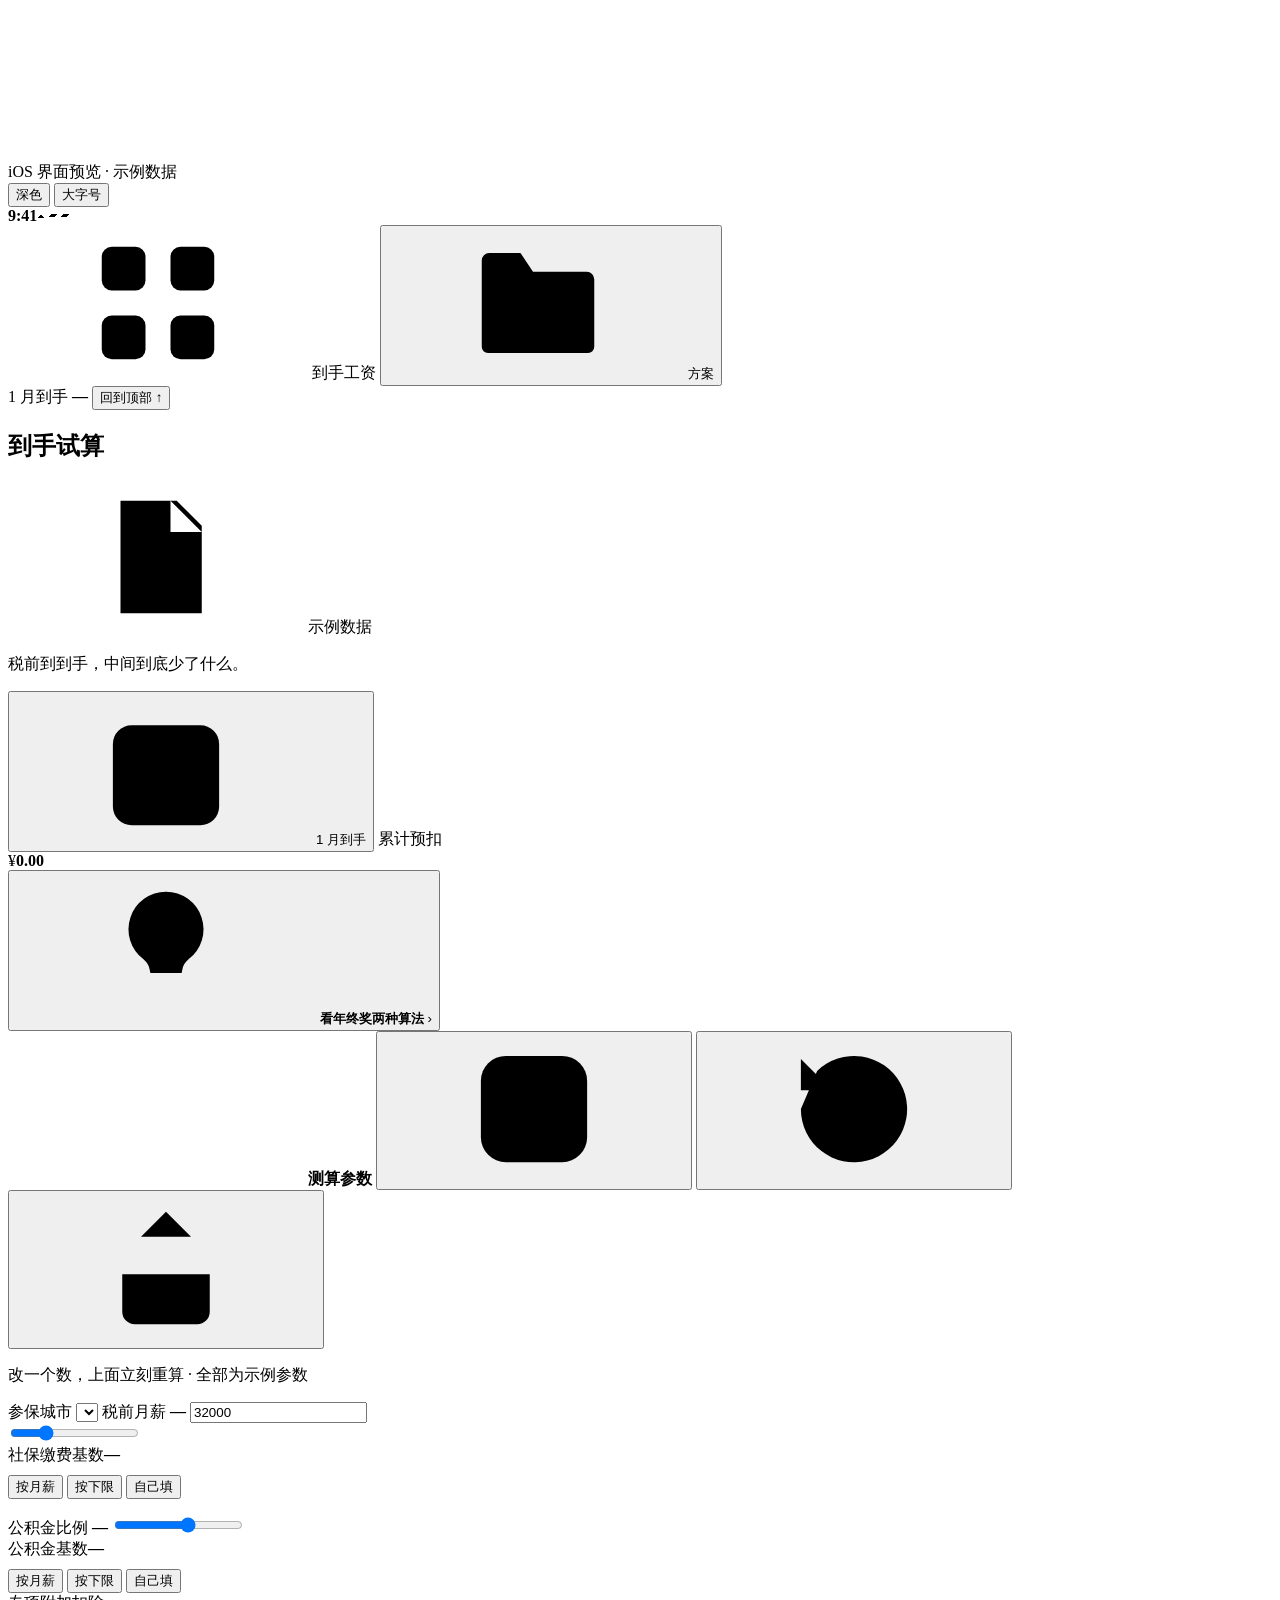
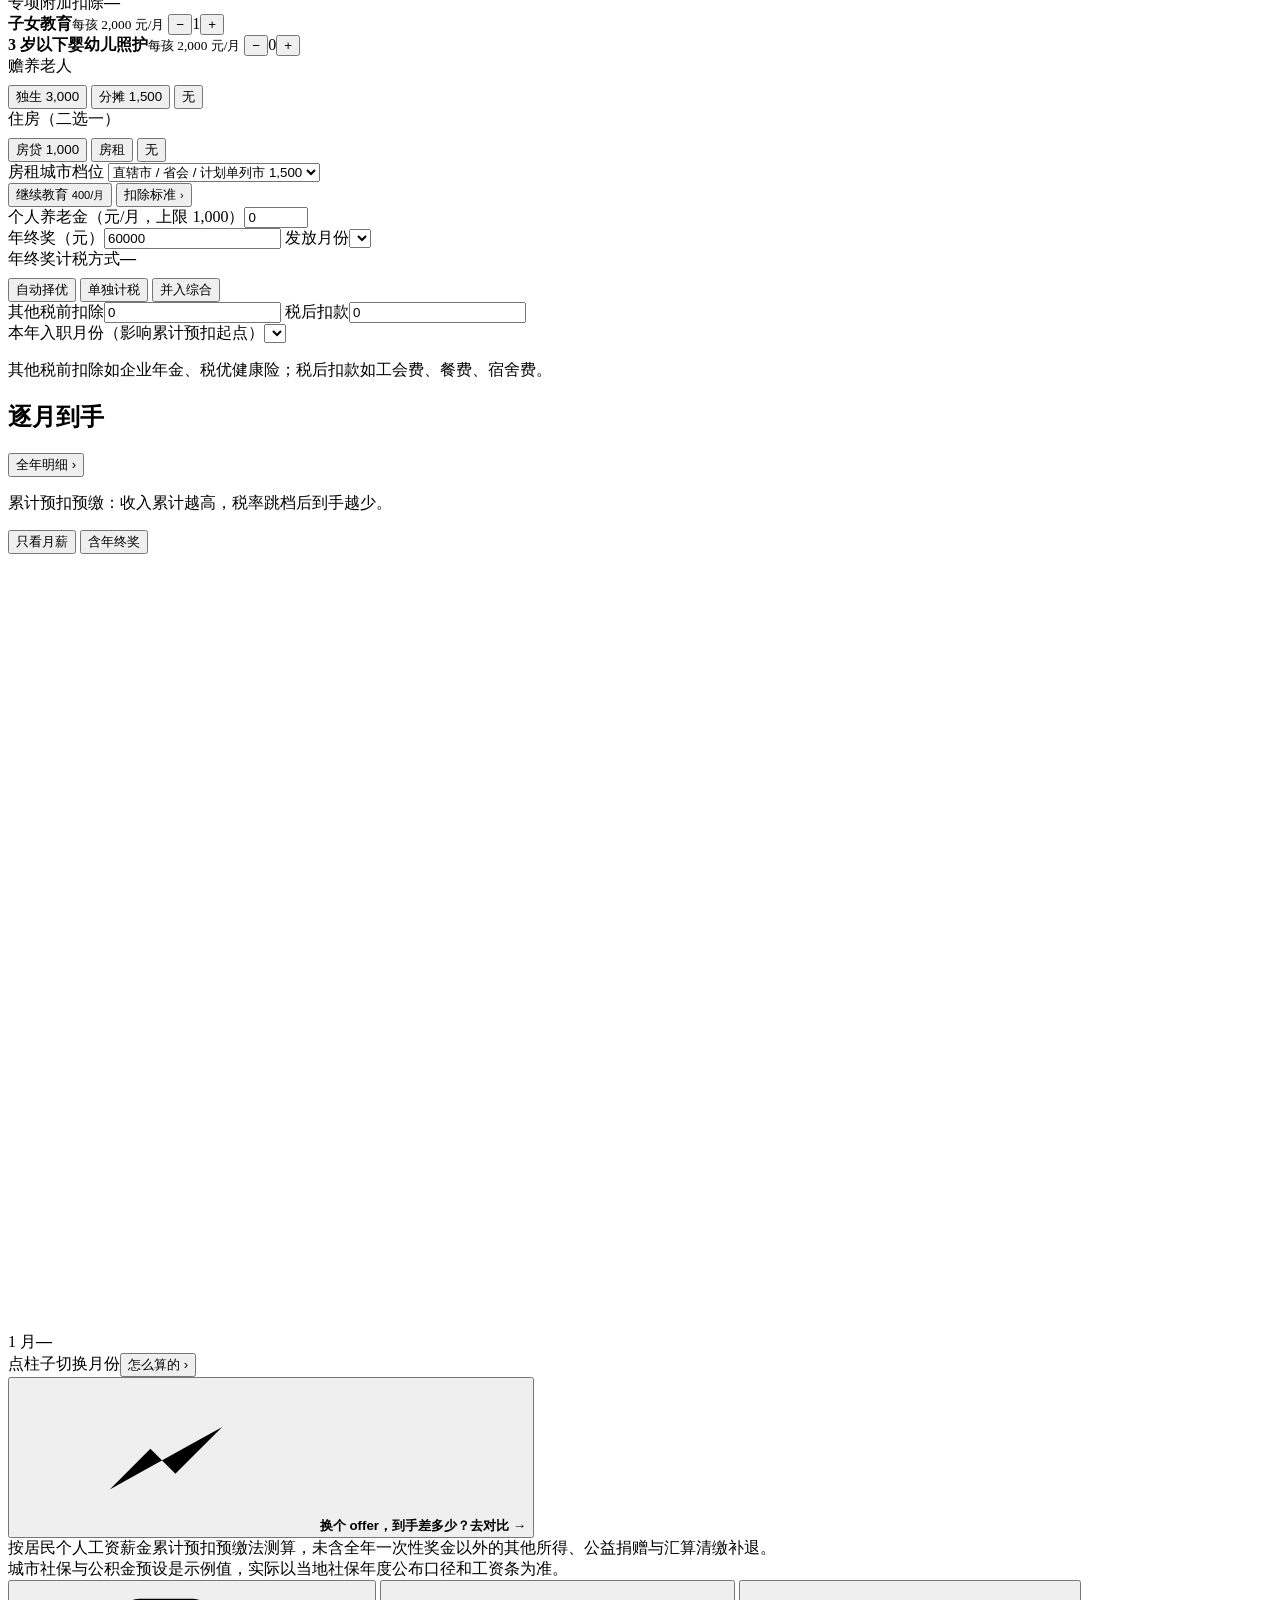
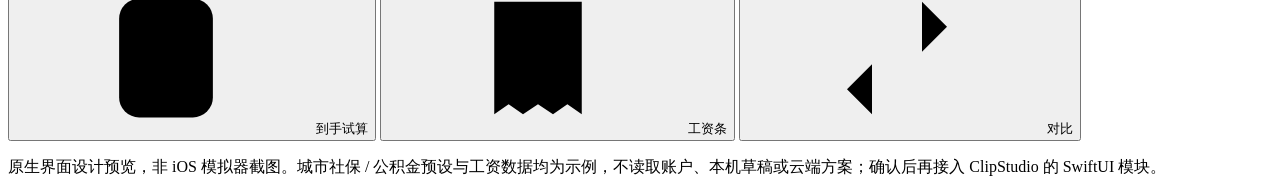
<file: Design/salary-v1/page.template.html>
<!doctype html>
<html lang="zh-CN">
<head>
<meta charset="utf-8">
<meta name="viewport" content="width=device-width,initial-scale=1">
<title>到手工资 · iOS 子应用界面预览</title>
<style>/* STYLES */</style>
</head>
<body>
<svg class="symbols" aria-hidden="true" xmlns="http://www.w3.org/2000/svg"><defs>
<symbol id="grid" viewBox="0 0 24 24"><rect x="3" y="3" width="7" height="7" rx="1.6"/><rect x="14" y="3" width="7" height="7" rx="1.6"/><rect x="3" y="14" width="7" height="7" rx="1.6"/><rect x="14" y="14" width="7" height="7" rx="1.6"/></symbol>
<symbol id="slip" viewBox="0 0 24 24"><path d="M5 3h14v18l-2.3-1.6L14.4 21l-2.4-1.6L9.6 21l-2.3-1.6L5 21Z"/><path d="M8.5 8h7M8.5 12h7M8.5 16h4"/></symbol>
<symbol id="calc" viewBox="0 0 24 24"><rect x="4.5" y="2.5" width="15" height="19" rx="3.2"/><path d="M8 7h8M8 11.5h1.5m4 0H15m-7 4h1.5m4 0H15m-7 3.5h1.5m4 0H15"/></symbol>
<symbol id="compare" viewBox="0 0 24 24"><path d="M3 7h17m-4-4 4 4-4 4M21 17H4m4-4-4 4 4 4"/></symbol>
<symbol id="sliders" viewBox="0 0 24 24"><path d="M3 6h4m4 0h10M3 12h10m4 0h4M3 18h4m4 0h10M7 3v6m10 0v6M7 15v6"/></symbol>
<symbol id="folder" viewBox="0 0 24 24"><path d="M3 7.5V5.2A1.2 1.2 0 0 1 4.2 4h5l2 3h8.6A1.2 1.2 0 0 1 21 8.2V19a1 1 0 0 1-1 1H4a1 1 0 0 1-1-1Z"/></symbol>
<symbol id="doc" viewBox="0 0 24 24"><path d="M6 3h9l4 4v14H6ZM14 3v5h5M9.5 12.5h6m-6 4h6"/></symbol>
<symbol id="reset" viewBox="0 0 24 24"><path d="M3.5 12a8.5 8.5 0 1 0 2.6-6.1M3.5 4v5h5"/></symbol>
<symbol id="dice" viewBox="0 0 24 24"><rect x="3.5" y="3.5" width="17" height="17" rx="4"/><path d="M8.5 8.5h.01M15.5 8.5h.01M12 12h.01M8.5 15.5h.01M15.5 15.5h.01" stroke-width="2.6"/></symbol>
<symbol id="export" viewBox="0 0 24 24"><path d="M12 15V3m-4 4 4-4 4 4M5 13v6a2 2 0 0 0 2 2h10a2 2 0 0 0 2-2v-6"/></symbol>
<symbol id="copy" viewBox="0 0 24 24"><rect x="8.5" y="8.5" width="12" height="12" rx="2.6"/><path d="M15.5 5.5v-1a1 1 0 0 0-1-1h-10a1 1 0 0 0-1 1v10a1 1 0 0 0 1 1h1"/></symbol>
<symbol id="bulb" viewBox="0 0 24 24"><path d="M9 18h6M10 21h4M12 3a6 6 0 0 0-3.6 10.8c.6.5.9 1.1 1 1.7l.1.5h5l.1-.5c.1-.6.4-1.2 1-1.7A6 6 0 0 0 12 3Z"/></symbol>
<symbol id="warn" viewBox="0 0 24 24"><path d="M12 4.5 21 20H3ZM12 10v4.5M12 17.4h.01" stroke-width="1.8"/></symbol>
<symbol id="up" viewBox="0 0 24 24"><path d="M12 20V5m-6 6 6-6 6 6"/></symbol>
<symbol id="trend" viewBox="0 0 24 24"><path d="M3 17.5 9.5 11l4 4L21 7.5M21 7.5h-5m5 0v5"/></symbol>
<symbol id="calendar" viewBox="0 0 24 24"><rect x="3.5" y="5" width="17" height="16" rx="3"/><path d="M3.5 10h17M8 3v4m8-4v4"/></symbol>
</defs></svg>

<div class="preview-tools">
  <span>iOS 界面预览 · 示例数据</span>
  <div>
    <button type="button" id="theme-toggle" aria-pressed="false">深色</button>
    <button type="button" id="text-toggle" aria-pressed="false">大字号</button>
  </div>
</div>

<div class="phone" id="phone">
  <div class="status-bar" aria-hidden="true"><strong>9:41</strong><span>▴ ▰ ▰</span></div>
  <header class="app-toolbar">
    <span class="toolbar-icon" aria-hidden="true"><svg><use href="#grid"/></svg></span>
    <span>到手工资</span>
    <button type="button" class="toolbar-action" id="plans-button"><svg><use href="#folder"/></svg>方案</button>
  </header>

  <div class="sticky-net" id="sticky-net">
    <span><span id="sticky-label">1 月到手</span> <strong id="sticky-value">—</strong></span>
    <button type="button" id="sticky-top">回到顶部 ↑</button>
  </div>

  <main class="app-scroll" id="app-scroll">

    <!-- ══ 场景一：到手试算 ══ -->
    <section class="scene" id="scene-calc">
      <div class="page-heading enter">
        <div><h1>到手试算</h1><span class="badge"><svg><use href="#doc"/></svg>示例数据</span></div>
        <p>税前到到手，中间到底少了什么。</p>
      </div>

      <p class="notice" id="calc-notice" hidden><svg><use href="#warn"/></svg><span id="calc-notice-text"></span></p>

      <section class="slip enter" aria-label="到手工资测算结果" aria-live="polite">
        <div class="slip-head">
          <div class="slip-caption">
            <button type="button" class="slip-month" id="slip-month-button"><svg><use href="#calendar"/></svg><span id="slip-month">1 月到手</span></button>
            <span class="pill" id="slip-badge">累计预扣</span>
          </div>
          <div class="slip-value rnd"><span>¥</span><strong id="net-value">0.00</strong></div>
          <div class="slip-sub" id="slip-sub"></div>
        </div>
        <div class="tear" aria-hidden="true"><i></i><i></i></div>
        <div class="slip-body">
          <div class="flow" id="flow"></div>
          <div class="share" id="share" role="img" aria-label="税前工资去向占比"></div>
          <div class="share-labels" id="share-labels"></div>
          <div class="metrics" id="metrics"></div>
          <button class="insight" type="button" id="insight-button">
            <svg><use href="#bulb"/></svg>
            <span><span id="insight-text"></span><b id="insight-action">看年终奖两种算法</b></span>
            <span aria-hidden="true">›</span>
          </button>
        </div>
      </section>

      <section class="panel controls enter" aria-label="测算参数">
        <div class="controls-head">
          <strong><svg><use href="#sliders"/></svg>测算参数</strong>
          <span class="tools">
            <button type="button" class="icon-btn" id="random-button" title="换一组示例" aria-label="换一组示例"><svg><use href="#dice"/></svg></button>
            <button type="button" class="icon-btn" id="reset-button" title="恢复默认" aria-label="恢复默认"><svg><use href="#reset"/></svg></button>
            <button type="button" class="icon-btn" id="export-button" title="导出工资条" aria-label="导出工资条"><svg><use href="#export"/></svg></button>
          </span>
        </div>
        <p class="control-note">改一个数，上面立刻重算 · 全部为示例参数</p>

        <div class="stack">
          <div class="form-row">
            <label class="field"><span>参保城市</span>
              <select data-field="city" id="city-select"></select>
            </label>
            <label class="field"><span>税前月薪 <b id="gross-read">—</b></span>
              <input data-field="gross" type="number" inputmode="decimal" min="0" step="500" value="32000">
            </label>
          </div>
          <input class="slider" type="range" data-field="gross" id="gross-slider" min="3000" max="120000" step="500" value="32000" aria-label="税前月薪滑块">
          <div class="form-row" id="custom-city-row" hidden>
            <label class="field"><span>社保基数下限</span><input data-field="cityFloor" type="number" min="0" step="1" value="0"></label>
            <label class="field"><span>社保基数上限</span><input data-field="cityCeil" type="number" min="0" step="1" value="999999"></label>
          </div>

          <div class="divider"></div>
          <div>
            <div class="sub-title"><span>社保缴费基数</span><b id="si-base-read">—</b></div>
            <div class="seg" role="group" aria-label="社保基数口径" style="margin-top:9px">
              <button type="button" data-base="auto" aria-pressed="true">按月薪</button>
              <button type="button" data-base="floor" aria-pressed="false">按下限</button>
              <button type="button" data-base="custom" aria-pressed="false">自己填</button>
            </div>
            <label class="field" id="custom-base-field" hidden style="margin-top:11px"><span>自定义社保基数（元）</span><input data-field="customBase" type="number" min="0" step="100" value=""></label>
            <p class="field-hint" id="si-hint"></p>
          </div>
          <label class="field"><span>公积金比例 <b id="fund-read">—</b></span>
            <input class="slider" type="range" data-field="fundRate" id="fund-slider" min="0" max="12" step="0.5" value="7">
          </label>
          <div>
            <div class="sub-title"><span>公积金基数</span><b id="fund-base-read">—</b></div>
            <div class="seg" role="group" aria-label="公积金基数口径" style="margin-top:9px">
              <button type="button" data-fundbase="auto" aria-pressed="true">按月薪</button>
              <button type="button" data-fundbase="floor" aria-pressed="false">按下限</button>
              <button type="button" data-fundbase="custom" aria-pressed="false">自己填</button>
            </div>
            <label class="field" id="custom-fund-field" hidden style="margin-top:11px"><span>自定义公积金基数（元）</span><input data-field="customFundBase" type="number" min="0" step="100" value=""></label>
          </div>

          <div class="divider"></div>
          <div class="sub-title"><span>专项附加扣除</span><b id="special-read">—</b></div>
          <div class="ded-row">
            <span><b>子女教育</b><small>每孩 2,000 元/月</small></span>
            <span class="stepper"><button type="button" data-step="children" data-delta="-1" aria-label="减少子女数">−</button><span id="children-count">1</span><button type="button" data-step="children" data-delta="1" aria-label="增加子女数">+</button></span>
          </div>
          <div class="ded-row">
            <span><b>3 岁以下婴幼儿照护</b><small>每孩 2,000 元/月</small></span>
            <span class="stepper"><button type="button" data-step="infants" data-delta="-1" aria-label="减少婴幼儿数">−</button><span id="infants-count">0</span><button type="button" data-step="infants" data-delta="1" aria-label="增加婴幼儿数">+</button></span>
          </div>
          <div>
            <div class="sub-title" style="margin-bottom:8px"><span>赡养老人</span></div>
            <div class="seg" role="group" aria-label="赡养老人扣除">
              <button type="button" data-elder="only" aria-pressed="true">独生 3,000</button>
              <button type="button" data-elder="share" aria-pressed="false">分摊 1,500</button>
              <button type="button" data-elder="none" aria-pressed="false">无</button>
            </div>
          </div>
          <div>
            <div class="sub-title" style="margin-bottom:8px"><span>住房（二选一）</span></div>
            <div class="seg" role="group" aria-label="住房扣除">
              <button type="button" data-housing="loan" aria-pressed="false">房贷 1,000</button>
              <button type="button" data-housing="rent" aria-pressed="true">房租</button>
              <button type="button" data-housing="none" aria-pressed="false">无</button>
            </div>
            <label class="field" id="rent-field" style="margin-top:11px"><span>房租城市档位</span>
              <select data-field="rentTier">
                <option value="0">直辖市 / 省会 / 计划单列市 1,500</option>
                <option value="1">户籍人口超 100 万 1,100</option>
                <option value="2">户籍人口不超 100 万 800</option>
              </select>
            </label>
          </div>
          <div class="chips">
            <button type="button" class="chip" data-toggle="study" aria-pressed="false">继续教育 <small>400/月</small></button>
            <button type="button" class="chip" id="standard-button" aria-pressed="false">扣除标准 <small>›</small></button>
          </div>
          <label class="field"><span>个人养老金（元/月，上限 1,000）</span><input data-field="pension" type="number" min="0" max="1000" step="100" value="0"></label>

          <div class="divider"></div>
          <div class="form-row">
            <label class="field"><span>年终奖（元）</span><input data-field="bonus" type="number" min="0" step="1000" value="60000"></label>
            <label class="field"><span>发放月份</span><select data-field="bonusMonth" id="bonus-month-select"></select></label>
          </div>
          <div>
            <div class="sub-title" style="margin-bottom:8px"><span>年终奖计税方式</span><b id="bonus-mode-read">—</b></div>
            <div class="seg" role="group" aria-label="年终奖计税方式">
              <button type="button" data-bonusmode="auto" aria-pressed="true">自动择优</button>
              <button type="button" data-bonusmode="separate" aria-pressed="false">单独计税</button>
              <button type="button" data-bonusmode="merged" aria-pressed="false">并入综合</button>
            </div>
          </div>

          <div class="divider"></div>
          <div class="form-row">
            <label class="field"><span>其他税前扣除</span><input data-field="otherPre" type="number" min="0" step="50" value="0"></label>
            <label class="field"><span>税后扣款</span><input data-field="afterTax" type="number" min="0" step="50" value="0"></label>
          </div>
          <label class="field"><span>本年入职月份（影响累计预扣起点）</span><select data-field="startMonth" id="start-month-select"></select></label>
          <p class="field-hint">其他税前扣除如企业年金、税优健康险；税后扣款如工会费、餐费、宿舍费。</p>
        </div>
      </section>

      <section class="panel enter" aria-label="逐月到手走势">
        <div class="chart-head">
          <h2>逐月到手</h2>
          <button type="button" class="pill" id="detail-button">全年明细 ›</button>
        </div>
        <p class="chart-sub" id="chart-sub">累计预扣预缴：收入累计越高，税率跳档后到手越少。</p>
        <div class="seg" role="group" aria-label="图表口径" style="margin-top:12px">
          <button type="button" data-chart="salary" aria-pressed="true">只看月薪</button>
          <button type="button" data-chart="all" aria-pressed="false">含年终奖</button>
        </div>
        <div class="legend" id="legend"></div>
        <svg class="plot" id="plot" viewBox="0 0 320 196" role="img" aria-label="十二个月到手工资与扣除构成"></svg>
        <div class="chart-read"><span id="chart-read-label">1 月</span><strong id="chart-read-value">—</strong></div>
        <div class="chart-foot"><span>点柱子切换月份</span><button type="button" id="explain-button">怎么算的 ›</button></div>
      </section>

      <button class="invite enter" type="button" id="invite-button">
        <span class="invite-icon" aria-hidden="true"><svg><use href="#trend"/></svg></span>
        <span><strong>换个 offer，到手差多少？</strong><small id="invite-copy"></small><b>去对比 →</b></span>
      </button>

      <footer>按居民个人工资薪金累计预扣预缴法测算，未含全年一次性奖金以外的其他所得、公益捐赠与汇算清缴补退。<br>城市社保与公积金预设是示例值，实际以当地社保年度公布口径和工资条为准。<br><span id="policy-note"></span></footer>
    </section>

    <!-- ══ 场景二：工资条 ══ -->
    <section class="scene" id="scene-slip" hidden>
      <div class="page-heading enter">
        <div><h1>逐月工资条</h1><span class="badge"><svg><use href="#doc"/></svg>示例数据</span></div>
        <p>每一笔扣款都对得上，个税能看到算式。</p>
      </div>
      <div class="month-strip" id="month-strip" role="group" aria-label="选择月份"></div>
      <section class="receipt enter" aria-label="当月工资条">
        <div class="receipt-head">
          <div><h2 id="receipt-title">1 月工资条</h2><p id="receipt-sub"></p></div>
          <span class="pill" id="receipt-pill">在职</span>
        </div>
        <div class="receipt-section"><h3><span>应发项目</span></h3><div id="receipt-income"></div></div>
        <div class="receipt-section"><h3><span>个人扣除</span></h3><div id="receipt-deduct"></div></div>
        <div class="er-toggle">
          <span>显示单位缴纳部分<small style="display:block;font-size:10px;opacity:.8;margin-top:3px">不影响你的到手，只影响公司成本</small></span>
          <button type="button" class="switch" id="employer-switch" aria-pressed="false" aria-label="显示单位缴纳部分"></button>
        </div>
        <div class="receipt-section" id="employer-section" hidden><h3><span>单位缴纳</span><span id="receipt-er-sum"></span></h3><div id="receipt-employer"></div></div>
        <div class="receipt-section"><div class="rline net sum"><span>实发到手</span><b class="rnd" id="receipt-net">—</b></div></div>
      </section>

      <section class="panel enter" aria-label="本月个税算式">
        <div class="chart-head"><h2>本月个税怎么来的</h2><span class="pill tax" id="tax-rate-pill">—</span></div>
        <div class="tax-steps" id="tax-steps" style="margin-top:14px"></div>
        <p class="formula" id="tax-formula"></p>
      </section>

      <div class="actions enter">
        <button type="button" class="btn" id="copy-slip-button"><svg><use href="#copy"/></svg>复制工资条</button>
        <button type="button" class="btn primary" id="download-slip-button"><svg><use href="#export"/></svg>导出文本</button>
      </div>
      <footer>工资条按当前测算参数生成，不代表任何真实单位的发放结果。</footer>
    </section>

    <!-- ══ 场景三：对比 ══ -->
    <section class="scene" id="scene-compare" hidden>
      <div class="page-heading enter">
        <div><h1>算清差别</h1><span class="badge"><svg><use href="#compare"/></svg>示例数据</span></div>
        <p>年终奖怎么发、offer 怎么选、涨薪能落袋多少。</p>
      </div>

      <section class="panel enter" aria-label="年终奖计税方式对比">
        <div class="chart-head"><h2>年终奖两种算法</h2><span class="pill" id="bonus-amount-pill">—</span></div>
        <p class="chart-sub">同一笔年终奖，选错方式一年可能差几千元。</p>
        <div class="versus" id="bonus-versus" style="margin-top:14px"></div>
        <div class="delta" id="bonus-delta" style="margin-top:12px"></div>
        <p class="field-hint" id="bonus-trap" style="margin-top:10px"></p>
      </section>

      <section class="panel enter" aria-label="两份 offer 对比">
        <div class="chart-head"><h2>两份 offer</h2><button type="button" class="pill" id="sync-offer-button">A 同步当前 ›</button></div>
        <p class="chart-sub">A 默认取当前测算参数，B 可以随便改。</p>
        <div class="offer-grid" style="margin-top:14px">
          <div class="offer-card a">
            <header><strong><i>A</i>当前方案</strong><span class="pill" id="offer-a-city">—</span></header>
            <div class="mini">
              <label>税前月薪<input data-offer="a" data-key="gross" type="number" min="0" step="500"></label>
              <label>年终奖<input data-offer="a" data-key="bonus" type="number" min="0" step="1000"></label>
              <label>公积金 %<input data-offer="a" data-key="fundRate" type="number" min="0" max="12" step="0.5"></label>
              <label>城市<select data-offer="a" data-key="city"></select></label>
            </div>
            <div class="result"><span>全年到手</span><strong id="offer-a-net">—</strong></div>
          </div>
          <div class="offer-card b">
            <header><strong><i>B</i>另一份 offer</strong><span class="pill" id="offer-b-city">—</span></header>
            <div class="mini">
              <label>税前月薪<input data-offer="b" data-key="gross" type="number" min="0" step="500"></label>
              <label>年终奖<input data-offer="b" data-key="bonus" type="number" min="0" step="1000"></label>
              <label>公积金 %<input data-offer="b" data-key="fundRate" type="number" min="0" max="12" step="0.5"></label>
              <label>城市<select data-offer="b" data-key="city"></select></label>
            </div>
            <div class="result"><span>全年到手</span><strong id="offer-b-net">—</strong></div>
          </div>
        </div>
        <div class="delta" id="offer-delta" style="margin-top:12px"></div>
        <div class="bars" id="offer-bars" style="margin-top:14px"></div>
      </section>

      <section class="panel enter" aria-label="涨薪边际测算">
        <div class="chart-head"><h2>涨薪能落袋多少</h2><span class="pill" id="marginal-pill">—</span></div>
        <p class="chart-sub">月薪加一笔，社保、公积金和个税会跟着吃掉一部分。</p>
        <label class="field" style="margin-top:14px"><span>月薪增加 <b id="raise-read">—</b></span>
          <input class="slider" type="range" id="raise-slider" min="500" max="10000" step="500" value="1000">
        </label>
        <div class="metrics" id="marginal-metrics" style="margin-top:16px"></div>
      </section>

      <section class="panel enter" aria-label="全年汇总">
        <div class="chart-head"><h2>全年这笔钱去哪了</h2><span class="pill" id="year-total-pill">—</span></div>
        <div class="bars" id="year-bars" style="margin-top:16px"></div>
        <p class="field-hint" id="year-note" style="margin-top:14px"></p>
      </section>
      <footer>对比结果基于同一套示例参数与现行税率表，不含股权激励、劳务报酬与地方性补贴差异。</footer>
    </section>
  </main>

  <nav class="bottom-nav" aria-label="到手工资功能导航">
    <button type="button" data-scene="calc" aria-pressed="true"><svg><use href="#calc"/></svg><span>到手试算</span></button>
    <button type="button" data-scene="slip" aria-pressed="false"><svg><use href="#slip"/></svg><span>工资条</span></button>
    <button type="button" data-scene="compare" aria-pressed="false"><svg><use href="#compare"/></svg><span>对比</span></button>
  </nav>
  <div class="home-indicator" aria-hidden="true"><span></span></div>
  <div class="toast" id="toast" role="status" aria-live="polite"></div>
  <dialog id="sheet" aria-labelledby="sheet-title">
    <div class="sheet-header"><h2 id="sheet-title"></h2><button type="button" id="close-sheet">完成</button></div>
    <div class="sheet-content" id="sheet-content"></div>
  </dialog>
</div>

<p class="preview-note">原生界面设计预览，非 iOS 模拟器截图。城市社保 / 公积金预设与工资数据均为示例，不读取账户、本机草稿或云端方案；确认后再接入 ClipStudio 的 SwiftUI 模块。</p>
<script>/* CALC */</script><script>/* INTERACTION */</script>
</body></html>
</file>
